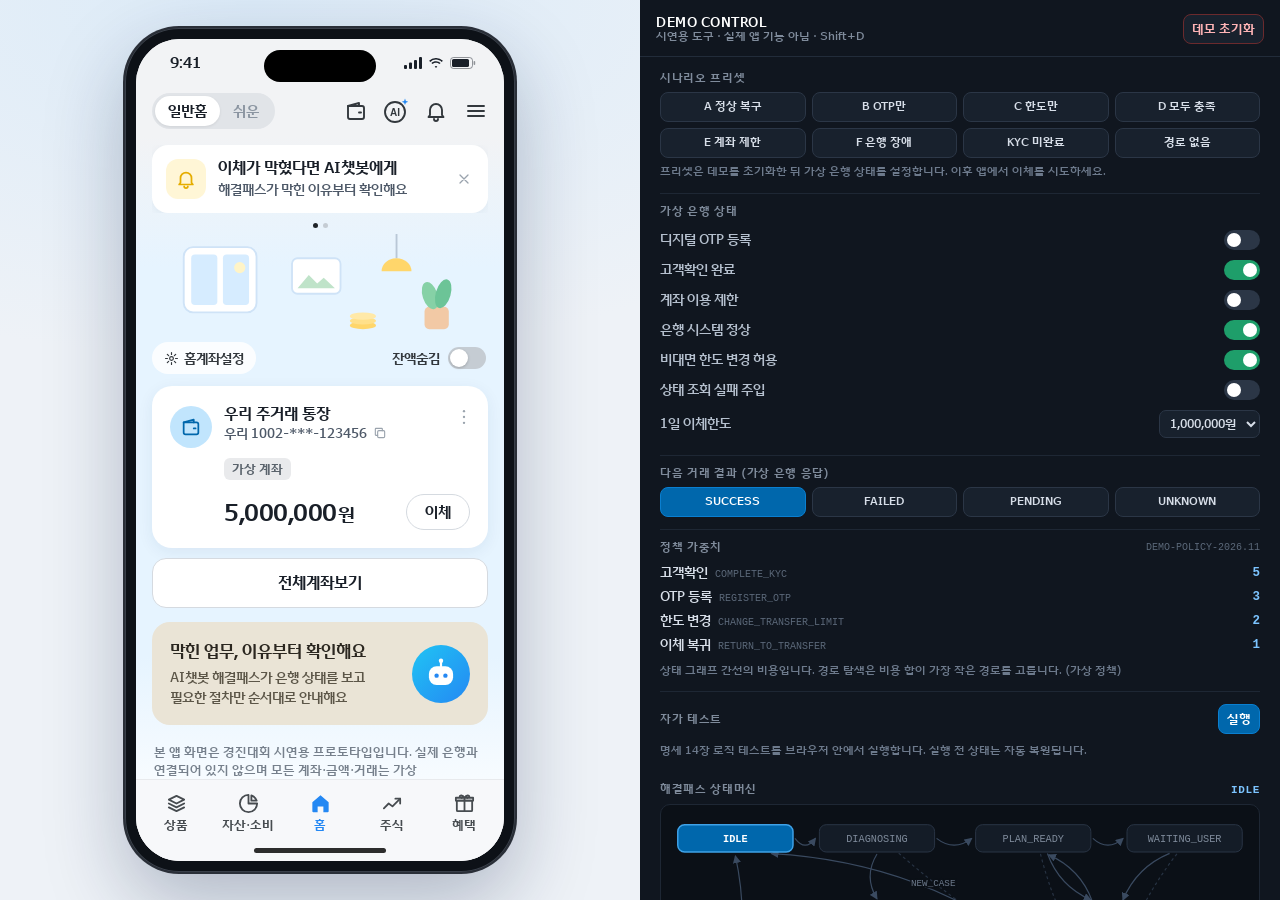
<file: index.html>
<!DOCTYPE html>
<html lang="ko">
<head>
  <meta charset="UTF-8" />
  <meta name="viewport" content="width=device-width, initial-scale=1, viewport-fit=cover" />
  <meta name="theme-color" content="#0067AC" />
  <meta name="description" content="WON 해결패스 인터랙티브 프로토타입 - 모든 데이터와 거래는 브라우저 내부 시뮬레이션입니다." />
  <title>WON 해결패스 · 인터랙티브 프로토타입</title>
  <link rel="stylesheet" href="css/style.css" />
  <link rel="stylesheet" href="css/components.css" />
</head>
<body>
  <div class="stage">
    <div class="stage-main">
      <section class="stage-intro" aria-label="프로토타입 소개">
        <p class="stage-intro__eyebrow">WIN &amp; WON<br>2026 우리은행 X SSAFY 아이디어 경진대회</p>
        <h1 class="stage-intro__title">WON 해결패스</h1>
        <p class="stage-intro__desc">“이체가 안 돼요”에서 해결 확인까지.<br />상태 기반 금융 업무 오류 해결 서비스 프로토타입</p>
      </section>

      <div class="phone" id="phone">
        <div class="phone-island" aria-hidden="true"></div>
        <div class="phone-screen">
          <div class="statusbar" aria-hidden="true">
            <span class="statusbar__time">9:41</span>
            <span class="statusbar__icons">
              <svg width="18" height="12" viewBox="0 0 18 12"><rect x="0" y="8" width="3" height="4" rx="1"/><rect x="5" y="5.5" width="3" height="6.5" rx="1"/><rect x="10" y="3" width="3" height="9" rx="1"/><rect x="15" y="0" width="3" height="12" rx="1"/></svg>
              <svg width="16" height="12" viewBox="0 0 16 12"><path d="M8 2.6c2.2 0 4.2.9 5.7 2.3l1.2-1.2A9.7 9.7 0 0 0 8 1 9.7 9.7 0 0 0 1.1 3.7l1.2 1.2A8.1 8.1 0 0 1 8 2.6Zm0 3.2c1.3 0 2.5.5 3.4 1.3l1.2-1.2A6.6 6.6 0 0 0 8 4.2c-1.8 0-3.4.7-4.6 1.7l1.2 1.2c.9-.8 2.1-1.3 3.4-1.3Zm0 3.2c-.5 0-1 .2-1.3.5L8 11l1.3-1.5c-.3-.3-.8-.5-1.3-.5Z"/></svg>
              <svg width="26" height="12" viewBox="0 0 26 12"><rect x=".5" y=".5" width="22" height="11" rx="3" fill="none" stroke="currentColor" opacity=".45"/><rect x="2" y="2" width="17" height="8" rx="1.6"/><rect x="23.6" y="4" width="1.6" height="4" rx=".8" opacity=".45"/></svg>
            </span>
          </div>
          <main class="viewport" id="viewport" aria-live="polite"></main>
          <div class="overlay-root" id="overlay-root"></div>
          <div class="home-indicator" aria-hidden="true"></div>
        </div>
      </div>
    </div>

    <aside class="demo-panel" id="demo-panel" aria-label="시연 제어 패널"></aside>
  </div>

  <!-- ES Module 대신 일반 script를 의존 순서대로 로드한다 (file:// 실행 지원) -->
  <script src="js/state.js"></script>
  <script src="js/mockBank.js"></script>
  <script src="js/ruleEngine.js"></script>
  <script src="js/pathfinder.js"></script>
  <script src="js/chatbot.js"></script>
  <script src="js/ui.js"></script>
  <script src="js/app.js"></script>
  <script src="js/demoPanel.js"></script>
  <script src="js/selfTest.js"></script>
</body>
</html>
</file>
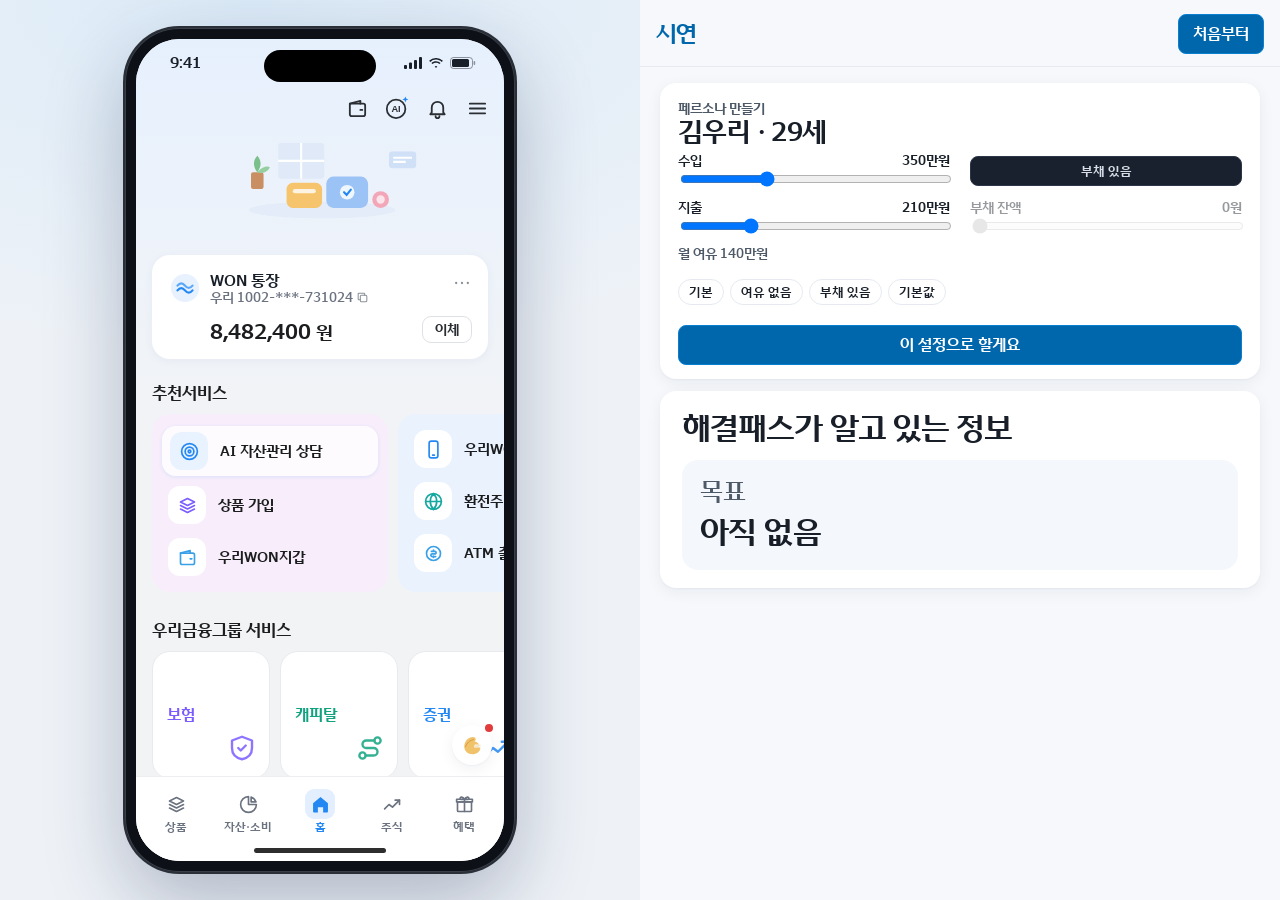
<file: prototype/index.html>
<!DOCTYPE html>
<html lang="ko">
<head>
  <meta charset="UTF-8" />
  <meta name="viewport" content="width=device-width, initial-scale=1, viewport-fit=cover" />
  <meta name="theme-color" content="#0067AC" />
  <meta name="description" content="WON 해결패스 인터랙티브 목업 - 자산관리 상담과 상품 가입 지원 AI 에이전트" />
  <title>WON 해결패스 · 인터랙티브 프로토타입</title>
  <link rel="stylesheet" href="css/style.css?v=20261120b" />
  <link rel="stylesheet" href="css/components.css?v=20261120b" />
  <link rel="stylesheet" href="css/won.css?v=20261120b" />
  <script>
    if (/[?&]present=1/.test(location.search)) document.documentElement.classList.add('is-present');
  </script>
</head>
<body>
  <div class="stage">
    <div class="stage-main">
      <section class="stage-intro" aria-label="프로토타입 소개">
        <p class="stage-intro__eyebrow">WIN &amp; WON<br>2026 우리은행 X SSAFY 아이디어 경진대회</p>
        <h1 class="stage-intro__title">WON 해결패스</h1>
        <p class="stage-intro__desc">자산관리 상담에서 상품 선택, 가입 완료 확인까지.<br />우리WON뱅킹 AI 에이전트 프로토타입</p>
      </section>

      <div class="phone" id="phone">
        <div class="phone-island" aria-hidden="true"></div>
        <div class="phone-screen">
          <div class="statusbar" aria-hidden="true">
            <span class="statusbar__time">9:41</span>
            <span class="statusbar__icons">
              <svg width="18" height="12" viewBox="0 0 18 12"><rect x="0" y="8" width="3" height="4" rx="1"/><rect x="5" y="5.5" width="3" height="6.5" rx="1"/><rect x="10" y="3" width="3" height="9" rx="1"/><rect x="15" y="0" width="3" height="12" rx="1"/></svg>
              <svg width="16" height="12" viewBox="0 0 16 12"><path d="M8 2.6c2.2 0 4.2.9 5.7 2.3l1.2-1.2A9.7 9.7 0 0 0 8 1 9.7 9.7 0 0 0 1.1 3.7l1.2 1.2A8.1 8.1 0 0 1 8 2.6Zm0 3.2c1.3 0 2.5.5 3.4 1.3l1.2-1.2A6.6 6.6 0 0 0 8 4.2c-1.8 0-3.4.7-4.6 1.7l1.2 1.2c.9-.8 2.1-1.3 3.4-1.3Zm0 3.2c-.5 0-1 .2-1.3.5L8 11l1.3-1.5c-.3-.3-.8-.5-1.3-.5Z"/></svg>
              <svg width="26" height="12" viewBox="0 0 26 12"><rect x=".5" y=".5" width="22" height="11" rx="3" fill="none" stroke="currentColor" opacity=".45"/><rect x="2" y="2" width="17" height="8" rx="1.6"/><rect x="23.6" y="4" width="1.6" height="4" rx=".8" opacity=".45"/></svg>
            </span>
          </div>
          <main class="viewport" id="viewport" aria-live="polite"></main>
          <div class="overlay-root" id="overlay-root"></div>
          <div class="home-indicator" aria-hidden="true"></div>
        </div>
      </div>
    </div>

    <aside class="demo-panel" id="demo-panel" aria-label="시연 제어 패널"></aside>
  </div>

  <!-- ES Module 대신 일반 script를 의존 순서대로 로드한다 (file:// 실행 지원) -->
  <script src="js/state.js?v=20261120b"></script>
  <script src="js/data/scenario.js?v=20261120b"></script>
  <script src="js/mockBank.js?v=20261120b"></script>
  <script src="js/ruleEngine.js?v=20261120b"></script>
  <script src="js/pathfinder.js?v=20261120b"></script>
  <script src="js/assetAdvisor.js?v=20261120b"></script>
  <script src="js/lumpsumAdvisor.js?v=20261120b"></script>
  <script src="js/data/lumpsumScript.js?v=20261120b"></script>
  <script src="js/aiSchema.js?v=20261120b"></script>
  <script src="js/aiAgent.js?v=20261120b"></script>
  <script src="js/ui.js?v=20261120b"></script>
  <script src="js/app.js?v=20261120b"></script>
  <script src="js/flows/joinFlow.js?v=20261120b"></script>
  <script src="js/flows/directFlow.js?v=20261120b"></script>
  <script src="js/flows/assetFlow.js?v=20261120b"></script>
  <script src="js/flows/lumpsumFlow.js?v=20261120b"></script>
  <script src="js/screens/home.js?v=20261120b"></script>
  <script src="js/screens/join.js?v=20261120b"></script>
  <script src="js/screens/direct.js?v=20261120b"></script>
  <script src="js/screens/asset.js?v=20261120b"></script>
  <script src="js/screens/spend.js?v=20261120b"></script>
  <script src="js/screens/lumpsum.js?v=20261120b"></script>
  <script src="js/goalInfo.js?v=20261120b"></script>
  <script src="js/demoPanel.js?v=20261120b"></script>
  <script src="js/selfTest.js?v=20261120b"></script>
</body>
</html>
</file>
<file: css/style.css>
/* =========================================================
   WON 해결패스 프로토타입 - 레이아웃 / 디자인 토큰
   ========================================================= */

/* 우리다움체: 우리금융그룹 무료 배포 서체. 라이선스상 배포 파일(TTF) 그대로 사용한다.
   힌팅이 포함된 TTF 배포본이 Windows에서 OTF보다 작은 글자를 선명하게 렌더링한다. */
@font-face {
  font-family: "Wooridaum";
  src: url("../fonts/WooridaumL.ttf") format("truetype");
  font-weight: 300;
  font-display: swap;
}

@font-face {
  font-family: "Wooridaum";
  src: url("../fonts/WooridaumR.ttf") format("truetype");
  font-weight: 400;
  font-display: swap;
}

@font-face {
  font-family: "Wooridaum";
  src: url("../fonts/WooridaumB.ttf") format("truetype");
  font-weight: 700;
  font-display: swap;
}

:root {
  /* 앱 UI 기본색(우리WON뱅킹 화면 기준)과 CI 색상 */
  --won-blue: #2488f3;
  --won-blue-dark: #1a72d6;
  --won-blue-deep: #0067ac;
  --won-blue-light: #e6eeff;
  --won-sky: #20c4f4;

  --bg: #f2f3f5;
  --surface: #ffffff;
  --line: #e6eaf0;
  --line-strong: #d3dae3;

  --text: #191f28;
  --text-2: #4e5968;
  --text-3: #76808c;

  --success: #1e9e6a;
  --success-bg: #e7f6ef;
  --warning: #e08f00;
  --warning-bg: #fff4dc;
  --danger: #e5484d;
  --danger-bg: #fdecec;
  --neutral-bg: #eef1f5;

  --radius-sm: 10px;
  --radius: 16px;
  --radius-lg: 22px;

  --shadow-card: 0 1px 2px rgba(16, 32, 64, 0.04), 0 4px 16px rgba(16, 32, 64, 0.06);
  --shadow-float: 0 12px 40px rgba(10, 30, 70, 0.18);

  --font: "Wooridaum", "Pretendard", "Pretendard Variable", -apple-system, BlinkMacSystemFont, "Apple SD Gothic Neo",
    "Malgun Gothic", "맑은 고딕", "Noto Sans KR", system-ui, sans-serif;
  --mono: "SFMono-Regular", Consolas, "D2Coding", "Liberation Mono", monospace;

  --ease: cubic-bezier(0.22, 0.8, 0.24, 1);
}

*,
*::before,
*::after {
  box-sizing: border-box;
}

html,
body {
  margin: 0;
  padding: 0;
  height: 100%;
}

body {
  font-family: var(--font);
  color: var(--text);
  background: radial-gradient(1200px 600px at 20% 0%, #dcebf8 0%, transparent 60%),
    radial-gradient(900px 600px at 100% 100%, #e3e9f6 0%, transparent 55%), #eef2f7;
  -webkit-font-smoothing: antialiased;
  -webkit-tap-highlight-color: transparent;
  word-break: keep-all;
  overflow-wrap: anywhere;
}

button,
input,
select,
textarea {
  font: inherit;
  color: inherit;
}

button {
  cursor: pointer;
}

/* ---------- Stage (PC) ---------- */

/* PC: 왼쪽 50% 앱, 오른쪽 50% 시연 제어 패널 */
.stage {
  height: 100vh;
  height: 100dvh;
  display: grid;
  grid-template-columns: 1fr 1fr;
}

.stage.is-panel-hidden {
  grid-template-columns: 1fr;
}

.stage-main {
  min-width: 0;
  min-height: 0;
  display: flex;
  align-items: center;
  justify-content: center;
  gap: 32px;
  padding: 20px;
}

.stage-intro {
  display: none;
  width: 300px;
  color: var(--won-blue-deep);
}

.stage-intro__eyebrow {
  font-size: 12px;
  font-weight: 600;
  color: var(--text-3);
  margin: 0 0 10px;
  letter-spacing: -0.01em;
}

.stage-intro__title {
  font-size: 34px;
  margin: 0 0 10px;
  letter-spacing: -0.03em;
  color: var(--won-blue);
}

.stage-intro__desc {
  margin: 0 0 22px;
  font-size: 15px;
  line-height: 1.6;
  color: var(--text-2);
}

.stage-intro__list {
  list-style: none;
  padding: 0;
  margin: 0 0 22px;
  display: grid;
  gap: 10px;
}

.stage-intro__list li {
  background: rgba(255, 255, 255, 0.7);
  border: 1px solid rgba(255, 255, 255, 0.9);
  border-radius: 12px;
  padding: 10px 12px;
  font-size: 13px;
  color: var(--text-2);
  line-height: 1.45;
}

.stage-intro__list strong {
  display: block;
  color: var(--won-blue-deep);
  font-size: 14px;
  margin-bottom: 2px;
}

.stage-intro__notice {
  font-size: 12px;
  line-height: 1.6;
  color: var(--text-3);
  margin: 0;
}

/* ---------- Phone frame ---------- */

.phone {
  position: relative;
  flex: none;
  height: clamp(680px, calc(100dvh - 40px), 844px);
  aspect-ratio: 390 / 844;
  border-radius: 54px;
  background: #0d1117;
  padding: 11px;
  box-shadow: 0 0 0 2px #2a2f38, 0 30px 80px rgba(10, 30, 70, 0.28), inset 0 0 0 1px #3a404a;
}

.phone-island {
  position: absolute;
  top: 22px;
  left: 50%;
  transform: translateX(-50%);
  width: 112px;
  height: 32px;
  border-radius: 20px;
  background: #000;
  z-index: 50;
}

.phone-screen {
  position: relative;
  width: 100%;
  height: 100%;
  border-radius: 44px;
  overflow: hidden;
  background: var(--bg);
  display: flex;
  flex-direction: column;
  isolation: isolate;
}

.statusbar {
  flex: none;
  height: 48px;
  padding: 0 28px 0 34px;
  display: flex;
  align-items: center;
  justify-content: space-between;
  font-size: 15px;
  font-weight: 700;
  color: var(--text);
  background: transparent;
  position: relative;
  z-index: 40;
  transition: color 0.3s;
}

.statusbar__icons {
  display: inline-flex;
  gap: 6px;
  align-items: center;
}

.statusbar svg {
  fill: currentColor;
}

.phone-screen.is-dark-top .statusbar {
  color: #fff;
}

.home-indicator {
  position: absolute;
  bottom: 8px;
  left: 50%;
  transform: translateX(-50%);
  width: 132px;
  height: 5px;
  border-radius: 3px;
  background: rgba(0, 0, 0, 0.82);
  z-index: 60;
  pointer-events: none;
}

/* ---------- Viewport & screens ---------- */

.viewport {
  position: absolute;
  inset: 0;
  overflow: hidden;
}

.screen {
  position: absolute;
  inset: 0;
  display: flex;
  flex-direction: column;
  background: var(--bg);
  padding-top: 48px; /* statusbar */
}

.screen.is-white {
  background: var(--surface);
}

.screen-body {
  flex: 1;
  overflow-y: auto;
  overflow-x: hidden;
  -webkit-overflow-scrolling: touch;
  scrollbar-width: none;
  padding: 4px 20px 28px;
}

.screen-body::-webkit-scrollbar {
  display: none;
}

.screen-footer {
  flex: none;
  padding: 12px 20px 26px;
  background: linear-gradient(to top, var(--bg) 70%, rgba(242, 243, 245, 0));
}

.screen.is-white .screen-footer {
  background: linear-gradient(to top, #fff 70%, rgba(255, 255, 255, 0));
}

/* transitions */
.screen.enter {
  animation: screenIn 0.34s var(--ease) both;
}
.screen.leave {
  animation: screenOut 0.34s var(--ease) both;
}
.screen.enter-back {
  animation: screenInBack 0.34s var(--ease) both;
}
.screen.leave-back {
  animation: screenOutBack 0.34s var(--ease) both;
  z-index: 2;
}
.screen.enter-fade {
  animation: fadeIn 0.25s ease both;
}

@keyframes screenIn {
  from {
    transform: translateX(36%);
    opacity: 0;
  }
  to {
    transform: none;
    opacity: 1;
  }
}
@keyframes screenOut {
  from {
    transform: none;
    opacity: 1;
  }
  to {
    transform: translateX(-14%);
    opacity: 0;
  }
}
@keyframes screenInBack {
  from {
    transform: translateX(-14%);
    opacity: 0;
  }
  to {
    transform: none;
    opacity: 1;
  }
}
@keyframes screenOutBack {
  from {
    transform: none;
    opacity: 1;
  }
  to {
    transform: translateX(36%);
    opacity: 0;
  }
}
@keyframes fadeIn {
  from {
    opacity: 0;
  }
  to {
    opacity: 1;
  }
}

/* overlay (sheet / modal / toast) */
.overlay-root {
  position: absolute;
  inset: 0;
  z-index: 30;
  pointer-events: none;
}

.overlay-root > * {
  pointer-events: auto;
}

/* ---------- Demo panel placement ---------- */

.stage > .demo-panel {
  min-width: 0;
  height: 100vh;
  height: 100dvh;
  border-radius: 0;
}

.stage.is-panel-hidden > .demo-panel {
  display: none;
}

/* ---------- Responsive ---------- */

/* 왼쪽 절반에 소개 문구와 폰이 함께 들어갈 만큼 넓을 때만 소개 표시 */
@media (min-width: 1560px) {
  .stage-intro {
    display: block;
  }
}

@media (min-width: 1320px) {
  .stage.is-panel-hidden .stage-intro {
    display: block;
  }
}

@media (max-width: 900px) {
  .stage {
    display: block;
    height: auto;
    min-height: 100dvh;
  }
  .stage-main {
    min-height: 100dvh;
  }
  body .demo-panel {
    display: none;
  }
  body .demo-panel.is-open {
    display: flex;
    position: fixed;
    inset: 12px 12px auto auto;
    width: min(420px, calc(100vw - 24px));
    height: calc(100dvh - 24px);
    border-radius: 20px;
    z-index: 1000;
  }
}

/* 실제 모바일 기기: 프레임 제거, 화면 전체 사용 */
@media (max-width: 520px) {
  body {
    background: var(--bg);
  }
  .stage,
  .stage-main {
    padding: 0;
    display: block;
    min-height: 100dvh;
  }
  .phone {
    width: 100vw;
    height: 100vh;
    height: 100dvh;
    aspect-ratio: auto;
    border-radius: 0;
    padding: 0;
    box-shadow: none;
    background: var(--bg);
  }
  .phone-island,
  .home-indicator,
  .statusbar {
    display: none;
  }
  .phone-screen {
    border-radius: 0;
  }
  .screen {
    padding-top: env(safe-area-inset-top, 0px);
  }
  .screen-footer {
    padding-bottom: calc(16px + env(safe-area-inset-bottom, 0px));
  }
}

@media (prefers-reduced-motion: reduce) {
  *,
  *::before,
  *::after {
    animation-duration: 0.01ms !important;
    transition-duration: 0.01ms !important;
  }
}
</file>
<file: css/components.css>
/* =========================================================
   WON 해결패스 프로토타입 - 컴포넌트
   ========================================================= */

/* ---------- App bar ---------- */

.appbar {
  flex: none;
  height: 52px;
  display: grid;
  grid-template-columns: 48px 1fr 48px;
  align-items: center;
  padding: 0 6px;
  background: inherit;
  position: relative;
  z-index: 3;
}

.appbar__title {
  text-align: center;
  font-size: 17px;
  font-weight: 700;
  letter-spacing: -0.02em;
  white-space: nowrap;
  overflow: hidden;
  text-overflow: ellipsis;
}

.icon-btn {
  width: 44px;
  height: 44px;
  border: 0;
  background: transparent;
  border-radius: 12px;
  display: inline-flex;
  align-items: center;
  justify-content: center;
  color: var(--text);
  transition: background 0.15s;
}

.icon-btn:hover {
  background: rgba(0, 0, 0, 0.04);
}

.icon-btn:active {
  background: rgba(0, 0, 0, 0.08);
}

.icon-btn svg {
  width: 24px;
  height: 24px;
}

/* ---------- Home ---------- */

.screen[data-screen="home"] {
  background: #f2f3f5;
}

.home-top {
  position: relative;
  z-index: 2;
  flex: none;
  display: flex;
  align-items: center;
  justify-content: space-between;
  padding: 4px 8px 6px 16px;
  background: #f2f3f5;
}

.home-mode {
  display: inline-flex;
  padding: 3px;
  border-radius: 999px;
  background: #e1e4e8;
}

.home-mode button {
  height: 30px;
  padding: 0 13px;
  border: 0;
  border-radius: 999px;
  background: transparent;
  font-size: 14px;
  font-weight: 700;
  color: #8b95a1;
}

.home-mode button.is-on {
  background: #fff;
  color: var(--text);
  box-shadow: 0 1px 3px rgba(0, 0, 0, 0.08);
}

.home-top__actions {
  position: relative;
  display: flex;
  align-items: center;
}

.home-top__actions .icon-btn {
  width: 40px;
  height: 40px;
  color: #33383d;
}

.ai-btn {
  position: relative;
}

.home-top__actions .ai-btn svg {
  width: 28px;
  height: 28px;
}

.ai-btn.has-dot::after {
  content: "";
  position: absolute;
  top: 7px;
  right: 5px;
  width: 7px;
  height: 7px;
  border-radius: 50%;
  background: #ff4d4f;
  border: 1.5px solid #f2f3f5;
}

.ai-tip {
  position: absolute;
  top: calc(100% + 6px);
  left: 60px;
  transform: translateX(-50%);
  padding: 6px 10px;
  border-radius: 8px;
  background: #1f2428;
  color: #fff;
  font-size: 11.5px;
  font-weight: 700;
  white-space: nowrap;
  pointer-events: none;
  animation: aiTip 4.5s ease forwards;
}

.ai-tip::before {
  content: "";
  position: absolute;
  top: -4px;
  left: 50%;
  width: 8px;
  height: 8px;
  background: #1f2428;
  transform: translateX(-50%) rotate(45deg);
}

@keyframes aiTip {
  0% {
    opacity: 0;
    transform: translate(-50%, 4px);
  }
  8%,
  80% {
    opacity: 1;
    transform: translate(-50%, 0);
  }
  100% {
    opacity: 0;
    visibility: hidden;
  }
}

.home-body {
  padding: 2px 16px 24px;
  background: linear-gradient(to bottom, #f2f3f5 0, #e6f4ff 130px, #e6f4ff 520px, #fff 700px) local;
}

.home-notice {
  margin-top: 6px;
}

.home-notice__track {
  display: flex;
  gap: 10px;
  overflow-x: auto;
  scroll-snap-type: x mandatory;
  scrollbar-width: none;
}

.home-notice__track::-webkit-scrollbar {
  display: none;
}

.home-notice__item {
  flex: 0 0 100%;
  scroll-snap-align: center;
  display: flex;
  align-items: center;
  background: #fff;
  border-radius: 16px;
  box-shadow: 0 2px 10px rgba(30, 60, 100, 0.06);
}

.home-notice__main {
  flex: 1;
  min-width: 0;
  display: flex;
  align-items: center;
  gap: 12px;
  padding: 14px 10px 14px 14px;
  border: 0;
  background: transparent;
  text-align: left;
  color: var(--text);
}

.home-notice__icon {
  flex: none;
  width: 40px;
  height: 40px;
  border-radius: 12px;
  background: #fff6d6;
  color: #e5ad00;
  display: grid;
  place-items: center;
}

.home-notice__icon svg {
  width: 22px;
  height: 22px;
}

.home-notice__item.is-case .home-notice__icon {
  background: var(--won-blue-light);
  color: var(--won-blue);
}

.home-notice__text {
  flex: 1;
  min-width: 0;
  font-size: 13px;
  line-height: 1.4;
  color: var(--text-2);
  word-break: keep-all;
}

.home-notice__text strong,
.home-notice__text span {
  display: block;
  white-space: nowrap;
  overflow: hidden;
  text-overflow: ellipsis;
}

.home-notice__text strong {
  margin-bottom: 1px;
  font-size: 14.5px;
  font-weight: 700;
  color: var(--text);
}

.home-notice__go {
  flex: none;
  display: flex;
  color: #9aa3ad;
}

.home-notice__go svg {
  width: 18px;
  height: 18px;
}

.home-notice__close {
  flex: none;
  width: 36px;
  height: 36px;
  margin-right: 6px;
  border: 0;
  border-radius: 10px;
  background: transparent;
  color: #9aa3ad;
  display: grid;
  place-items: center;
}

.home-notice__close svg {
  width: 16px;
  height: 16px;
}

.dots {
  display: flex;
  justify-content: center;
  gap: 5px;
  margin-top: 10px;
}

.dots i {
  width: 5px;
  height: 5px;
  border-radius: 50%;
  background: #c5ccd3;
  transition: background 0.2s;
}

.dots i.is-on {
  background: #1f2428;
}

.home-hero {
  margin-top: 6px;
}

.home-hero__art {
  display: block;
  width: 100%;
  height: auto;
}

.home-hero__bar {
  display: flex;
  align-items: center;
  justify-content: space-between;
  margin-top: -4px;
}

.pill-btn {
  display: inline-flex;
  align-items: center;
  gap: 5px;
  height: 32px;
  padding: 0 12px;
  border: 0;
  border-radius: 999px;
  background: rgba(255, 255, 255, 0.85);
  font-size: 13px;
  font-weight: 700;
  color: #33383d;
}

.pill-btn svg {
  width: 15px;
  height: 15px;
}

.toggle-pill {
  display: inline-flex;
  align-items: center;
  gap: 8px;
  padding: 4px 2px;
  border: 0;
  background: transparent;
  font-size: 13px;
  font-weight: 700;
  color: #33383d;
}

.toggle-pill__track {
  position: relative;
  width: 38px;
  height: 22px;
  border-radius: 999px;
  background: #c5ccd3;
  transition: background 0.2s;
}

.toggle-pill__knob {
  position: absolute;
  top: 2px;
  left: 2px;
  width: 18px;
  height: 18px;
  border-radius: 50%;
  background: #fff;
  box-shadow: 0 1px 3px rgba(0, 0, 0, 0.2);
  transition: transform 0.2s;
}

.toggle-pill.is-on .toggle-pill__track {
  background: var(--won-blue);
}

.toggle-pill.is-on .toggle-pill__knob {
  transform: translateX(16px);
}

.home-body > .notice {
  margin-top: 12px;
}

.acct {
  margin-top: 12px;
  padding: 20px 18px 18px;
  border-radius: 20px;
  background: #fff;
  box-shadow: 0 4px 16px rgba(30, 60, 100, 0.07);
  cursor: pointer;
}

.acct__head {
  display: flex;
  align-items: flex-start;
  gap: 12px;
}

.acct__logo {
  flex: none;
  width: 42px;
  height: 42px;
  border-radius: 50%;
  background: #c1e5fd;
  color: var(--won-blue-deep);
  display: grid;
  place-items: center;
}

.acct__logo svg {
  width: 22px;
  height: 22px;
}

.acct__info {
  flex: 1;
  min-width: 0;
}

.acct__name {
  font-size: 15px;
  font-weight: 700;
}

.acct__num {
  display: flex;
  align-items: center;
  gap: 4px;
  margin-top: 2px;
  font-size: 13px;
  color: var(--text-2);
  font-variant-numeric: tabular-nums;
}

.acct__copy {
  display: inline-grid;
  padding: 2px;
  border: 0;
  background: transparent;
  color: #9aa3ad;
}

.acct__copy svg {
  width: 14px;
  height: 14px;
}

.acct__more {
  flex: none;
  width: 30px;
  height: 30px;
  margin: -4px -8px 0 0;
  border: 0;
  background: transparent;
  color: #9aa3ad;
  display: grid;
  place-items: center;
}

.acct__more svg {
  width: 20px;
  height: 20px;
}

.acct__tags {
  display: flex;
  gap: 6px;
  margin: 10px 0 0 54px;
}

.tag {
  display: inline-flex;
  align-items: center;
  height: 22px;
  padding: 0 8px;
  border-radius: 6px;
  background: #e9eaec;
  color: #5a636c;
  font-size: 11.5px;
  font-weight: 700;
}

.acct__foot {
  display: flex;
  align-items: center;
  justify-content: space-between;
  gap: 12px;
  margin: 14px 0 0 54px;
}

.acct__bal {
  font-size: 24px;
  font-weight: 700;
  letter-spacing: -0.02em;
  font-variant-numeric: tabular-nums;
}

.acct__bal small {
  margin-left: 1px;
  font-size: 18px;
}

.acct__hidden {
  font-size: 18px;
  color: var(--text-3);
}

.acct__err {
  font-size: 14px;
  font-weight: 600;
  color: var(--text-2);
}

.acct__btn {
  flex: none;
  height: 36px;
  padding: 0 18px;
  border: 1px solid #d5dae0;
  border-radius: 999px;
  background: #fff;
  font-size: 14px;
  font-weight: 700;
  color: var(--text);
}

.acct__btn:active,
.home-all:active {
  background: #f2f3f5;
}

.home-all {
  width: 100%;
  height: 50px;
  margin-top: 10px;
  border: 1px solid #d5dae0;
  border-radius: 14px;
  background: #fff;
  font-size: 15px;
  font-weight: 700;
  color: var(--text);
}

.promo {
  width: 100%;
  margin-top: 14px;
  display: flex;
  align-items: center;
  gap: 12px;
  padding: 18px;
  border: 0;
  border-radius: 18px;
  background: #eae4d6;
  text-align: left;
  color: var(--text);
}

.promo__text {
  flex: 1;
  min-width: 0;
  font-size: 13px;
  line-height: 1.5;
  color: #5c5648;
  word-break: keep-all;
}

.promo__text strong {
  display: block;
  margin-bottom: 4px;
  font-size: 16px;
  color: #2b2720;
}

.promo__art {
  flex: none;
  width: 58px;
  height: 58px;
  border-radius: 50%;
  background: linear-gradient(135deg, var(--won-sky), var(--won-blue));
  display: grid;
  place-items: center;
}

.promo__art svg {
  width: 44px;
  height: 44px;
}

.home-body .fineprint {
  margin-top: 18px;
}

.bottom-nav {
  flex: none;
  display: grid;
  grid-template-columns: repeat(5, 1fr);
  padding: 6px 4px 24px;
  background: #f7f8fa;
  border-top: 1px solid #e8eaed;
}

.bottom-nav__item {
  display: flex;
  flex-direction: column;
  align-items: center;
  gap: 4px;
  padding: 6px 0;
  border: 0;
  background: transparent;
  font-size: 11.5px;
  font-weight: 700;
  color: #474c50;
}

.bottom-nav__item svg {
  width: 23px;
  height: 23px;
}

.bottom-nav__item.is-active {
  color: var(--won-blue);
}

/* ---------- Cards ---------- */

.card {
  background: var(--surface);
  border-radius: var(--radius);
  padding: 18px;
  box-shadow: var(--shadow-card);
}

.card + .card,
.card + .section,
.section + .card,
.section + .section {
  margin-top: 12px;
}

.card--tight {
  padding: 14px 16px;
}

.card--outline {
  box-shadow: none;
  border: 1px solid var(--line);
}

.card__title {
  font-size: 16px;
  font-weight: 700;
  letter-spacing: -0.02em;
  margin: 0 0 4px;
}

.card__desc {
  font-size: 13px;
  color: var(--text-2);
  line-height: 1.55;
  margin: 0;
}

.section {
  margin-top: 18px;
}

.section-title {
  font-size: 15px;
  font-weight: 700;
  margin: 0 2px 10px;
  display: flex;
  align-items: center;
  justify-content: space-between;
  letter-spacing: -0.02em;
}

.section-title small {
  font-weight: 500;
  color: var(--text-3);
  font-size: 12px;
}

/* ---------- Lists ---------- */

.tx-list {
  display: flex;
  flex-direction: column;
}

.tx-item {
  display: flex;
  justify-content: space-between;
  align-items: center;
  padding: 12px 0;
  border-bottom: 1px solid var(--line);
  font-size: 14px;
  gap: 8px;
}

.tx-item:last-child {
  border-bottom: 0;
}

.tx-item__sub {
  font-size: 12px;
  color: var(--text-3);
  margin-top: 2px;
}

.tx-item__amount {
  font-weight: 700;
  font-variant-numeric: tabular-nums;
  text-align: right;
  white-space: nowrap;
}

.empty {
  text-align: center;
  color: var(--text-3);
  font-size: 13px;
  padding: 16px 0;
}

.kv {
  display: flex;
  flex-direction: column;
}

.kv__row {
  display: flex;
  justify-content: space-between;
  align-items: center;
  gap: 12px;
  padding: 11px 0;
  border-bottom: 1px solid var(--line);
  font-size: 14px;
}

.kv__row:last-child {
  border-bottom: 0;
}

.kv__key {
  color: var(--text-2);
  flex: none;
}

.kv__val {
  font-weight: 600;
  text-align: right;
  font-variant-numeric: tabular-nums;
}

/* ---------- Buttons ---------- */

.btn {
  display: inline-flex;
  align-items: center;
  justify-content: center;
  gap: 6px;
  height: 48px;
  padding: 0 18px;
  border-radius: 14px;
  border: 0;
  font-size: 15px;
  font-weight: 700;
  letter-spacing: -0.02em;
  transition: background 0.15s, transform 0.1s, opacity 0.15s, box-shadow 0.15s;
  white-space: nowrap;
  position: relative;
}

.btn:active:not(:disabled) {
  transform: scale(0.98);
}

.btn:disabled {
  cursor: not-allowed;
  opacity: 0.45;
}

.btn--primary {
  background: var(--won-blue);
  color: #fff;
  box-shadow: 0 4px 12px rgba(36, 136, 243, 0.24);
}

.btn--primary:hover:not(:disabled) {
  background: var(--won-blue-dark);
}

.btn--secondary {
  background: var(--won-blue-light);
  color: var(--won-blue);
}

.btn--secondary:hover:not(:disabled) {
  background: #dbeaf8;
}

.btn--ghost {
  background: var(--neutral-bg);
  color: var(--text-2);
}

.btn--ghost:hover:not(:disabled) {
  background: #e4e8ee;
}

.btn--danger {
  background: var(--danger);
  color: #fff;
}

.btn--white {
  background: #fff;
  color: var(--won-blue);
  border: 1px solid #cfe2f5;
}

.btn--block {
  width: 100%;
}

.btn--sm {
  height: 38px;
  padding: 0 14px;
  font-size: 13px;
  border-radius: 11px;
}

.btn--lg {
  height: 56px;
  font-size: 17px;
  border-radius: 16px;
}

.btn-row {
  display: flex;
  gap: 8px;
}

.btn-row > .btn {
  flex: 1;
}

.btn-stack {
  display: flex;
  flex-direction: column;
  gap: 8px;
}

.btn.is-loading {
  color: transparent !important;
  pointer-events: none;
}

.btn.is-loading::after {
  content: "";
  position: absolute;
  width: 20px;
  height: 20px;
  border-radius: 50%;
  border: 2.5px solid rgba(255, 255, 255, 0.45);
  border-top-color: #fff;
  animation: spin 0.7s linear infinite;
}

.btn--secondary.is-loading::after,
.btn--ghost.is-loading::after,
.btn--white.is-loading::after {
  border-color: rgba(36, 136, 243, 0.25);
  border-top-color: var(--won-blue);
}

.link-btn {
  border: 0;
  background: none;
  color: var(--won-blue);
  font-weight: 600;
  font-size: 13px;
  padding: 4px 0;
}

/* ---------- Badges / chips ---------- */

.badge {
  display: inline-flex;
  align-items: center;
  gap: 4px;
  height: 22px;
  padding: 0 8px;
  border-radius: 999px;
  font-size: 11px;
  font-weight: 700;
  white-space: nowrap;
  background: var(--neutral-bg);
  color: var(--text-2);
  letter-spacing: -0.01em;
}

.badge--success {
  background: var(--success-bg);
  color: var(--success);
}
.badge--warning {
  background: var(--warning-bg);
  color: #b26f00;
}
.badge--danger {
  background: var(--danger-bg);
  color: var(--danger);
}
.badge--info {
  background: var(--won-blue-light);
  color: var(--won-blue);
}
.badge--demo {
  background: #fff;
  border: 1px dashed #b9c4d2;
  color: var(--text-3);
  font-weight: 600;
}

.chip-row {
  display: flex;
  flex-wrap: wrap;
  gap: 8px;
}

.chip {
  border: 1px solid var(--line-strong);
  background: #fff;
  border-radius: 999px;
  height: 36px;
  padding: 0 14px;
  font-size: 13px;
  font-weight: 600;
  color: var(--text-2);
  transition: all 0.15s;
}

.chip:hover {
  border-color: var(--won-blue);
  color: var(--won-blue);
}

.chip.is-selected {
  background: var(--won-blue);
  border-color: var(--won-blue);
  color: #fff;
}

.chip__tag {
  font-size: 10px;
  margin-left: 4px;
  opacity: 0.85;
}

/* ---------- Notices ---------- */

.notice {
  display: flex;
  gap: 10px;
  align-items: flex-start;
  padding: 12px 14px;
  border-radius: 12px;
  font-size: 13px;
  line-height: 1.55;
  background: var(--neutral-bg);
  color: var(--text-2);
}

.notice svg {
  flex: none;
  width: 18px;
  height: 18px;
  margin-top: 1px;
}

.notice--info {
  background: var(--won-blue-light);
  color: #154a78;
}
.notice--warning {
  background: var(--warning-bg);
  color: #7a4d00;
}
.notice--danger {
  background: var(--danger-bg);
  color: #9b2226;
}
.notice--success {
  background: var(--success-bg);
  color: #0f6b46;
}

.notice + .notice,
.notice + .card,
.card + .notice {
  margin-top: 12px;
}

.sim-tag {
  display: inline-flex;
  align-items: center;
  gap: 4px;
  font-size: 11px;
  color: var(--text-3);
  font-weight: 600;
}

.fineprint {
  font-size: 11.5px;
  color: var(--text-3);
  line-height: 1.6;
  margin: 14px 2px 0;
}

/* ---------- Transfer form ---------- */

.field {
  padding: 14px 0;
  border-bottom: 1px solid var(--line);
}

.field:last-child {
  border-bottom: 0;
  padding-bottom: 4px;
}

.field:first-child {
  padding-top: 2px;
}

.field__label {
  font-size: 12px;
  color: var(--text-3);
  font-weight: 600;
  margin-bottom: 6px;
}

.field__value {
  font-size: 16px;
  font-weight: 700;
  display: flex;
  align-items: center;
  gap: 10px;
}

.field__sub {
  font-size: 13px;
  color: var(--text-2);
  margin-top: 3px;
  font-variant-numeric: tabular-nums;
}

.avatar {
  width: 38px;
  height: 38px;
  border-radius: 50%;
  background: var(--won-blue-light);
  color: var(--won-blue);
  font-weight: 800;
  display: grid;
  place-items: center;
  font-size: 15px;
  flex: none;
}

.amount-input {
  display: flex;
  align-items: baseline;
  gap: 4px;
  border-bottom: 2px solid var(--won-blue);
  padding: 4px 0 6px;
}

.amount-input input {
  border: 0;
  outline: 0;
  background: transparent;
  font-size: 28px;
  font-weight: 800;
  width: 100%;
  min-width: 0;
  letter-spacing: -0.02em;
  font-variant-numeric: tabular-nums;
}

.amount-input input:disabled {
  color: var(--text);
  -webkit-text-fill-color: var(--text);
}

.amount-input span {
  font-size: 22px;
  font-weight: 700;
}

.amount-input.is-locked {
  border-bottom-color: var(--line-strong);
}

.amount-hint {
  font-size: 13px;
  color: var(--text-2);
  margin-top: 8px;
}

.text-input {
  width: 100%;
  height: 48px;
  border-radius: 12px;
  border: 1px solid var(--line-strong);
  padding: 0 14px;
  font-size: 15px;
  outline: 0;
  background: #fff;
  transition: border-color 0.15s, box-shadow 0.15s;
}

.text-input:focus {
  border-color: var(--won-blue);
  box-shadow: 0 0 0 3px rgba(36, 136, 243, 0.12);
}

/* ---------- Diagnosis checklist ---------- */

.check-list {
  display: flex;
  flex-direction: column;
  gap: 2px;
  margin: 14px 0 6px;
}

.check-row {
  display: flex;
  align-items: center;
  justify-content: space-between;
  padding: 11px 2px;
  font-size: 14px;
  border-bottom: 1px solid var(--line);
}

.check-row:last-child {
  border-bottom: 0;
}

.check-row__label {
  display: flex;
  flex-direction: column;
  gap: 2px;
}

.check-row__label small {
  font-size: 12px;
  color: var(--text-3);
}

.check-row__state {
  min-width: 64px;
  display: flex;
  justify-content: flex-end;
}

.check-row .badge {
  animation: pop 0.25s var(--ease) both;
}

.spinner {
  width: 18px;
  height: 18px;
  border-radius: 50%;
  border: 2.5px solid var(--won-blue-light);
  border-top-color: var(--won-blue);
  animation: spin 0.7s linear infinite;
}

@keyframes spin {
  to {
    transform: rotate(360deg);
  }
}

@keyframes pop {
  from {
    transform: scale(0.7);
    opacity: 0;
  }
  to {
    transform: none;
    opacity: 1;
  }
}

.diag-summary {
  margin-top: 10px;
  animation: fadeIn 0.3s ease both;
}

/* ---------- Plan ---------- */

.plan-hero {
  background: linear-gradient(140deg, var(--won-blue) 0%, #0a4f8f 100%);
  color: #fff;
  border-radius: var(--radius-lg);
  padding: 20px;
  position: relative;
  overflow: hidden;
}

.plan-hero.is-ready {
  background: linear-gradient(140deg, #13906a 0%, #0c6d55 100%);
}

.plan-hero.is-blocked {
  background: linear-gradient(140deg, #5b6573 0%, #3b434e 100%);
}

.plan-hero__eyebrow {
  font-size: 12px;
  font-weight: 700;
  opacity: 0.85;
  display: flex;
  align-items: center;
  gap: 6px;
  margin-bottom: 8px;
}

.plan-hero__title {
  font-size: 19px;
  font-weight: 800;
  line-height: 1.4;
  letter-spacing: -0.03em;
  margin: 0;
}

.plan-hero__req {
  margin-top: 14px;
  display: flex;
  gap: 8px;
  flex-wrap: wrap;
}

.plan-hero__pill {
  background: rgba(255, 255, 255, 0.16);
  border-radius: 999px;
  padding: 5px 10px;
  font-size: 12px;
  font-weight: 600;
}

.recheck-bar {
  display: flex;
  align-items: center;
  gap: 10px;
  padding: 12px 14px;
  border-radius: 12px;
  background: var(--won-blue-light);
  color: var(--won-blue-dark);
  font-size: 13px;
  font-weight: 600;
  margin-top: 12px;
  animation: fadeIn 0.2s ease both;
}

.steps {
  display: flex;
  flex-direction: column;
  gap: 10px;
  margin-top: 14px;
  position: relative;
}

.step {
  background: #fff;
  border-radius: var(--radius);
  border: 1.5px solid transparent;
  box-shadow: var(--shadow-card);
  overflow: hidden;
  transition: border-color 0.25s, opacity 0.25s;
  animation: stepIn 0.35s var(--ease) both;
}

@keyframes stepIn {
  from {
    transform: translateY(8px);
    opacity: 0;
  }
  to {
    transform: none;
    opacity: 1;
  }
}

.step.is-current {
  border-color: var(--won-blue);
  box-shadow: 0 6px 20px rgba(36, 136, 243, 0.14);
}

.step.is-done {
  background: #fafcfb;
  box-shadow: none;
  border-color: var(--line);
}

.step.is-locked {
  opacity: 0.78;
}

.step__head {
  display: flex;
  align-items: center;
  gap: 12px;
  padding: 14px 16px;
}

.step__num {
  width: 28px;
  height: 28px;
  border-radius: 50%;
  flex: none;
  display: grid;
  place-items: center;
  font-size: 13px;
  font-weight: 800;
  background: var(--neutral-bg);
  color: var(--text-2);
}

.step.is-current .step__num {
  background: var(--won-blue);
  color: #fff;
}

.step.is-done .step__num {
  background: var(--success);
  color: #fff;
}

.step__num svg {
  width: 16px;
  height: 16px;
}

.step__title {
  flex: 1;
  font-size: 15px;
  font-weight: 700;
  letter-spacing: -0.02em;
}

.step.is-done .step__title {
  color: var(--text-2);
}

.step__body {
  padding: 0 16px 16px 50px;
}

.step__grid {
  display: grid;
  grid-template-columns: auto 1fr;
  gap: 6px 12px;
  font-size: 13px;
  line-height: 1.5;
  margin-bottom: 14px;
}

.step__grid dt {
  color: var(--text-3);
  font-weight: 600;
  white-space: nowrap;
}

.step__grid dd {
  margin: 0;
  color: var(--text);
}

.step__note {
  font-size: 12px;
  color: var(--text-3);
  margin-top: 2px;
}

.plan-meta {
  margin-top: 16px;
  padding: 12px 14px;
  border-radius: 12px;
  background: #fff;
  border: 1px dashed var(--line-strong);
  font-size: 11.5px;
  color: var(--text-3);
  line-height: 1.7;
}

.plan-meta code {
  font-family: var(--mono);
  font-size: 11px;
  background: var(--neutral-bg);
  padding: 1px 5px;
  border-radius: 4px;
  color: var(--text-2);
}

.request-summary {
  display: flex;
  align-items: center;
  gap: 12px;
  padding: 14px 16px;
  margin-top: 12px;
}

.request-summary__text {
  flex: 1;
  font-size: 13px;
  color: var(--text-2);
  line-height: 1.45;
}

.request-summary__text strong {
  display: block;
  color: var(--text);
  font-size: 15px;
}

/* ---------- Flow screens (OTP / limit / KYC) ---------- */

.flow-hero {
  text-align: center;
  padding: 18px 8px 8px;
}

.flow-hero__icon {
  width: 64px;
  height: 64px;
  border-radius: 20px;
  margin: 0 auto 14px;
  background: var(--won-blue-light);
  color: var(--won-blue);
  display: grid;
  place-items: center;
}

.flow-hero__icon svg {
  width: 32px;
  height: 32px;
}

.flow-hero__title {
  font-size: 20px;
  font-weight: 800;
  letter-spacing: -0.03em;
  margin: 0 0 6px;
}

.flow-hero__desc {
  font-size: 14px;
  color: var(--text-2);
  line-height: 1.55;
  margin: 0;
}

.flow-progress {
  display: flex;
  flex-direction: column;
  gap: 12px;
  padding: 6px 0;
}

.flow-progress__row {
  display: flex;
  align-items: center;
  gap: 10px;
  font-size: 14px;
  color: var(--text-2);
}

.flow-progress__row .dot {
  width: 22px;
  height: 22px;
  display: grid;
  place-items: center;
  flex: none;
}

.flow-progress__row.is-done {
  color: var(--text);
  font-weight: 600;
}

.done-mark {
  width: 22px;
  height: 22px;
  border-radius: 50%;
  background: var(--success);
  color: #fff;
  display: grid;
  place-items: center;
  animation: pop 0.25s var(--ease) both;
}

.done-mark svg {
  width: 14px;
  height: 14px;
}

.limit-check {
  margin-top: 14px;
  animation: fadeIn 0.25s ease both;
}

/* ---------- Result ---------- */

.result {
  text-align: center;
  padding: 26px 4px 8px;
}

.result__icon {
  width: 76px;
  height: 76px;
  border-radius: 50%;
  margin: 0 auto 18px;
  display: grid;
  place-items: center;
  animation: pop 0.4s var(--ease) both;
}

.result__icon svg {
  width: 38px;
  height: 38px;
}

.result__icon--success {
  background: var(--success-bg);
  color: var(--success);
}
.result__icon--warning {
  background: var(--warning-bg);
  color: var(--warning);
}
.result__icon--danger {
  background: var(--danger-bg);
  color: var(--danger);
}
.result__icon--neutral {
  background: var(--neutral-bg);
  color: var(--text-2);
}

.result__title {
  font-size: 22px;
  font-weight: 800;
  letter-spacing: -0.03em;
  margin: 0 0 6px;
}

.result__desc {
  font-size: 14px;
  color: var(--text-2);
  line-height: 1.55;
  margin: 0;
}

.result__amount {
  font-size: 30px;
  font-weight: 800;
  letter-spacing: -0.02em;
  margin: 14px 0 2px;
  font-variant-numeric: tabular-nums;
}

.verify-list {
  display: flex;
  flex-direction: column;
  gap: 10px;
}

.verify-item {
  display: flex;
  align-items: center;
  gap: 10px;
  font-size: 14px;
}

.verify-item__icon {
  width: 22px;
  height: 22px;
  border-radius: 50%;
  display: grid;
  place-items: center;
  flex: none;
  background: var(--success);
  color: #fff;
}

.verify-item__icon.is-pending {
  background: var(--warning-bg);
  color: var(--warning);
}

.verify-item__icon.is-fail {
  background: var(--danger-bg);
  color: var(--danger);
}

.verify-item__icon svg {
  width: 13px;
  height: 13px;
}

.verify-item__text {
  flex: 1;
}

.verify-item__text small {
  display: block;
  color: var(--text-3);
  font-size: 12px;
}

/* ---------- Bottom sheet ---------- */

.sheet-backdrop {
  position: absolute;
  inset: 0;
  background: rgba(10, 20, 35, 0.42);
  opacity: 0;
  transition: opacity 0.25s ease;
}

.sheet-backdrop.is-open {
  opacity: 1;
}

.sheet {
  position: absolute;
  left: 0;
  right: 0;
  bottom: 0;
  background: #fff;
  border-radius: 26px 26px 0 0;
  padding: 10px 22px 34px;
  transform: translateY(105%);
  transition: transform 0.34s var(--ease);
  max-height: 88%;
  overflow-y: auto;
  scrollbar-width: none;
}

.sheet.is-open {
  transform: none;
}

.sheet__handle {
  width: 40px;
  height: 5px;
  border-radius: 3px;
  background: var(--line-strong);
  margin: 0 auto 16px;
}

.sheet__title {
  font-size: 20px;
  font-weight: 800;
  letter-spacing: -0.03em;
  margin: 0 0 4px;
  display: flex;
  align-items: center;
  gap: 8px;
}

.sheet__desc {
  font-size: 14px;
  color: var(--text-2);
  line-height: 1.5;
  margin: 0;
}

/* ---------- Modal ---------- */

.modal-backdrop {
  position: absolute;
  inset: 0;
  background: rgba(10, 20, 35, 0.45);
  display: flex;
  align-items: flex-end;
  opacity: 0;
  transition: opacity 0.2s ease;
}

.modal-backdrop.is-open {
  opacity: 1;
}

.modal {
  width: 100%;
  background: #fff;
  border-radius: 26px 26px 0 0;
  padding: 24px 22px 34px;
  transform: translateY(40px);
  transition: transform 0.3s var(--ease);
}

.modal-backdrop.is-open .modal {
  transform: none;
}

.modal__title {
  font-size: 19px;
  font-weight: 800;
  margin: 0 0 6px;
  letter-spacing: -0.03em;
  line-height: 1.4;
}

.modal__body {
  font-size: 14px;
  color: var(--text-2);
  line-height: 1.55;
  margin-bottom: 18px;
}

/* ---------- Toast ---------- */

.toast-wrap {
  position: absolute;
  left: 16px;
  right: 16px;
  top: 58px;
  display: flex;
  flex-direction: column;
  align-items: center;
  gap: 8px;
  pointer-events: none !important;
  z-index: 5;
}

.toast {
  background: rgba(25, 31, 40, 0.92);
  color: #fff;
  font-size: 13px;
  font-weight: 500;
  line-height: 1.45;
  padding: 11px 16px;
  border-radius: 12px;
  max-width: 100%;
  box-shadow: var(--shadow-float);
  animation: toastIn 0.25s var(--ease) both;
  display: flex;
  gap: 8px;
  align-items: center;
}

.toast--success::before,
.toast--warning::before,
.toast--danger::before {
  content: "";
  width: 8px;
  height: 8px;
  border-radius: 50%;
  flex: none;
}
.toast--success::before {
  background: #4ade80;
}
.toast--warning::before {
  background: #fbbf24;
}
.toast--danger::before {
  background: #f87171;
}

.toast.is-leaving {
  animation: toastOut 0.2s ease both;
}

@keyframes toastIn {
  from {
    transform: translateY(-10px);
    opacity: 0;
  }
  to {
    transform: none;
    opacity: 1;
  }
}

@keyframes toastOut {
  to {
    transform: translateY(6px);
    opacity: 0;
  }
}

/* ---------- Chat ---------- */

.chat-log {
  display: flex;
  flex-direction: column;
  gap: 12px;
  padding-top: 6px;
}

.msg {
  display: flex;
  flex-direction: column;
  max-width: 88%;
  animation: stepIn 0.25s var(--ease) both;
}

.msg--user {
  align-self: flex-end;
  align-items: flex-end;
}

.msg--bot {
  align-self: flex-start;
}

.msg__bubble {
  padding: 11px 14px;
  border-radius: 18px;
  font-size: 14px;
  line-height: 1.6;
  white-space: pre-line;
}

.msg--user .msg__bubble {
  background: var(--won-blue);
  color: #fff;
  border-bottom-right-radius: 6px;
}

.msg--bot .msg__bubble {
  background: #fff;
  color: var(--text);
  border-bottom-left-radius: 6px;
  box-shadow: var(--shadow-card);
}

.msg__bubble.is-warning {
  border-left: 3px solid var(--warning);
}

.msg__links {
  display: flex;
  flex-wrap: wrap;
  gap: 6px;
  margin-top: 8px;
}

.msg__meta {
  margin-top: 6px;
  font-size: 11px;
  color: var(--text-3);
  display: flex;
  flex-wrap: wrap;
  gap: 4px;
  align-items: center;
}

.msg__meta code {
  font-family: var(--mono);
  font-size: 10.5px;
  background: #fff;
  border: 1px solid var(--line);
  padding: 0 5px;
  border-radius: 4px;
}

.bot-label {
  font-size: 12px;
  font-weight: 700;
  color: var(--won-blue);
  margin: 0 0 4px 4px;
  display: flex;
  align-items: center;
  gap: 4px;
}

.typing {
  display: inline-flex;
  gap: 4px;
  padding: 14px 16px;
  background: #fff;
  border-radius: 18px;
  border-bottom-left-radius: 6px;
  box-shadow: var(--shadow-card);
  align-self: flex-start;
}

.typing span {
  width: 6px;
  height: 6px;
  border-radius: 50%;
  background: var(--text-3);
  animation: blink 1s infinite ease-in-out;
}

.typing span:nth-child(2) {
  animation-delay: 0.15s;
}
.typing span:nth-child(3) {
  animation-delay: 0.3s;
}

@keyframes blink {
  0%,
  80%,
  100% {
    opacity: 0.3;
    transform: translateY(0);
  }
  40% {
    opacity: 1;
    transform: translateY(-3px);
  }
}

.ai-badge {
  justify-self: end;
  margin-right: 8px;
  width: 38px;
  height: 38px;
  border-radius: 11px;
  background: linear-gradient(135deg, #a539ee, #8258fa);
  color: #fff;
  display: flex;
  flex-direction: column;
  align-items: center;
  justify-content: center;
  font-size: 8.5px;
  font-weight: 700;
  line-height: 1.1;
  letter-spacing: -0.04em;
}

.ai-badge b {
  font-size: 13px;
  font-weight: 800;
}

.chat-tools {
  flex: none;
  display: flex;
  justify-content: flex-end;
  padding: 0 12px 8px;
  background: #fff;
  border-bottom: 1px solid #eef0f3;
}

.chat-tools button {
  display: inline-flex;
  align-items: center;
  gap: 4px;
  height: 30px;
  padding: 0 10px;
  border: 0;
  background: transparent;
  font-size: 12.5px;
  font-weight: 600;
  color: #5a636c;
}

.chat-tools button + button {
  border-left: 1px solid #e3e6ea;
}

.chat-tools svg {
  width: 15px;
  height: 15px;
}

.chat-body {
  background: #f8f9fb;
  padding: 14px 18px 24px;
}

.chat-day {
  display: flex;
  align-items: center;
  gap: 10px;
  font-size: 12px;
  color: var(--text-3);
}

.chat-day::before,
.chat-day::after {
  content: "";
  flex: 1;
  height: 1px;
  background: #e6e8eb;
}

.chat-sys {
  display: flex;
  align-items: center;
  justify-content: center;
  gap: 6px;
  width: fit-content;
  margin: 14px auto 0;
  padding: 7px 14px;
  border-radius: 999px;
  background: #eef0f3;
  font-size: 12px;
  color: #5a636c;
}

.chat-sys i {
  width: 6px;
  height: 6px;
  border-radius: 50%;
  background: #2888ec;
}

.chat-hello {
  margin-top: 22px;
}

.chat-avatar {
  width: 38px;
  height: 38px;
  border-radius: 50%;
  background: linear-gradient(135deg, var(--won-sky), var(--won-blue));
  display: grid;
  place-items: center;
}

.chat-avatar svg {
  width: 30px;
  height: 30px;
}

.chat-hello h2 {
  margin: 12px 0 8px;
  font-size: 21px;
  font-weight: 700;
  line-height: 1.45;
  letter-spacing: -0.03em;
}

.chat-hello p {
  margin: 0;
  font-size: 14px;
  line-height: 1.6;
  color: var(--text-2);
  word-break: keep-all;
}

.chat-chips {
  display: flex;
  flex-wrap: wrap;
  gap: 8px;
  margin-top: 16px;
}

.chat-chip {
  height: 34px;
  padding: 0 14px;
  border: 0;
  border-radius: 999px;
  background: #e6eeff;
  font-size: 13.5px;
  font-weight: 600;
  color: #2f3438;
}

.chat-chip:active {
  background: #d4e2ff;
}

.chat-cards {
  margin: 20px -18px 0;
}

.chat-cards__track {
  display: flex;
  gap: 10px;
  overflow-x: auto;
  scroll-snap-type: x mandatory;
  scroll-padding: 0 18px;
  padding: 2px 18px 10px;
  scrollbar-width: none;
}

.chat-cards__track::-webkit-scrollbar {
  display: none;
}

.chat-card {
  position: relative;
  flex: 0 0 84%;
  scroll-snap-align: start;
  padding: 22px 20px 18px;
  border-radius: 22px;
  background: #fff;
  box-shadow: 0 4px 16px rgba(30, 60, 100, 0.07);
}

.chat-card__icon {
  position: absolute;
  top: 20px;
  right: 18px;
  width: 52px;
  height: 52px;
  border-radius: 50%;
  background: #e6f4ff;
  color: var(--won-blue);
  display: grid;
  place-items: center;
}

.chat-card__icon svg {
  width: 26px;
  height: 26px;
}

.chat-card h3 {
  min-height: 52px;
  margin: 0 64px 6px 0;
  font-size: 18px;
  font-weight: 700;
  line-height: 1.4;
  letter-spacing: -0.03em;
  word-break: keep-all;
}

.chat-card h3 em {
  font-style: normal;
  color: var(--won-blue);
}

.chat-card p {
  min-height: 40px;
  margin: 0 0 16px;
  font-size: 13px;
  line-height: 1.55;
  color: var(--text-2);
  word-break: keep-all;
}

.chat-card__cta {
  width: 100%;
  height: 46px;
  border: 0;
  border-radius: 12px;
  background: var(--won-blue);
  color: #fff;
  font-size: 15px;
  font-weight: 700;
}

.chat-card__cta:active {
  background: var(--won-blue-dark);
}

.chat-cards .dots {
  margin-top: 4px;
}

.chat-time {
  margin: 8px 2px 14px;
  font-size: 11.5px;
  color: var(--text-3);
}

.chat-input {
  flex: none;
  display: flex;
  align-items: center;
  gap: 6px;
  padding: 10px 14px 26px 8px;
  background: #fff;
  border-top: 1px solid #eef0f3;
}

.chat-input > .icon-btn {
  flex: none;
  color: #5a636c;
}

.chat-input__field {
  flex: 1;
  min-width: 0;
  display: flex;
  align-items: center;
  height: 46px;
  padding: 0 6px 0 16px;
  border-radius: 12px;
  background: #f2f3f5;
  border: 1px solid transparent;
}

.chat-input__field:focus-within {
  border-color: var(--won-blue);
  background: #fff;
}

.chat-input input {
  flex: 1;
  min-width: 0;
  height: 100%;
  border: 0;
  outline: 0;
  background: transparent;
  font-size: 14.5px;
}

.chat-input__send {
  flex: none;
  width: 36px;
  height: 36px;
  border: 0;
  border-radius: 10px;
  background: transparent;
  color: var(--won-blue);
  display: grid;
  place-items: center;
}

.chat-input__send svg {
  width: 21px;
  height: 21px;
}

/* ---------- Skeleton ---------- */

.skeleton {
  display: flex;
  flex-direction: column;
  gap: 12px;
  padding: 8px 20px;
}

.sk {
  border-radius: 14px;
  background: linear-gradient(90deg, #e9edf2 25%, #f3f5f8 50%, #e9edf2 75%);
  background-size: 200% 100%;
  animation: shimmer 1.1s infinite linear;
}

@keyframes shimmer {
  from {
    background-position: 200% 0;
  }
  to {
    background-position: -200% 0;
  }
}

/* ---------- Demo panel ---------- */

.demo-panel {
  display: flex;
  flex-direction: column;
  background: #10161f;
  color: #d7dee8;
  border-radius: 20px;
  box-shadow: 0 20px 60px rgba(10, 20, 40, 0.3);
  overflow: hidden;
  font-size: 12.5px;
}

.stage > .demo-panel {
  box-shadow: none;
}

.dp-head {
  flex: none;
  padding: 14px 16px 12px;
  border-bottom: 1px solid #222c3a;
  display: flex;
  align-items: center;
  justify-content: space-between;
  gap: 8px;
}

.dp-head__title {
  font-weight: 800;
  font-size: 13px;
  letter-spacing: 0.04em;
  color: #fff;
}

.dp-head__sub {
  font-size: 11px;
  color: #7f8b9b;
  margin-top: 2px;
}

.dp-body {
  flex: 1;
  min-height: 0;
  overflow-y: auto;
  padding: 4px 20px 16px;
  scrollbar-width: thin;
  scrollbar-color: #2b3646 transparent;
}

.dp-col {
  min-width: 0;
}

/* 패널이 충분히 넓으면 조작(왼쪽) / 관찰(오른쪽) 2단 구성, 각 단 독립 스크롤 */
@media (min-width: 1400px) {
  .stage > .demo-panel {
    font-size: 13px;
  }
  .dp-body {
    display: grid;
    grid-template-columns: minmax(280px, 0.8fr) minmax(0, 1.2fr);
    gap: 24px;
    overflow: hidden;
    padding: 0 0 0 20px;
  }
  .dp-col {
    overflow-y: auto;
    min-height: 0;
    padding: 4px 0 16px;
    scrollbar-width: thin;
    scrollbar-color: #2b3646 transparent;
  }
  .dp-col--observe {
    padding-right: 20px;
    border-left: 1px solid #1e2734;
    padding-left: 24px;
    margin-left: -12px;
  }
  .dp-col--controls .dp-tests {
    max-height: none;
  }
  .dp-col--observe .dp-log,
  .dp-col--observe .dp-pre {
    max-height: 260px;
  }
}

.dp-graph {
  background: #0b1017;
  border: 1px solid #1e2734;
  border-radius: 10px;
  padding: 6px;
}

.dp-svg {
  display: block;
  width: 100%;
  height: auto;
  font-family: var(--mono);
}

.dp-svg .g-node rect {
  fill: #141c27;
  stroke: #2b3646;
  stroke-width: 1;
}

.dp-svg .g-node text {
  fill: #7f8b9b;
  font-size: 10.5px;
  text-anchor: middle;
}

.dp-svg .g-node .g-sub {
  font-size: 9.5px;
  fill: #5b6879;
}

.dp-svg .g-node.is-visited rect {
  stroke: #2f6fa3;
}

.dp-svg .g-node.is-visited text {
  fill: #b5d6f2;
}

.dp-svg .g-node.is-current rect,
.dp-svg .g-node.is-start rect {
  fill: #0067ac;
  stroke: #3fa2e8;
  stroke-width: 1.5;
}

.dp-svg .g-node.is-current text,
.dp-svg .g-node.is-start text,
.dp-svg .g-node.is-start .g-sub {
  fill: #fff;
  font-weight: 700;
}

.dp-svg .g-node.is-goal rect {
  fill: #0f2a20;
  stroke: #1e9e6a;
  stroke-width: 1.5;
}

.dp-svg .g-node.is-goal text {
  fill: #86efac;
}

.dp-svg .g-edge {
  fill: none;
  stroke: #3a4a60;
  stroke-width: 1.2;
}

.dp-svg .g-edge.is-dashed {
  stroke-dasharray: 3 3;
  opacity: 0.6;
}

.dp-svg .g-edge.is-hl {
  stroke: #3fa2e8;
  stroke-width: 2.4;
}

.dp-svg .g-elabel {
  fill: #6d7a8c;
  font-size: 9.5px;
  text-anchor: middle;
  paint-order: stroke;
  stroke: #0b1017;
  stroke-width: 3px;
}

.dp-svg .g-elabel.is-hl {
  fill: #7cc4ff;
  font-weight: 700;
}

.dp-weights code {
  font-family: var(--mono);
  font-size: 10px;
  color: #5b6879;
  margin-left: 4px;
}

.dp-weights b {
  font-family: var(--mono);
  color: #7cc4ff;
}

.dp-tag {
  font-family: var(--mono);
  font-size: 10px;
  color: #5b6879;
  text-transform: none;
  letter-spacing: 0;
  font-weight: 500;
}

.dp-section {
  padding: 12px 0;
  border-bottom: 1px solid #1e2734;
}

.dp-section:last-child {
  border-bottom: 0;
}

.dp-section__title {
  font-size: 11px;
  font-weight: 700;
  color: #7f8b9b;
  letter-spacing: 0.06em;
  text-transform: uppercase;
  margin-bottom: 8px;
  display: flex;
  justify-content: space-between;
  align-items: center;
}

.dp-btn {
  min-height: 30px;
  padding: 5px 8px;
  line-height: 1.2;
  word-break: keep-all;
  border-radius: 8px;
  border: 1px solid #2b3646;
  background: #18212d;
  color: #d7dee8;
  font-size: 12px;
  font-weight: 600;
  transition: background 0.15s, border-color 0.15s;
}

.dp-btn:hover {
  background: #202b3a;
  border-color: #3a4a60;
}

.dp-btn.is-active {
  background: #0067ac;
  border-color: #0a7fd0;
  color: #fff;
}

.dp-btn--primary {
  background: #0067ac;
  border-color: #0a7fd0;
  color: #fff;
}

.dp-btn--danger {
  border-color: #6b2a2d;
  color: #ffb4b6;
}

.dp-grid {
  display: grid;
  grid-template-columns: repeat(3, 1fr);
  gap: 6px;
}

.dp-grid--2 {
  grid-template-columns: repeat(2, 1fr);
}

.dp-grid--4 .dp-btn {
  padding: 5px 2px;
  font-size: 11px;
}

.dp-grid--4 {
  grid-template-columns: repeat(4, 1fr);
}

.dp-row {
  display: flex;
  align-items: center;
  justify-content: space-between;
  gap: 8px;
  padding: 5px 0;
}

.dp-row label {
  color: #b5c0ce;
}

.dp-switch {
  position: relative;
  width: 36px;
  height: 20px;
  flex: none;
}

.dp-switch input {
  opacity: 0;
  width: 0;
  height: 0;
  position: absolute;
}

.dp-switch span {
  position: absolute;
  inset: 0;
  border-radius: 999px;
  background: #2b3646;
  transition: background 0.15s;
  cursor: pointer;
}

.dp-switch span::after {
  content: "";
  position: absolute;
  top: 3px;
  left: 3px;
  width: 14px;
  height: 14px;
  border-radius: 50%;
  background: #fff;
  transition: transform 0.15s;
}

.dp-switch input:checked + span {
  background: #1e9e6a;
}

.dp-switch input:checked + span::after {
  transform: translateX(16px);
}

.dp-select {
  height: 28px;
  border-radius: 7px;
  border: 1px solid #2b3646;
  background: #18212d;
  color: #d7dee8;
  font-size: 12px;
  padding: 0 6px;
}

.dp-pre {
  font-family: var(--mono);
  font-size: 10.5px;
  line-height: 1.5;
  background: #0b1017;
  border: 1px solid #1e2734;
  border-radius: 8px;
  padding: 8px 10px;
  margin: 0;
  max-height: 220px;
  overflow: auto;
  white-space: pre;
  color: #a8d1ff;
}

.dp-log {
  font-family: var(--mono);
  font-size: 10.5px;
  line-height: 1.55;
  max-height: 170px;
  overflow: auto;
  background: #0b1017;
  border: 1px solid #1e2734;
  border-radius: 8px;
  padding: 6px 8px;
}

.dp-log div {
  white-space: nowrap;
  overflow: hidden;
  text-overflow: ellipsis;
}

.dp-log .t {
  color: #5b6879;
}

.dp-log .s {
  color: #7cc4ff;
}

.dp-path {
  font-family: var(--mono);
  font-size: 11px;
  line-height: 1.6;
  color: #cfe6ff;
}

.dp-path .arrow {
  color: #5b6879;
}

.dp-tests {
  font-size: 11.5px;
  line-height: 1.5;
  margin-top: 8px;
  max-height: 240px;
  overflow: auto;
}

.dp-tests .pass {
  color: #4ade80;
}

.dp-tests .fail {
  color: #f87171;
}

.dp-note {
  font-size: 11px;
  color: #6d7a8c;
  line-height: 1.5;
  margin-top: 6px;
}

.dp-toggle-fab {
  position: fixed;
  right: 14px;
  bottom: 14px;
  z-index: 1001;
  display: none;
  height: 36px;
  padding: 0 12px;
  border-radius: 18px;
  border: 0;
  background: #10161f;
  color: #fff;
  font-size: 12px;
  font-weight: 700;
  opacity: 0.85;
}

@media (max-width: 900px) {
  .dp-toggle-fab.is-visible {
    display: block;
  }
}

/* ---------- Utilities ---------- */

.mt-8 {
  margin-top: 8px;
}
.mt-12 {
  margin-top: 12px;
}
.mt-16 {
  margin-top: 16px;
}
.mt-20 {
  margin-top: 20px;
}
.text-center {
  text-align: center;
}
.text-muted {
  color: var(--text-3);
}
.text-blue {
  color: var(--won-blue);
}
.text-success {
  color: var(--success);
}
.text-danger {
  color: var(--danger);
}
.text-warning {
  color: #b26f00;
}
.fw-700 {
  font-weight: 700;
}
.nowrap {
  white-space: nowrap;
}
.flex-between {
  display: flex;
  align-items: center;
  justify-content: space-between;
  gap: 8px;
}
</file>
<file: prototype/css/style.css>
/* =========================================================
   WON 해결패스 프로토타입 - 레이아웃 / 디자인 토큰
   ========================================================= */

/* 우리다움체: 우리금융그룹 무료 배포 서체. 라이선스상 배포 파일(TTF) 그대로 사용한다.
   힌팅이 포함된 TTF 배포본이 Windows에서 OTF보다 작은 글자를 선명하게 렌더링한다. */
@font-face {
  font-family: "Wooridaum";
  src: url("../fonts/WooridaumL.ttf") format("truetype");
  font-weight: 300;
  font-display: swap;
}

@font-face {
  font-family: "Wooridaum";
  src: url("../fonts/WooridaumR.ttf") format("truetype");
  font-weight: 400;
  font-display: swap;
}

@font-face {
  font-family: "Wooridaum";
  src: url("../fonts/WooridaumB.ttf") format("truetype");
  font-weight: 700;
  font-display: swap;
}

:root {
  /* 앱 UI 기본색(우리WON뱅킹 화면 기준)과 CI 색상 */
  --won-blue: #2488f3;
  --won-blue-dark: #1a72d6;
  --won-blue-deep: #0067ac;
  --won-blue-light: #e6eeff;
  --won-sky: #20c4f4;

  --bg: #f2f3f5;
  --surface: #ffffff;
  --line: #e6eaf0;
  --line-strong: #d3dae3;

  --text: #191f28;
  --text-2: #4e5968;
  --text-3: #76808c;

  --success: #1e9e6a;
  --success-bg: #e7f6ef;
  --warning: #e08f00;
  --warning-bg: #fff4dc;
  --danger: #e5484d;
  --danger-bg: #fdecec;
  --neutral-bg: #eef1f5;

  --radius-sm: 10px;
  --radius: 16px;
  --radius-lg: 22px;

  --shadow-card: 0 1px 2px rgba(16, 32, 64, 0.04), 0 4px 16px rgba(16, 32, 64, 0.06);
  --shadow-float: 0 12px 40px rgba(10, 30, 70, 0.18);

  --font: "Wooridaum", "Pretendard", "Pretendard Variable", -apple-system, BlinkMacSystemFont, "Apple SD Gothic Neo",
    "Malgun Gothic", "맑은 고딕", "Noto Sans KR", system-ui, sans-serif;
  --mono: "SFMono-Regular", Consolas, "D2Coding", "Liberation Mono", monospace;

  --ease: cubic-bezier(0.22, 0.8, 0.24, 1);
}

*,
*::before,
*::after {
  box-sizing: border-box;
}

html,
body {
  margin: 0;
  padding: 0;
  height: 100%;
}

body {
  font-family: var(--font);
  color: var(--text);
  background: radial-gradient(1200px 600px at 20% 0%, #dcebf8 0%, transparent 60%),
    radial-gradient(900px 600px at 100% 100%, #e3e9f6 0%, transparent 55%), #eef2f7;
  -webkit-font-smoothing: antialiased;
  -webkit-tap-highlight-color: transparent;
  word-break: keep-all;
  overflow-wrap: anywhere;
}

button,
input,
select,
textarea {
  font: inherit;
  color: inherit;
}

button {
  cursor: pointer;
}

/* ---------- Stage (PC) ---------- */

/* PC: 왼쪽 50% 앱, 오른쪽 50% 시연 제어 패널 */
.stage {
  height: 100vh;
  height: 100dvh;
  display: grid;
  grid-template-columns: 1fr 1fr;
}

.stage.is-panel-hidden {
  grid-template-columns: 1fr;
}

.stage-main {
  min-width: 0;
  min-height: 0;
  display: flex;
  align-items: center;
  justify-content: center;
  gap: 32px;
  padding: 20px;
}

.stage-intro {
  display: none;
  width: 300px;
  color: var(--won-blue-deep);
}

.stage-intro__eyebrow {
  font-size: 12px;
  font-weight: 600;
  color: var(--text-3);
  margin: 0 0 10px;
  letter-spacing: -0.01em;
}

.stage-intro__title {
  font-size: 34px;
  margin: 0 0 10px;
  letter-spacing: -0.03em;
  color: var(--won-blue);
}

.stage-intro__desc {
  margin: 0 0 22px;
  font-size: 15px;
  line-height: 1.6;
  color: var(--text-2);
}

.stage-intro__list {
  list-style: none;
  padding: 0;
  margin: 0 0 22px;
  display: grid;
  gap: 10px;
}

.stage-intro__list li {
  background: rgba(255, 255, 255, 0.7);
  border: 1px solid rgba(255, 255, 255, 0.9);
  border-radius: 12px;
  padding: 10px 12px;
  font-size: 13px;
  color: var(--text-2);
  line-height: 1.45;
}

.stage-intro__list strong {
  display: block;
  color: var(--won-blue-deep);
  font-size: 14px;
  margin-bottom: 2px;
}

.stage-intro__notice {
  font-size: 12px;
  line-height: 1.6;
  color: var(--text-3);
  margin: 0;
}

/* ---------- Phone frame ---------- */

.phone {
  position: relative;
  flex: none;
  height: clamp(680px, calc(100dvh - 40px), 844px);
  aspect-ratio: 390 / 844;
  border-radius: 54px;
  background: #0d1117;
  padding: 11px;
  box-shadow: 0 0 0 2px #2a2f38, 0 30px 80px rgba(10, 30, 70, 0.28), inset 0 0 0 1px #3a404a;
}

.phone-island {
  position: absolute;
  top: 22px;
  left: 50%;
  transform: translateX(-50%);
  width: 112px;
  height: 32px;
  border-radius: 20px;
  background: #000;
  z-index: 50;
}

.phone-screen {
  position: relative;
  width: 100%;
  height: 100%;
  border-radius: 44px;
  overflow: hidden;
  background: var(--bg);
  display: flex;
  flex-direction: column;
  isolation: isolate;
}

.statusbar {
  flex: none;
  height: 48px;
  padding: 0 28px 0 34px;
  display: flex;
  align-items: center;
  justify-content: space-between;
  font-size: 15px;
  font-weight: 700;
  color: var(--text);
  background: transparent;
  position: relative;
  z-index: 40;
  transition: color 0.3s;
}

.statusbar__icons {
  display: inline-flex;
  gap: 6px;
  align-items: center;
}

.statusbar svg {
  fill: currentColor;
}

.phone-screen.is-dark-top .statusbar {
  color: #fff;
}

.home-indicator {
  position: absolute;
  bottom: 8px;
  left: 50%;
  transform: translateX(-50%);
  width: 132px;
  height: 5px;
  border-radius: 3px;
  background: rgba(0, 0, 0, 0.82);
  z-index: 60;
  pointer-events: none;
}

/* ---------- Viewport & screens ---------- */

.viewport {
  position: absolute;
  inset: 0;
  overflow: hidden;
}

.screen {
  position: absolute;
  inset: 0;
  display: flex;
  flex-direction: column;
  background: var(--bg);
  padding-top: 48px; /* statusbar */
}

.screen.is-white {
  background: var(--surface);
}

.screen-body {
  flex: 1;
  overflow-y: auto;
  overflow-x: hidden;
  -webkit-overflow-scrolling: touch;
  scrollbar-width: none;
  padding: 4px 20px 28px;
}

.screen-body::-webkit-scrollbar {
  display: none;
}

.screen-footer {
  flex: none;
  padding: 12px 20px 26px;
  background: linear-gradient(to top, var(--bg) 70%, rgba(242, 243, 245, 0));
}

.screen.is-white .screen-footer {
  background: linear-gradient(to top, #fff 70%, rgba(255, 255, 255, 0));
}

/* transitions */
.screen.enter {
  animation: screenIn 0.34s var(--ease) both;
}
.screen.leave {
  animation: screenOut 0.34s var(--ease) both;
}
.screen.enter-back {
  animation: screenInBack 0.34s var(--ease) both;
}
.screen.leave-back {
  animation: screenOutBack 0.34s var(--ease) both;
  z-index: 2;
}
.screen.enter-fade {
  animation: fadeIn 0.25s ease both;
}

@keyframes screenIn {
  from {
    transform: translateX(36%);
    opacity: 0;
  }
  to {
    transform: none;
    opacity: 1;
  }
}
@keyframes screenOut {
  from {
    transform: none;
    opacity: 1;
  }
  to {
    transform: translateX(-14%);
    opacity: 0;
  }
}
@keyframes screenInBack {
  from {
    transform: translateX(-14%);
    opacity: 0;
  }
  to {
    transform: none;
    opacity: 1;
  }
}
@keyframes screenOutBack {
  from {
    transform: none;
    opacity: 1;
  }
  to {
    transform: translateX(36%);
    opacity: 0;
  }
}
@keyframes fadeIn {
  from {
    opacity: 0;
  }
  to {
    opacity: 1;
  }
}

/* overlay (sheet / modal / toast) */
.overlay-root {
  position: absolute;
  inset: 0;
  z-index: 30;
  pointer-events: none;
}

.overlay-root > * {
  pointer-events: auto;
}

/* ---------- Demo panel placement ---------- */

.stage > .demo-panel {
  min-width: 0;
  height: 100vh;
  height: 100dvh;
  border-radius: 0;
}

.stage.is-panel-hidden > .demo-panel {
  display: none;
}

/* ---------- Responsive ---------- */

/* 왼쪽 절반에 소개 문구와 폰이 함께 들어갈 만큼 넓을 때만 소개 표시 */
@media (min-width: 1560px) {
  .stage-intro {
    display: block;
  }
}

@media (min-width: 1320px) {
  .stage.is-panel-hidden .stage-intro {
    display: block;
  }
}

@media (max-width: 900px) {
  .stage {
    display: block;
    height: auto;
    min-height: 100dvh;
  }
  .stage-main {
    min-height: 100dvh;
  }
  body .demo-panel {
    display: none;
  }
  body .demo-panel.is-open {
    display: flex;
    position: fixed;
    inset: 12px 12px auto auto;
    width: min(420px, calc(100vw - 24px));
    height: calc(100dvh - 24px);
    border-radius: 20px;
    z-index: 1000;
  }
}

/* 실제 모바일 기기: 프레임 제거, 화면 전체 사용 */
@media (max-width: 520px) {
  body {
    background: var(--bg);
  }
  .stage,
  .stage-main {
    padding: 0;
    display: block;
    min-height: 100dvh;
  }
  .phone {
    width: 100vw;
    height: 100vh;
    height: 100dvh;
    aspect-ratio: auto;
    border-radius: 0;
    padding: 0;
    box-shadow: none;
    background: var(--bg);
  }
  .phone-island,
  .home-indicator,
  .statusbar {
    display: none;
  }
  .phone-screen {
    border-radius: 0;
  }
  .screen {
    padding-top: env(safe-area-inset-top, 0px);
  }
  .screen-footer {
    padding-bottom: calc(16px + env(safe-area-inset-bottom, 0px));
  }
}

/* PC: 폰을 화면 높이의 90%까지 통째로 키운다. 프레임과 내용이 같은 비율(zoom)이라 멀리서도 읽힌다. */
.stage-main {
  --intro-w: 0px;
}

@media (min-width: 901px) {
  .stage-main {
    container-type: size;
  }

  .phone {
    width: 390px;
    height: 844px;
    max-height: none;
    aspect-ratio: 390 / 844;
    zoom: min(calc(90dvh / 844px), calc((100cqw - var(--intro-w)) / 390px));
  }
}

@media (min-width: 1560px) {
  .stage-main {
    --intro-w: 332px;
  }
}

@media (min-width: 1320px) {
  .stage.is-panel-hidden .stage-main {
    --intro-w: 332px;
  }
}

/* 발표 모드: 390:844 폰을 칸에 맞게 통째로 키운다. 프레임과 내용이 같은 비율이다. */
html.is-present .stage {
  grid-template-columns: minmax(0, 62%) minmax(280px, 38%);
}

html.is-present .stage-main {
  container-type: size;
}

html.is-present .phone {
  width: 390px;
  height: 844px;
  max-height: none;
  aspect-ratio: 390 / 844;
  zoom: min(calc(100cqh / 844px), calc(100cqw / 390px));
}

html.is-present .w-strip__bar,
html.is-present .w-allacct,
html.is-present .w-svc__item[data-action="noop"],
html.is-present .w-home > .w-h3:nth-of-type(2),
html.is-present .w-group,
html.is-present .chat-tools button[data-action="noop"],
html.is-present .quick {
  display: none;
}

html.is-present .present-hint {
  margin: 0 0 10px;
  padding: 10px 12px;
  border-radius: 12px;
  background: #e8f3ff;
  color: var(--won-blue-deep);
  font-size: 13px;
  font-weight: 700;
  line-height: 1.45;
}

@media (prefers-reduced-motion: reduce) {
  *,
  *::before,
  *::after {
    animation-duration: 0.01ms !important;
    transition-duration: 0.01ms !important;
  }
}
</file>
<file: prototype/css/components.css>
/* =========================================================
   WON 해결패스 프로토타입 - 컴포넌트
   ========================================================= */

/* ---------- App bar ---------- */

.appbar {
  flex: none;
  height: 52px;
  display: grid;
  grid-template-columns: 48px 1fr 48px;
  align-items: center;
  padding: 0 6px;
  background: inherit;
  position: relative;
  z-index: 3;
}

.appbar__title {
  text-align: center;
  font-size: 17px;
  font-weight: 700;
  letter-spacing: -0.02em;
  white-space: nowrap;
  overflow: hidden;
  text-overflow: ellipsis;
}

.icon-btn {
  width: 44px;
  height: 44px;
  border: 0;
  background: transparent;
  border-radius: 12px;
  display: inline-flex;
  align-items: center;
  justify-content: center;
  color: var(--text);
  transition: background 0.15s;
}

.icon-btn:hover {
  background: rgba(0, 0, 0, 0.04);
}

.icon-btn:active {
  background: rgba(0, 0, 0, 0.08);
}

.icon-btn svg {
  width: 24px;
  height: 24px;
}

/* ---------- Home ---------- */

.screen[data-screen="home"] {
  background: #f2f3f5;
}

.home-top {
  position: relative;
  z-index: 2;
  flex: none;
  display: flex;
  align-items: center;
  justify-content: space-between;
  padding: 4px 8px 6px 16px;
  background: #f2f3f5;
}

.home-mode {
  display: inline-flex;
  padding: 3px;
  border-radius: 999px;
  background: #e1e4e8;
}

.home-mode button {
  height: 30px;
  padding: 0 13px;
  border: 0;
  border-radius: 999px;
  background: transparent;
  font-size: 14px;
  font-weight: 700;
  color: #8b95a1;
}

.home-mode button.is-on {
  background: #fff;
  color: var(--text);
  box-shadow: 0 1px 3px rgba(0, 0, 0, 0.08);
}

.home-top__actions {
  position: relative;
  display: flex;
  align-items: center;
}

.home-top__actions .icon-btn {
  width: 40px;
  height: 40px;
  color: #33383d;
}

.ai-btn {
  position: relative;
}

.home-top__actions .ai-btn svg {
  width: 28px;
  height: 28px;
}

.ai-btn.has-dot::after {
  content: "";
  position: absolute;
  top: 7px;
  right: 5px;
  width: 7px;
  height: 7px;
  border-radius: 50%;
  background: #ff4d4f;
  border: 1.5px solid #f2f3f5;
}

.ai-tip {
  position: absolute;
  top: calc(100% + 6px);
  left: 60px;
  transform: translateX(-50%);
  padding: 6px 10px;
  border-radius: 8px;
  background: #1f2428;
  color: #fff;
  font-size: 11.5px;
  font-weight: 700;
  white-space: nowrap;
  pointer-events: none;
  animation: aiTip 4.5s ease forwards;
}

.ai-tip::before {
  content: "";
  position: absolute;
  top: -4px;
  left: 50%;
  width: 8px;
  height: 8px;
  background: #1f2428;
  transform: translateX(-50%) rotate(45deg);
}

@keyframes aiTip {
  0% {
    opacity: 0;
    transform: translate(-50%, 4px);
  }
  8%,
  80% {
    opacity: 1;
    transform: translate(-50%, 0);
  }
  100% {
    opacity: 0;
    visibility: hidden;
  }
}

.home-body {
  padding: 2px 16px 24px;
  background: linear-gradient(to bottom, #f2f3f5 0, #e6f4ff 130px, #e6f4ff 520px, #fff 700px) local;
}

.home-notice {
  margin-top: 6px;
}

.home-notice__track {
  display: flex;
  gap: 10px;
  overflow-x: auto;
  scroll-snap-type: x mandatory;
  scrollbar-width: none;
}

.home-notice__track::-webkit-scrollbar {
  display: none;
}

.home-notice__item {
  flex: 0 0 100%;
  scroll-snap-align: center;
  display: flex;
  align-items: center;
  background: #fff;
  border-radius: 16px;
  box-shadow: 0 2px 10px rgba(30, 60, 100, 0.06);
}

.home-notice__main {
  flex: 1;
  min-width: 0;
  display: flex;
  align-items: center;
  gap: 12px;
  padding: 14px 10px 14px 14px;
  border: 0;
  background: transparent;
  text-align: left;
  color: var(--text);
}

.home-notice__icon {
  flex: none;
  width: 40px;
  height: 40px;
  border-radius: 12px;
  background: #fff6d6;
  color: #e5ad00;
  display: grid;
  place-items: center;
}

.home-notice__icon svg {
  width: 22px;
  height: 22px;
}

.home-notice__item.is-case .home-notice__icon {
  background: var(--won-blue-light);
  color: var(--won-blue);
}

.home-notice__text {
  flex: 1;
  min-width: 0;
  font-size: 13px;
  line-height: 1.4;
  color: var(--text-2);
  word-break: keep-all;
}

.home-notice__text strong,
.home-notice__text span {
  display: block;
  white-space: nowrap;
  overflow: hidden;
  text-overflow: ellipsis;
}

.home-notice__text strong {
  margin-bottom: 1px;
  font-size: 14.5px;
  font-weight: 700;
  color: var(--text);
}

.home-notice__go {
  flex: none;
  display: flex;
  color: #9aa3ad;
}

.home-notice__go svg {
  width: 18px;
  height: 18px;
}

.home-notice__close {
  flex: none;
  width: 36px;
  height: 36px;
  margin-right: 6px;
  border: 0;
  border-radius: 10px;
  background: transparent;
  color: #9aa3ad;
  display: grid;
  place-items: center;
}

.home-notice__close svg {
  width: 16px;
  height: 16px;
}

.dots {
  display: flex;
  justify-content: center;
  gap: 5px;
  margin-top: 10px;
}

.dots i {
  width: 5px;
  height: 5px;
  border-radius: 50%;
  background: #c5ccd3;
  transition: background 0.2s;
}

.dots i.is-on {
  background: #1f2428;
}

.home-hero {
  margin-top: 6px;
}

.home-hero__art {
  display: block;
  width: 100%;
  height: auto;
}

.home-hero__bar {
  display: flex;
  align-items: center;
  justify-content: space-between;
  margin-top: -4px;
}

.pill-btn {
  display: inline-flex;
  align-items: center;
  gap: 5px;
  height: 32px;
  padding: 0 12px;
  border: 0;
  border-radius: 999px;
  background: rgba(255, 255, 255, 0.85);
  font-size: 13px;
  font-weight: 700;
  color: #33383d;
}

.pill-btn svg {
  width: 15px;
  height: 15px;
}

.toggle-pill {
  display: inline-flex;
  align-items: center;
  gap: 8px;
  padding: 4px 2px;
  border: 0;
  background: transparent;
  font-size: 13px;
  font-weight: 700;
  color: #33383d;
}

.toggle-pill__track {
  position: relative;
  width: 38px;
  height: 22px;
  border-radius: 999px;
  background: #c5ccd3;
  transition: background 0.2s;
}

.toggle-pill__knob {
  position: absolute;
  top: 2px;
  left: 2px;
  width: 18px;
  height: 18px;
  border-radius: 50%;
  background: #fff;
  box-shadow: 0 1px 3px rgba(0, 0, 0, 0.2);
  transition: transform 0.2s;
}

.toggle-pill.is-on .toggle-pill__track {
  background: var(--won-blue);
}

.toggle-pill.is-on .toggle-pill__knob {
  transform: translateX(16px);
}

.home-body > .notice {
  margin-top: 12px;
}

.acct {
  margin-top: 12px;
  padding: 20px 18px 18px;
  border-radius: 20px;
  background: #fff;
  box-shadow: 0 4px 16px rgba(30, 60, 100, 0.07);
  cursor: pointer;
}

.acct__head {
  display: flex;
  align-items: flex-start;
  gap: 12px;
}

.acct__logo {
  flex: none;
  width: 42px;
  height: 42px;
  border-radius: 50%;
  background: #c1e5fd;
  color: var(--won-blue-deep);
  display: grid;
  place-items: center;
}

.acct__logo svg {
  width: 22px;
  height: 22px;
}

.acct__info {
  flex: 1;
  min-width: 0;
}

.acct__name {
  font-size: 15px;
  font-weight: 700;
}

.acct__num {
  display: flex;
  align-items: center;
  gap: 4px;
  margin-top: 2px;
  font-size: 13px;
  color: var(--text-2);
  font-variant-numeric: tabular-nums;
}

.acct__copy {
  display: inline-grid;
  padding: 2px;
  border: 0;
  background: transparent;
  color: #9aa3ad;
}

.acct__copy svg {
  width: 14px;
  height: 14px;
}

.acct__more {
  flex: none;
  width: 30px;
  height: 30px;
  margin: -4px -8px 0 0;
  border: 0;
  background: transparent;
  color: #9aa3ad;
  display: grid;
  place-items: center;
}

.acct__more svg {
  width: 20px;
  height: 20px;
}

.acct__tags {
  display: flex;
  gap: 6px;
  margin: 10px 0 0 54px;
}

.tag {
  display: inline-flex;
  align-items: center;
  height: 22px;
  padding: 0 8px;
  border-radius: 6px;
  background: #e9eaec;
  color: #5a636c;
  font-size: 11.5px;
  font-weight: 700;
}

.acct__foot {
  display: flex;
  align-items: center;
  justify-content: space-between;
  gap: 12px;
  margin: 14px 0 0 54px;
}

.acct__bal {
  font-size: 24px;
  font-weight: 700;
  letter-spacing: -0.02em;
  font-variant-numeric: tabular-nums;
}

.acct__bal small {
  margin-left: 1px;
  font-size: 18px;
}

.acct__hidden {
  font-size: 18px;
  color: var(--text-3);
}

.acct__err {
  font-size: 14px;
  font-weight: 600;
  color: var(--text-2);
}

.acct__btn {
  flex: none;
  height: 36px;
  padding: 0 18px;
  border: 1px solid #d5dae0;
  border-radius: 999px;
  background: #fff;
  font-size: 14px;
  font-weight: 700;
  color: var(--text);
}

.acct__btn:active,
.home-all:active {
  background: #f2f3f5;
}

.home-all {
  width: 100%;
  height: 50px;
  margin-top: 10px;
  border: 1px solid #d5dae0;
  border-radius: 14px;
  background: #fff;
  font-size: 15px;
  font-weight: 700;
  color: var(--text);
}

.promo {
  width: 100%;
  margin-top: 14px;
  display: flex;
  align-items: center;
  gap: 12px;
  padding: 18px;
  border: 0;
  border-radius: 18px;
  background: #eae4d6;
  text-align: left;
  color: var(--text);
}

.promo__text {
  flex: 1;
  min-width: 0;
  font-size: 13px;
  line-height: 1.5;
  color: #5c5648;
  word-break: keep-all;
}

.promo__text strong {
  display: block;
  margin-bottom: 4px;
  font-size: 16px;
  color: #2b2720;
}

.promo__art {
  flex: none;
  width: 58px;
  height: 58px;
  border-radius: 50%;
  background: linear-gradient(135deg, var(--won-sky), var(--won-blue));
  display: grid;
  place-items: center;
}

.promo__art svg {
  width: 44px;
  height: 44px;
}

.home-body .fineprint {
  margin-top: 18px;
}

.bottom-nav {
  flex: none;
  display: grid;
  grid-template-columns: repeat(5, 1fr);
  padding: 6px 4px 24px;
  background: #f7f8fa;
  border-top: 1px solid #e8eaed;
}

.bottom-nav__item {
  display: flex;
  flex-direction: column;
  align-items: center;
  gap: 4px;
  padding: 6px 0;
  border: 0;
  background: transparent;
  font-size: 11.5px;
  font-weight: 700;
  color: #474c50;
}

.bottom-nav__item svg {
  width: 23px;
  height: 23px;
}

.bottom-nav__item.is-active {
  color: var(--won-blue);
}

/* ---------- Cards ---------- */

.card {
  background: var(--surface);
  border-radius: var(--radius);
  padding: 18px;
  box-shadow: var(--shadow-card);
}

.card + .card,
.card + .section,
.section + .card,
.section + .section {
  margin-top: 12px;
}

.card--tight {
  padding: 14px 16px;
}

.card--outline {
  box-shadow: none;
  border: 1px solid var(--line);
}

.card__title {
  font-size: 16px;
  font-weight: 700;
  letter-spacing: -0.02em;
  margin: 0 0 4px;
}

.card__desc {
  font-size: 13px;
  color: var(--text-2);
  line-height: 1.55;
  margin: 0;
}

.section {
  margin-top: 18px;
}

.section-title {
  font-size: 15px;
  font-weight: 700;
  margin: 0 2px 10px;
  display: flex;
  align-items: center;
  justify-content: space-between;
  letter-spacing: -0.02em;
}

.section-title small {
  font-weight: 500;
  color: var(--text-3);
  font-size: 12px;
}

/* ---------- Lists ---------- */

.tx-list {
  display: flex;
  flex-direction: column;
}

.tx-item {
  display: flex;
  justify-content: space-between;
  align-items: center;
  padding: 12px 0;
  border-bottom: 1px solid var(--line);
  font-size: 14px;
  gap: 8px;
}

.tx-item:last-child {
  border-bottom: 0;
}

.tx-item__sub {
  font-size: 12px;
  color: var(--text-3);
  margin-top: 2px;
}

.tx-item__amount {
  font-weight: 700;
  font-variant-numeric: tabular-nums;
  text-align: right;
  white-space: nowrap;
}

.empty {
  text-align: center;
  color: var(--text-3);
  font-size: 13px;
  padding: 16px 0;
}

.kv {
  display: flex;
  flex-direction: column;
}

.kv__row {
  display: flex;
  justify-content: space-between;
  align-items: center;
  gap: 12px;
  padding: 11px 0;
  border-bottom: 1px solid var(--line);
  font-size: 14px;
}

.kv__row:last-child {
  border-bottom: 0;
}

.kv__key {
  color: var(--text-2);
  flex: none;
}

.kv__val {
  font-weight: 600;
  text-align: right;
  font-variant-numeric: tabular-nums;
}

/* ---------- Buttons ---------- */

.btn {
  display: inline-flex;
  align-items: center;
  justify-content: center;
  gap: 6px;
  height: 48px;
  padding: 0 18px;
  border-radius: 14px;
  border: 0;
  font-size: 15px;
  font-weight: 700;
  letter-spacing: -0.02em;
  transition: background 0.15s, transform 0.1s, opacity 0.15s, box-shadow 0.15s;
  white-space: nowrap;
  position: relative;
}

.btn:active:not(:disabled) {
  transform: scale(0.98);
}

.btn:disabled {
  cursor: not-allowed;
  opacity: 0.45;
}

.btn--primary {
  background: var(--won-blue);
  color: #fff;
  box-shadow: 0 4px 12px rgba(36, 136, 243, 0.24);
}

.btn--primary:hover:not(:disabled) {
  background: var(--won-blue-dark);
}

.btn--secondary {
  background: var(--won-blue-light);
  color: var(--won-blue);
}

.btn--secondary:hover:not(:disabled) {
  background: #dbeaf8;
}

.btn--ghost {
  background: var(--neutral-bg);
  color: var(--text-2);
}

.btn--ghost:hover:not(:disabled) {
  background: #e4e8ee;
}

.btn--danger {
  background: var(--danger);
  color: #fff;
}

.btn--white {
  background: #fff;
  color: var(--won-blue);
  border: 1px solid #cfe2f5;
}

.btn--block {
  width: 100%;
}

.btn--sm {
  height: 38px;
  padding: 0 14px;
  font-size: 13px;
  border-radius: 11px;
}

.btn--lg {
  height: 56px;
  font-size: 17px;
  border-radius: 16px;
}

.btn-row {
  display: flex;
  gap: 8px;
}

.btn-row > .btn {
  flex: 1;
}

.btn-stack {
  display: flex;
  flex-direction: column;
  gap: 8px;
}

.btn.is-loading {
  color: transparent !important;
  pointer-events: none;
}

.btn.is-loading::after {
  content: "";
  position: absolute;
  width: 20px;
  height: 20px;
  border-radius: 50%;
  border: 2.5px solid rgba(255, 255, 255, 0.45);
  border-top-color: #fff;
  animation: spin 0.7s linear infinite;
}

.btn--secondary.is-loading::after,
.btn--ghost.is-loading::after,
.btn--white.is-loading::after {
  border-color: rgba(36, 136, 243, 0.25);
  border-top-color: var(--won-blue);
}

.link-btn {
  border: 0;
  background: none;
  color: var(--won-blue);
  font-weight: 600;
  font-size: 13px;
  padding: 4px 0;
}

/* ---------- Badges / chips ---------- */

.badge {
  display: inline-flex;
  align-items: center;
  gap: 4px;
  height: 22px;
  padding: 0 8px;
  border-radius: 999px;
  font-size: 11px;
  font-weight: 700;
  white-space: nowrap;
  background: var(--neutral-bg);
  color: var(--text-2);
  letter-spacing: -0.01em;
}

.badge--success {
  background: var(--success-bg);
  color: var(--success);
}
.badge--warning {
  background: var(--warning-bg);
  color: #b26f00;
}
.badge--danger {
  background: var(--danger-bg);
  color: var(--danger);
}
.badge--info {
  background: var(--won-blue-light);
  color: var(--won-blue);
}
.badge--demo {
  background: #fff;
  border: 1px dashed #b9c4d2;
  color: var(--text-3);
  font-weight: 600;
}

.chip-row {
  display: flex;
  flex-wrap: wrap;
  gap: 8px;
}

.chip {
  border: 1px solid var(--line-strong);
  background: #fff;
  border-radius: 999px;
  height: 36px;
  padding: 0 14px;
  font-size: 13px;
  font-weight: 600;
  color: var(--text-2);
  transition: all 0.15s;
}

.chip:hover {
  border-color: var(--won-blue);
  color: var(--won-blue);
}

.chip.is-selected {
  background: var(--won-blue);
  border-color: var(--won-blue);
  color: #fff;
}

.chip__tag {
  font-size: 10px;
  margin-left: 4px;
  opacity: 0.85;
}

/* ---------- Notices ---------- */

.notice {
  display: flex;
  gap: 10px;
  align-items: flex-start;
  padding: 12px 14px;
  border-radius: 12px;
  font-size: 13px;
  line-height: 1.55;
  background: var(--neutral-bg);
  color: var(--text-2);
}

.notice svg {
  flex: none;
  width: 18px;
  height: 18px;
  margin-top: 1px;
}

.notice--info {
  background: var(--won-blue-light);
  color: #154a78;
}
.notice--warning {
  background: var(--warning-bg);
  color: #7a4d00;
}
.notice--danger {
  background: var(--danger-bg);
  color: #9b2226;
}
.notice--success {
  background: var(--success-bg);
  color: #0f6b46;
}

.notice + .notice,
.notice + .card,
.card + .notice {
  margin-top: 12px;
}

.sim-tag {
  display: inline-flex;
  align-items: center;
  gap: 4px;
  font-size: 11px;
  color: var(--text-3);
  font-weight: 600;
}

.fineprint {
  font-size: 11.5px;
  color: var(--text-3);
  line-height: 1.6;
  margin: 14px 2px 0;
}

/* ---------- Transfer form ---------- */

.field {
  padding: 14px 0;
  border-bottom: 1px solid var(--line);
}

.field:last-child {
  border-bottom: 0;
  padding-bottom: 4px;
}

.field:first-child {
  padding-top: 2px;
}

.field__label {
  font-size: 12px;
  color: var(--text-3);
  font-weight: 600;
  margin-bottom: 6px;
}

.field__value {
  font-size: 16px;
  font-weight: 700;
  display: flex;
  align-items: center;
  gap: 10px;
}

.field__sub {
  font-size: 13px;
  color: var(--text-2);
  margin-top: 3px;
  font-variant-numeric: tabular-nums;
}

.avatar {
  width: 38px;
  height: 38px;
  border-radius: 50%;
  background: var(--won-blue-light);
  color: var(--won-blue);
  font-weight: 800;
  display: grid;
  place-items: center;
  font-size: 15px;
  flex: none;
}

.amount-input {
  display: flex;
  align-items: baseline;
  gap: 4px;
  border-bottom: 2px solid var(--won-blue);
  padding: 4px 0 6px;
}

.amount-input input {
  border: 0;
  outline: 0;
  background: transparent;
  font-size: 28px;
  font-weight: 800;
  width: 100%;
  min-width: 0;
  letter-spacing: -0.02em;
  font-variant-numeric: tabular-nums;
}

.amount-input input:disabled {
  color: var(--text);
  -webkit-text-fill-color: var(--text);
}

.amount-input span {
  font-size: 22px;
  font-weight: 700;
}

.amount-input.is-locked {
  border-bottom-color: var(--line-strong);
}

.amount-hint {
  font-size: 13px;
  color: var(--text-2);
  margin-top: 8px;
}

.text-input {
  width: 100%;
  height: 48px;
  border-radius: 12px;
  border: 1px solid var(--line-strong);
  padding: 0 14px;
  font-size: 15px;
  outline: 0;
  background: #fff;
  transition: border-color 0.15s, box-shadow 0.15s;
}

.text-input:focus {
  border-color: var(--won-blue);
  box-shadow: 0 0 0 3px rgba(36, 136, 243, 0.12);
}

/* ---------- Diagnosis checklist ---------- */

.spinner {
  width: 18px;
  height: 18px;
  border-radius: 50%;
  border: 2.5px solid var(--won-blue-light);
  border-top-color: var(--won-blue);
  animation: spin 0.7s linear infinite;
}

@keyframes spin {
  to {
    transform: rotate(360deg);
  }
}

@keyframes pop {
  from {
    transform: scale(0.7);
    opacity: 0;
  }
  to {
    transform: none;
    opacity: 1;
  }
}

.diag-sheet .sheet__title {
  margin-bottom: 8px;
}

.diag-sheet .sheet__desc {
  font-size: 15px;
  line-height: 1.55;
  margin-bottom: 18px;
}

/* ---------- Plan ---------- */

.plan-hero {
  background: linear-gradient(140deg, var(--won-blue) 0%, #0a4f8f 100%);
  color: #fff;
  border-radius: var(--radius-lg);
  padding: 20px;
  position: relative;
  overflow: hidden;
}

.plan-hero.is-ready {
  background: linear-gradient(140deg, #13906a 0%, #0c6d55 100%);
}

.plan-hero.is-blocked {
  background: linear-gradient(140deg, #5b6573 0%, #3b434e 100%);
}

.plan-hero__eyebrow {
  font-size: 12px;
  font-weight: 700;
  opacity: 0.85;
  display: flex;
  align-items: center;
  gap: 6px;
  margin-bottom: 8px;
}

.plan-hero__title {
  font-size: 19px;
  font-weight: 800;
  line-height: 1.4;
  letter-spacing: -0.03em;
  margin: 0;
}

.plan-hero__req {
  margin-top: 14px;
  display: flex;
  gap: 8px;
  flex-wrap: wrap;
}

.plan-hero__pill {
  background: rgba(255, 255, 255, 0.16);
  border-radius: 999px;
  padding: 5px 10px;
  font-size: 12px;
  font-weight: 600;
}

.recheck-bar {
  display: flex;
  align-items: center;
  gap: 10px;
  padding: 12px 14px;
  border-radius: 12px;
  background: var(--won-blue-light);
  color: var(--won-blue-dark);
  font-size: 13px;
  font-weight: 600;
  margin-top: 12px;
  animation: fadeIn 0.2s ease both;
}

.steps {
  display: flex;
  flex-direction: column;
  gap: 10px;
  margin-top: 14px;
  position: relative;
}

.step {
  background: #fff;
  border-radius: var(--radius);
  border: 1.5px solid transparent;
  box-shadow: var(--shadow-card);
  overflow: hidden;
  transition: border-color 0.25s, opacity 0.25s;
  animation: stepIn 0.35s var(--ease) both;
}

@keyframes stepIn {
  from {
    transform: translateY(8px);
    opacity: 0;
  }
  to {
    transform: none;
    opacity: 1;
  }
}

.step.is-current {
  border-color: var(--won-blue);
  box-shadow: 0 6px 20px rgba(36, 136, 243, 0.14);
}

.step.is-done {
  background: #fafcfb;
  box-shadow: none;
  border-color: var(--line);
}

.step.is-locked {
  opacity: 0.78;
}

.step__head {
  display: flex;
  align-items: center;
  gap: 12px;
  padding: 14px 16px;
}

.step__num {
  width: 28px;
  height: 28px;
  border-radius: 50%;
  flex: none;
  display: grid;
  place-items: center;
  font-size: 13px;
  font-weight: 800;
  background: var(--neutral-bg);
  color: var(--text-2);
}

.step.is-current .step__num {
  background: var(--won-blue);
  color: #fff;
}

.step.is-done .step__num {
  background: var(--success);
  color: #fff;
}

.step__num svg {
  width: 16px;
  height: 16px;
}

.step__title {
  flex: 1;
  font-size: 15px;
  font-weight: 700;
  letter-spacing: -0.02em;
}

.step.is-done .step__title {
  color: var(--text-2);
}

.step__body {
  padding: 0 16px 16px 50px;
}

.step__problem {
  margin: 0 0 14px;
  font-size: 14px;
  line-height: 1.5;
  color: var(--text);
}

.step__note {
  font-size: 12px;
  color: var(--text-3);
  margin-top: 2px;
}

.request-summary {
  display: flex;
  align-items: center;
  gap: 12px;
  padding: 14px 16px;
  margin-top: 12px;
}

.request-summary__text {
  flex: 1;
  font-size: 13px;
  color: var(--text-2);
  line-height: 1.45;
}

.request-summary__text strong {
  display: block;
  color: var(--text);
  font-size: 15px;
}

/* ---------- Flow screens (OTP / limit / KYC) ---------- */

.flow-hero {
  text-align: center;
  padding: 18px 8px 8px;
}

.flow-hero__icon {
  width: 64px;
  height: 64px;
  border-radius: 20px;
  margin: 0 auto 14px;
  background: var(--won-blue-light);
  color: var(--won-blue);
  display: grid;
  place-items: center;
}

.flow-hero__icon svg {
  width: 32px;
  height: 32px;
}

.flow-hero__title {
  font-size: 20px;
  font-weight: 800;
  letter-spacing: -0.03em;
  margin: 0 0 6px;
}

.flow-hero__desc {
  font-size: 14px;
  color: var(--text-2);
  line-height: 1.55;
  margin: 0;
}

.flow-progress {
  display: flex;
  flex-direction: column;
  gap: 12px;
  padding: 6px 0;
}

.flow-progress__row {
  display: flex;
  align-items: center;
  gap: 10px;
  font-size: 14px;
  color: var(--text-2);
}

.flow-progress__row .dot {
  width: 22px;
  height: 22px;
  display: grid;
  place-items: center;
  flex: none;
}

.flow-progress__row.is-done {
  color: var(--text);
  font-weight: 600;
}

.done-mark {
  width: 22px;
  height: 22px;
  border-radius: 50%;
  background: var(--success);
  color: #fff;
  display: grid;
  place-items: center;
  animation: pop 0.25s var(--ease) both;
}

.done-mark svg {
  width: 14px;
  height: 14px;
}

.limit-check {
  margin-top: 14px;
  animation: fadeIn 0.25s ease both;
}

/* ---------- Result ---------- */

.result {
  text-align: center;
  padding: 26px 4px 8px;
}

.result__icon {
  width: 76px;
  height: 76px;
  border-radius: 50%;
  margin: 0 auto 18px;
  display: grid;
  place-items: center;
  animation: pop 0.4s var(--ease) both;
}

.result__icon svg {
  width: 38px;
  height: 38px;
}

.result__icon--success {
  background: var(--success-bg);
  color: var(--success);
}
.result__icon--warning {
  background: var(--warning-bg);
  color: var(--warning);
}
.result__icon--danger {
  background: var(--danger-bg);
  color: var(--danger);
}
.result__icon--neutral {
  background: var(--neutral-bg);
  color: var(--text-2);
}

.result__title {
  font-size: 22px;
  font-weight: 800;
  letter-spacing: -0.03em;
  margin: 0 0 6px;
}

.result__desc {
  font-size: 14px;
  color: var(--text-2);
  line-height: 1.55;
  margin: 0;
}

.result__amount {
  font-size: 30px;
  font-weight: 800;
  letter-spacing: -0.02em;
  margin: 14px 0 2px;
  font-variant-numeric: tabular-nums;
}

.verify-list {
  display: flex;
  flex-direction: column;
  gap: 10px;
}

.verify-item {
  display: flex;
  align-items: center;
  gap: 10px;
  font-size: 14px;
}

.verify-item__icon {
  width: 22px;
  height: 22px;
  border-radius: 50%;
  display: grid;
  place-items: center;
  flex: none;
  background: var(--success);
  color: #fff;
}

.verify-item__icon.is-pending {
  background: var(--warning-bg);
  color: var(--warning);
}

.verify-item__icon.is-fail {
  background: var(--danger-bg);
  color: var(--danger);
}

.verify-item__icon svg {
  width: 13px;
  height: 13px;
}

.verify-item__text {
  flex: 1;
}

.verify-item__text small {
  display: block;
  color: var(--text-3);
  font-size: 12px;
}

/* ---------- Bottom sheet ---------- */

.sheet-backdrop {
  position: absolute;
  inset: 0;
  background: rgba(10, 20, 35, 0.42);
  opacity: 0;
  transition: opacity 0.25s ease;
}

.sheet-backdrop.is-open {
  opacity: 1;
}

.sheet {
  position: absolute;
  left: 0;
  right: 0;
  bottom: 0;
  background: #fff;
  border-radius: 26px 26px 0 0;
  padding: 10px 22px 34px;
  transform: translateY(105%);
  transition: transform 0.34s var(--ease);
  max-height: 88%;
  overflow-y: auto;
  scrollbar-width: none;
}

.sheet.is-open {
  transform: none;
}

.sheet__handle {
  width: 40px;
  height: 5px;
  border-radius: 3px;
  background: var(--line-strong);
  margin: 0 auto 16px;
}

.sheet__title {
  font-size: 20px;
  font-weight: 800;
  letter-spacing: -0.03em;
  margin: 0 0 4px;
  display: flex;
  align-items: center;
  gap: 8px;
}

.sheet__desc {
  font-size: 14px;
  color: var(--text-2);
  line-height: 1.5;
  margin: 0;
}

/* ---------- Modal ---------- */

.modal-backdrop {
  position: absolute;
  inset: 0;
  background: rgba(10, 20, 35, 0.45);
  display: flex;
  align-items: flex-end;
  opacity: 0;
  transition: opacity 0.2s ease;
}

.modal-backdrop.is-open {
  opacity: 1;
}

.modal {
  width: 100%;
  background: #fff;
  border-radius: 26px 26px 0 0;
  padding: 24px 22px 34px;
  transform: translateY(40px);
  transition: transform 0.3s var(--ease);
}

.modal-backdrop.is-open .modal {
  transform: none;
}

.modal__title {
  font-size: 19px;
  font-weight: 800;
  margin: 0 0 6px;
  letter-spacing: -0.03em;
  line-height: 1.4;
}

.modal__body {
  font-size: 14px;
  color: var(--text-2);
  line-height: 1.55;
  margin-bottom: 18px;
}

/* ---------- Toast ---------- */

.toast-wrap {
  position: absolute;
  left: 16px;
  right: 16px;
  top: 58px;
  display: flex;
  flex-direction: column;
  align-items: center;
  gap: 8px;
  pointer-events: none !important;
  z-index: 5;
}

.toast {
  background: rgba(25, 31, 40, 0.92);
  color: #fff;
  font-size: 13px;
  font-weight: 500;
  line-height: 1.45;
  padding: 11px 16px;
  border-radius: 12px;
  max-width: 100%;
  box-shadow: var(--shadow-float);
  animation: toastIn 0.25s var(--ease) both;
  display: flex;
  gap: 8px;
  align-items: center;
}

.toast--success::before,
.toast--warning::before,
.toast--danger::before {
  content: "";
  width: 8px;
  height: 8px;
  border-radius: 50%;
  flex: none;
}
.toast--success::before {
  background: #4ade80;
}
.toast--warning::before {
  background: #fbbf24;
}
.toast--danger::before {
  background: #f87171;
}

.toast.is-leaving {
  animation: toastOut 0.2s ease both;
}

@keyframes toastIn {
  from {
    transform: translateY(-10px);
    opacity: 0;
  }
  to {
    transform: none;
    opacity: 1;
  }
}

@keyframes toastOut {
  to {
    transform: translateY(6px);
    opacity: 0;
  }
}

/* ---------- Chat ---------- */

.chat-log {
  display: flex;
  flex-direction: column;
  gap: 12px;
  padding-top: 6px;
}

.msg {
  display: flex;
  flex-direction: column;
  max-width: 88%;
  animation: stepIn 0.25s var(--ease) both;
}

.msg--user {
  align-self: flex-end;
  align-items: flex-end;
}

.msg--bot {
  align-self: flex-start;
}

.msg__bubble {
  padding: 11px 14px;
  border-radius: 18px;
  font-size: 14px;
  line-height: 1.6;
  white-space: pre-line;
}

.msg--user .msg__bubble {
  background: var(--won-blue);
  color: #fff;
  border-bottom-right-radius: 6px;
}

.msg--bot .msg__bubble {
  background: #fff;
  color: var(--text);
  border-bottom-left-radius: 6px;
  box-shadow: var(--shadow-card);
}

.msg__bubble.is-warning {
  border-left: 3px solid var(--warning);
}

.msg__links {
  display: flex;
  flex-wrap: wrap;
  gap: 6px;
  margin-top: 8px;
}

.msg__meta {
  margin-top: 6px;
  font-size: 11px;
  color: var(--text-3);
  display: flex;
  flex-wrap: wrap;
  gap: 4px;
  align-items: center;
}

.msg__meta code {
  font-family: var(--mono);
  font-size: 10.5px;
  background: #fff;
  border: 1px solid var(--line);
  padding: 0 5px;
  border-radius: 4px;
}

.bot-label {
  font-size: 12px;
  font-weight: 700;
  color: var(--won-blue);
  margin: 0 0 4px 4px;
  display: flex;
  align-items: center;
  gap: 4px;
}

.typing {
  display: inline-flex;
  gap: 4px;
  padding: 14px 16px;
  background: #fff;
  border-radius: 18px;
  border-bottom-left-radius: 6px;
  box-shadow: var(--shadow-card);
  align-self: flex-start;
}

.typing span {
  width: 6px;
  height: 6px;
  border-radius: 50%;
  background: var(--text-3);
  animation: blink 1s infinite ease-in-out;
}

.typing span:nth-child(2) {
  animation-delay: 0.15s;
}
.typing span:nth-child(3) {
  animation-delay: 0.3s;
}

@keyframes blink {
  0%,
  80%,
  100% {
    opacity: 0.3;
    transform: translateY(0);
  }
  40% {
    opacity: 1;
    transform: translateY(-3px);
  }
}

.ai-badge {
  justify-self: end;
  margin-right: 8px;
  width: 38px;
  height: 38px;
  border-radius: 11px;
  background: linear-gradient(135deg, #a539ee, #8258fa);
  color: #fff;
  display: flex;
  flex-direction: column;
  align-items: center;
  justify-content: center;
  font-size: 8.5px;
  font-weight: 700;
  line-height: 1.1;
  letter-spacing: -0.04em;
}

.ai-badge b {
  font-size: 13px;
  font-weight: 800;
}

.chat-tools {
  flex: none;
  display: flex;
  justify-content: flex-end;
  padding: 0 12px 8px;
  background: #fff;
  border-bottom: 1px solid #eef0f3;
}

.chat-tools button {
  display: inline-flex;
  align-items: center;
  gap: 4px;
  height: 30px;
  padding: 0 10px;
  border: 0;
  background: transparent;
  font-size: 12.5px;
  font-weight: 600;
  color: #5a636c;
}

.chat-tools button + button {
  border-left: 1px solid #e3e6ea;
}

.chat-tools svg {
  width: 15px;
  height: 15px;
}

.chat-body {
  background: #f8f9fb;
  padding: 14px 18px 24px;
}

.chat-day {
  display: flex;
  align-items: center;
  gap: 10px;
  font-size: 12px;
  color: var(--text-3);
}

.chat-day::before,
.chat-day::after {
  content: "";
  flex: 1;
  height: 1px;
  background: #e6e8eb;
}

.chat-sys {
  display: flex;
  align-items: center;
  justify-content: center;
  gap: 6px;
  width: fit-content;
  margin: 14px auto 0;
  padding: 7px 14px;
  border-radius: 999px;
  background: #eef0f3;
  font-size: 12px;
  color: #5a636c;
}

.chat-sys i {
  width: 6px;
  height: 6px;
  border-radius: 50%;
  background: #2888ec;
}

.chat-hello {
  margin-top: 22px;
}

.chat-avatar {
  width: 38px;
  height: 38px;
  border-radius: 50%;
  background: linear-gradient(135deg, var(--won-sky), var(--won-blue));
  display: grid;
  place-items: center;
}

.chat-avatar svg {
  width: 30px;
  height: 30px;
}

.chat-hello h2 {
  margin: 12px 0 8px;
  font-size: 21px;
  font-weight: 700;
  line-height: 1.45;
  letter-spacing: -0.03em;
}

.chat-hello p {
  margin: 0;
  font-size: 14px;
  line-height: 1.6;
  color: var(--text-2);
  word-break: keep-all;
}

.chat-chips {
  display: flex;
  flex-wrap: wrap;
  gap: 8px;
  margin-top: 16px;
}

.chat-chip {
  height: 34px;
  padding: 0 14px;
  border: 0;
  border-radius: 999px;
  background: #e6eeff;
  font-size: 13.5px;
  font-weight: 600;
  color: #2f3438;
}

.chat-chip:active {
  background: #d4e2ff;
}

.chat-cards {
  margin: 20px -18px 0;
}

.chat-cards__track {
  display: flex;
  gap: 10px;
  overflow-x: auto;
  scroll-snap-type: x mandatory;
  scroll-padding: 0 18px;
  padding: 2px 18px 10px;
  scrollbar-width: none;
}

.chat-cards__track::-webkit-scrollbar {
  display: none;
}

.chat-card {
  position: relative;
  flex: 0 0 84%;
  scroll-snap-align: start;
  padding: 22px 20px 18px;
  border-radius: 22px;
  background: #fff;
  box-shadow: 0 4px 16px rgba(30, 60, 100, 0.07);
}

.chat-card__icon {
  position: absolute;
  top: 20px;
  right: 18px;
  width: 52px;
  height: 52px;
  border-radius: 50%;
  background: #e6f4ff;
  color: var(--won-blue);
  display: grid;
  place-items: center;
}

.chat-card__icon svg {
  width: 26px;
  height: 26px;
}

.chat-card h3 {
  min-height: 52px;
  margin: 0 64px 6px 0;
  font-size: 18px;
  font-weight: 700;
  line-height: 1.4;
  letter-spacing: -0.03em;
  word-break: keep-all;
}

.chat-card h3 em {
  font-style: normal;
  color: var(--won-blue);
}

.chat-card p {
  min-height: 40px;
  margin: 0 0 16px;
  font-size: 13px;
  line-height: 1.55;
  color: var(--text-2);
  word-break: keep-all;
}

.chat-card__cta {
  width: 100%;
  height: 46px;
  border: 0;
  border-radius: 12px;
  background: var(--won-blue);
  color: #fff;
  font-size: 15px;
  font-weight: 700;
}

.chat-card__cta:active {
  background: var(--won-blue-dark);
}

.chat-cards .dots {
  margin-top: 4px;
}

.chat-time {
  margin: 8px 2px 14px;
  font-size: 11.5px;
  color: var(--text-3);
}

.chat-input {
  flex: none;
  display: flex;
  align-items: center;
  gap: 6px;
  padding: 10px 14px 26px 8px;
  background: #fff;
  border-top: 1px solid #eef0f3;
}

.chat-input > .icon-btn {
  flex: none;
  color: #5a636c;
}

.chat-input__field {
  flex: 1;
  min-width: 0;
  display: flex;
  align-items: center;
  height: 46px;
  padding: 0 6px 0 16px;
  border-radius: 12px;
  background: #f2f3f5;
  border: 1px solid transparent;
}

.chat-input__field:focus-within {
  border-color: var(--won-blue);
  background: #fff;
}

.chat-input input {
  flex: 1;
  min-width: 0;
  height: 100%;
  border: 0;
  outline: 0;
  background: transparent;
  font-size: 14.5px;
}

.chat-input__send {
  flex: none;
  width: 36px;
  height: 36px;
  border: 0;
  border-radius: 10px;
  background: transparent;
  color: var(--won-blue);
  display: grid;
  place-items: center;
}

.chat-input__send svg {
  width: 21px;
  height: 21px;
}

.chat-input__send:disabled {
  color: #c5c8ce;
  cursor: default;
}

/* ---------- Skeleton ---------- */

.skeleton {
  display: flex;
  flex-direction: column;
  gap: 12px;
  padding: 8px 20px;
}

.sk {
  border-radius: 14px;
  background: linear-gradient(90deg, #e9edf2 25%, #f3f5f8 50%, #e9edf2 75%);
  background-size: 200% 100%;
  animation: shimmer 1.1s infinite linear;
}

@keyframes shimmer {
  from {
    background-position: 200% 0;
  }
  to {
    background-position: -200% 0;
  }
}

/* ---------- Demo panel ---------- */

.demo-panel {
  display: flex;
  flex-direction: column;
  background: #f6f8fb;
  color: var(--text);
  border-radius: 20px;
  box-shadow: 0 20px 60px rgba(10, 20, 40, 0.3);
  overflow: hidden;
  font-size: 16px;
}

.stage > .demo-panel {
  box-shadow: none;
}

.dp-head {
  flex: none;
  padding: 14px 16px 12px;
  border-bottom: 1px solid var(--line);
  display: flex;
  align-items: center;
  justify-content: space-between;
  gap: 8px;
}

.dp-head__title {
  font-weight: 800;
  font-size: 22px;
  letter-spacing: -0.03em;
  color: var(--won-blue-deep);
}

.dp-head__sub {
  font-size: 14px;
  color: var(--text-2);
  margin-top: 2px;
}

.dp-body {
  flex: 1;
  min-height: 0;
  overflow-y: auto;
  padding: 4px 20px 16px;
  scrollbar-width: thin;
  scrollbar-color: #2b3646 transparent;
}

.dp-col {
  min-width: 0;
}

@media (min-width: 1400px) {
  .stage > .demo-panel {
    font-size: 16px;
  }
}

.dp-graph {
  background: #0b1017;
  border: 1px solid #1e2734;
  border-radius: 10px;
  padding: 6px;
}

.dp-svg {
  display: block;
  width: 100%;
  height: auto;
  font-family: var(--mono);
}

.dp-svg .g-node rect {
  fill: #141c27;
  stroke: #2b3646;
  stroke-width: 1;
}

.dp-svg .g-node text {
  fill: #7f8b9b;
  font-size: 10.5px;
  text-anchor: middle;
}

.dp-svg .g-node .g-sub {
  font-size: 9.5px;
  fill: #5b6879;
}

.dp-svg .g-node.is-visited rect {
  stroke: #2f6fa3;
}

.dp-svg .g-node.is-visited text {
  fill: #b5d6f2;
}

.dp-svg .g-node.is-current rect,
.dp-svg .g-node.is-start rect {
  fill: #0067ac;
  stroke: #3fa2e8;
  stroke-width: 1.5;
}

.dp-svg .g-node.is-current text,
.dp-svg .g-node.is-start text,
.dp-svg .g-node.is-start .g-sub {
  fill: #fff;
  font-weight: 700;
}

.dp-svg .g-node.is-goal rect {
  fill: #0f2a20;
  stroke: #1e9e6a;
  stroke-width: 1.5;
}

.dp-svg .g-node.is-goal text {
  fill: #86efac;
}

.dp-svg .g-edge {
  fill: none;
  stroke: #3a4a60;
  stroke-width: 1.2;
}

.dp-svg .g-edge.is-dashed {
  stroke-dasharray: 3 3;
  opacity: 0.6;
}

.dp-svg .g-edge.is-hl {
  stroke: #3fa2e8;
  stroke-width: 2.4;
}

.dp-svg .g-elabel {
  fill: #6d7a8c;
  font-size: 9.5px;
  text-anchor: middle;
  paint-order: stroke;
  stroke: #0b1017;
  stroke-width: 3px;
}

.dp-svg .g-elabel.is-hl {
  fill: #7cc4ff;
  font-weight: 700;
}

.dp-weights code {
  font-family: var(--mono);
  font-size: 10px;
  color: #5b6879;
  margin-left: 4px;
}

.dp-weights b {
  font-family: var(--mono);
  color: #7cc4ff;
}

.dp-tag {
  font-family: var(--mono);
  font-size: 10px;
  color: #5b6879;
  text-transform: none;
  letter-spacing: 0;
  font-weight: 500;
}

.dp-section {
  padding: 12px 0;
  border-bottom: 1px solid #1e2734;
}

.dp-section:last-child {
  border-bottom: 0;
}

.dp-section__title {
  font-size: 11px;
  font-weight: 700;
  color: #7f8b9b;
  letter-spacing: 0.06em;
  text-transform: uppercase;
  margin-bottom: 8px;
  display: flex;
  justify-content: space-between;
  align-items: center;
}

.dp-btn {
  min-height: 30px;
  padding: 5px 8px;
  line-height: 1.2;
  word-break: keep-all;
  border-radius: 8px;
  border: 1px solid #2b3646;
  background: #18212d;
  color: #d7dee8;
  font-size: 12px;
  font-weight: 600;
  transition: background 0.15s, border-color 0.15s;
}

.dp-btn:hover {
  background: #202b3a;
  border-color: #3a4a60;
}

.dp-btn.is-active {
  background: #0067ac;
  border-color: #0a7fd0;
  color: #fff;
}

.dp-btn--primary {
  background: #0067ac;
  border-color: #0a7fd0;
  color: #fff;
}

.dp-btn--danger {
  border-color: #6b2a2d;
  color: #ffb4b6;
}

.dp-grid {
  display: grid;
  grid-template-columns: repeat(3, 1fr);
  gap: 6px;
}

.dp-grid--2 {
  grid-template-columns: repeat(2, 1fr);
}

.dp-grid--4 .dp-btn {
  padding: 5px 2px;
  font-size: 11px;
}

.dp-grid--4 {
  grid-template-columns: repeat(4, 1fr);
}

.dp-row {
  display: flex;
  align-items: center;
  justify-content: space-between;
  gap: 8px;
  padding: 5px 0;
}

.dp-row label {
  color: #b5c0ce;
}

.dp-switch {
  position: relative;
  width: 36px;
  height: 20px;
  flex: none;
}

.dp-switch input {
  opacity: 0;
  width: 0;
  height: 0;
  position: absolute;
}

.dp-switch span {
  position: absolute;
  inset: 0;
  border-radius: 999px;
  background: #2b3646;
  transition: background 0.15s;
  cursor: pointer;
}

.dp-switch span::after {
  content: "";
  position: absolute;
  top: 3px;
  left: 3px;
  width: 14px;
  height: 14px;
  border-radius: 50%;
  background: #fff;
  transition: transform 0.15s;
}

.dp-switch input:checked + span {
  background: #1e9e6a;
}

.dp-switch input:checked + span::after {
  transform: translateX(16px);
}

.dp-select {
  height: 28px;
  border-radius: 7px;
  border: 1px solid #2b3646;
  background: #18212d;
  color: #d7dee8;
  font-size: 12px;
  padding: 0 6px;
}

.dp-pre {
  font-family: var(--mono);
  font-size: 10.5px;
  line-height: 1.5;
  background: #0b1017;
  border: 1px solid #1e2734;
  border-radius: 8px;
  padding: 8px 10px;
  margin: 0;
  max-height: 220px;
  overflow: auto;
  white-space: pre;
  color: #a8d1ff;
}

.dp-log {
  font-family: var(--mono);
  font-size: 10.5px;
  line-height: 1.55;
  max-height: 170px;
  overflow: auto;
  background: #0b1017;
  border: 1px solid #1e2734;
  border-radius: 8px;
  padding: 6px 8px;
}

.dp-log div {
  white-space: nowrap;
  overflow: hidden;
  text-overflow: ellipsis;
}

.dp-log .t {
  color: #5b6879;
}

.dp-log .s {
  color: #7cc4ff;
}

.dp-path {
  font-family: var(--mono);
  font-size: 11px;
  line-height: 1.6;
  color: #cfe6ff;
}

.dp-path .arrow {
  color: #5b6879;
}

.dp-tests {
  font-size: 11.5px;
  line-height: 1.5;
  margin-top: 8px;
  max-height: 240px;
  overflow: auto;
}

.dp-tests .pass {
  color: #4ade80;
}

.dp-tests .fail {
  color: #f87171;
}

.dp-note {
  font-size: 11px;
  color: #6d7a8c;
  line-height: 1.5;
  margin-top: 6px;
}

.dp-scn {
  font-size: 12px;
  line-height: 1.55;
  color: #b5c0ce;
}

.dp-scn strong {
  display: block;
  font-size: 14px;
  color: #fff;
  margin-bottom: 4px;
}

.dp-scn__ans {
  margin-top: 4px;
  color: #d7dee8;
}

.dp-scn__ans b {
  color: #fbbf24;
}

.dp-phase {
  display: flex;
  flex-wrap: wrap;
  align-items: center;
  gap: 4px;
  font-size: 11.5px;
  color: #5b6879;
  margin-bottom: 10px;
}

.dp-phase i {
  font-style: normal;
}

.dp-phase span.is-done {
  color: #4ade80;
}

.dp-phase span.is-cur {
  color: #fff;
  font-weight: 700;
  background: #0067ac;
  border-radius: 6px;
  padding: 1px 6px;
}

.dp-stages {
  list-style: none;
  margin: 0 0 10px;
  padding: 0;
  display: grid;
  grid-template-columns: repeat(5, 1fr);
  gap: 4px;
}

.dp-stages li {
  display: flex;
  flex-direction: column;
  align-items: center;
  gap: 4px;
  font-size: 11.5px;
  font-weight: 600;
  color: #6d7a8c;
  text-align: center;
  word-break: keep-all;
  position: relative;
}

.dp-stages li + li::before {
  content: "";
  position: absolute;
  top: 13px;
  right: calc(50% + 15px);
  width: calc(100% - 26px);
  height: 2px;
  background: #2b3646;
}

.dp-stages li span {
  width: 26px;
  height: 26px;
  border-radius: 50%;
  display: grid;
  place-items: center;
  background: #18212d;
  border: 2px solid #2b3646;
  font-family: var(--mono);
  font-size: 12px;
}

.dp-stages li.is-done {
  color: #4ade80;
}

.dp-stages li.is-done span {
  background: #14532d;
  border-color: #22c55e;
  color: #fff;
}

.dp-stages li.is-done + li::before {
  background: #22c55e;
}

.dp-stages li.is-cur {
  color: #fff;
}

.dp-stages li.is-cur span {
  background: #0067ac;
  border-color: #3fa2e8;
  color: #fff;
  box-shadow: 0 0 0 4px rgba(63, 162, 232, 0.25);
}

.dp-stage-items {
  display: grid;
  gap: 4px;
  font-size: 11.5px;
}

.dp-stage-row {
  display: flex;
  flex-wrap: wrap;
  gap: 4px 10px;
  padding: 5px 8px;
  border-radius: 8px;
  background: #121a24;
  color: #6d7a8c;
}

.dp-stage-row b {
  width: 56px;
  color: #9aa5b4;
}

.dp-stage-row.is-cur {
  background: #13283d;
  outline: 1px solid #1f4f7a;
}

.dp-stage-row.is-cur b {
  color: #fff;
}

.dp-stage-row .ok {
  color: #4ade80;
}

.dp-stage-row .wait {
  color: #fbbf24;
}

.dp-next {
  margin-top: 8px;
  padding: 7px 9px;
  border-radius: 8px;
  background: #0b1017;
  border: 1px solid #1e2734;
  font-size: 12px;
  color: #cfe6ff;
}

.dp-sub {
  font-size: 11px;
  color: #6d7a8c;
  margin: 10px 0 5px;
}

.dp-tabs {
  display: flex;
  gap: 4px;
  margin-bottom: 8px;
  flex-wrap: wrap;
}

.dp-legend {
  display: flex;
  gap: 12px;
  margin-top: 6px;
  font-size: 10.5px;
  color: #7f8b9b;
}

.dp-legend i {
  display: inline-block;
  width: 18px;
  height: 0;
  margin-right: 4px;
  vertical-align: middle;
  border-top: 1.5px solid #3a4a60;
}

.dp-legend .lg-p {
  border-top: 1.5px dashed #d69a2d;
}

.dp-legend .lg-s {
  border-top: 1.5px dotted #7f8b9b;
}

.dp-svg .g-edge.is-proposal {
  stroke: #d69a2d;
  stroke-dasharray: 5 3;
  opacity: 0.85;
}

.dp-svg .g-edge.is-safety {
  stroke: #6d7a8c;
  stroke-dasharray: 2 3;
}

.dp-table {
  width: 100%;
  border-collapse: collapse;
  font-size: 11.5px;
}

.dp-table th {
  text-align: left;
  font-weight: 600;
  color: #6d7a8c;
  padding: 3px 4px;
  border-bottom: 1px solid #1e2734;
}

.dp-table td {
  padding: 4px;
  border-bottom: 1px solid #161e29;
  vertical-align: top;
}

.dp-table .mono,
.dp-ai-row .t {
  font-family: var(--mono);
  font-size: 10.5px;
}

.dp-dim {
  color: #5b6879;
}

.dp-ai-row {
  font-size: 11.5px;
  padding: 3px 0;
  border-bottom: 1px solid #161e29;
}

.dp-ai-row .t {
  color: #5b6879;
}

.dp-ai-row .ok {
  color: #4ade80;
  font-size: 10.5px;
}

.dp-ai-row .bad {
  color: #f87171;
  font-size: 10.5px;
}

.dp-ai-row.is-bad {
  background: rgba(248, 113, 113, 0.08);
}

.dp-log .p {
  color: #d69a2d;
}

.dp-toggle-fab {
  position: fixed;
  right: 14px;
  bottom: 14px;
  z-index: 1001;
  display: none;
  height: 36px;
  padding: 0 12px;
  border-radius: 18px;
  border: 0;
  background: #10161f;
  color: #fff;
  font-size: 12px;
  font-weight: 700;
  opacity: 0.85;
}

@media (max-width: 900px) {
  .dp-toggle-fab.is-visible {
    display: block;
  }
}

/* =========================================================
   해결패스 개편: 자산관리 / 가입 지원 화면
   ========================================================= */

.chip.is-on {
  background: var(--won-blue);
  border-color: var(--won-blue);
  color: #fff;
}

.chip:disabled {
  opacity: 0.5;
}

.chip--lg {
  height: auto;
  min-height: 40px;
  padding: 8px 14px;
  font-size: 13.5px;
  text-align: left;
  line-height: 1.4;
}

.chip--accent {
  border-color: var(--won-blue);
  color: var(--won-blue);
}

.chip-row--sub {
  margin-top: 8px;
}

.chip-row--sub .chip {
  height: 32px;
  font-size: 12px;
}

.appbar:has(.appbar__text) {
  grid-template-columns: 68px 1fr 68px;
}

.appbar__text {
  justify-self: end;
  border: 0;
  background: none;
  color: var(--text-2);
  font-size: 13px;
  font-weight: 600;
  padding: 0 6px;
  white-space: nowrap;
  cursor: pointer;
}

.lead {
  font-size: 14px;
  color: var(--text-2);
  line-height: 1.6;
  margin: 6px 2px 14px;
}

.card--success {
  background: var(--success-bg);
  box-shadow: none;
}

.card--warning {
  background: var(--warning-bg);
  box-shadow: none;
}

.card--success p,
.card--warning p {
  font-size: 13px;
  line-height: 1.6;
  margin: 6px 0 0;
}

.card__title {
  display: flex;
  align-items: center;
  gap: 6px;
}

.card__title svg {
  width: 18px;
  height: 18px;
  flex: none;
}

.card .card__title + p,
.card > p {
  font-size: 13.5px;
  line-height: 1.6;
  color: var(--text-2);
  margin: 6px 0 0;
}

.field__hint {
  display: block;
  margin-top: 6px;
  font-size: 12px;
  color: var(--text-3);
}

.field {
  display: block;
}

.text-input.is-static {
  display: flex;
  align-items: center;
  background: var(--neutral-bg);
  border-color: transparent;
  font-weight: 600;
}

/* ---------- Home (개편) ---------- */

.home-top__hello {
  font-size: 15px;
  color: var(--text-2);
}

.home-top__hello strong {
  color: var(--text);
  font-size: 17px;
}

.disclaimer {
  display: flex;
  gap: 8px;
  align-items: flex-start;
  margin-top: 8px;
  padding: 10px 10px 10px 12px;
  border-radius: 12px;
  background: #fff8e6;
  color: #7a5a12;
  font-size: 12px;
  line-height: 1.55;
}

.disclaimer svg {
  flex: none;
  width: 16px;
  height: 16px;
  margin-top: 1px;
}

.disclaimer p {
  margin: 0;
  flex: 1;
}

.disclaimer button {
  flex: none;
  border: 0;
  background: none;
  color: inherit;
  padding: 0;
  display: grid;
}

.acct--empty {
  cursor: default;
}

.acct__hint {
  margin: 12px 0 0 54px;
  font-size: 12.5px;
  color: var(--text-2);
  line-height: 1.55;
}

.acct__savings {
  margin-top: 14px;
  padding-top: 12px;
  border-top: 1px solid var(--line);
  display: flex;
  flex-direction: column;
  gap: 6px;
  font-size: 13px;
}

.acct__savings div {
  display: flex;
  justify-content: space-between;
}

.home-body .section-title {
  margin-top: 22px;
}

.resume-list {
  display: flex;
  flex-direction: column;
  gap: 8px;
}

.resume {
  position: relative;
  display: grid;
  grid-template-columns: 1fr auto;
  text-align: left;
  border: 0;
  border-radius: 16px;
  background: #fff;
  padding: 14px 16px;
  box-shadow: var(--shadow-card);
  border-left: 4px solid var(--won-blue);
}

.resume.is-warning {
  border-left-color: var(--warning);
}

.resume__tag {
  grid-column: 1;
  font-size: 11px;
  font-weight: 700;
  color: var(--won-blue);
}

.resume__title {
  grid-column: 1;
  font-size: 15px;
  font-weight: 700;
  margin-top: 2px;
}

.resume__desc {
  grid-column: 1;
  font-size: 12.5px;
  color: var(--text-2);
  margin-top: 2px;
}

.resume__go {
  grid-column: 2;
  grid-row: 1 / span 3;
  align-self: center;
  color: var(--text-3);
}

.resume__go svg {
  width: 18px;
  height: 18px;
}

.entry-grid {
  display: grid;
  grid-template-columns: 1fr 1fr;
  gap: 10px;
}

.entry {
  display: flex;
  flex-direction: column;
  align-items: flex-start;
  gap: 4px;
  text-align: left;
  border: 0;
  border-radius: 18px;
  padding: 16px 14px;
  background: #fff;
  box-shadow: var(--shadow-card);
  min-height: 170px;
}

.entry__icon {
  width: 40px;
  height: 40px;
  border-radius: 12px;
  display: grid;
  place-items: center;
  margin-bottom: 6px;
}

.entry__icon svg {
  width: 22px;
  height: 22px;
}

.entry--asset .entry__icon {
  background: #e7f6ee;
  color: #12804f;
}

.entry--product .entry__icon {
  background: var(--won-blue-light);
  color: var(--won-blue);
}

.entry strong {
  font-size: 15.5px;
  letter-spacing: -0.02em;
}

.entry span {
  font-size: 12.5px;
  color: var(--text-2);
  line-height: 1.45;
}

.entry em {
  margin-top: auto;
  font-style: normal;
  font-size: 11px;
  color: var(--text-3);
  line-height: 1.4;
}

/* ---------- Products ---------- */

.product-card {
  display: flex;
  flex-direction: column;
  gap: 4px;
  width: 100%;
  text-align: left;
  border: 1px solid var(--line);
  background: #fff;
  border-radius: 16px;
  padding: 16px;
  margin-bottom: 10px;
}

.product-card.is-pick {
  border-color: var(--won-blue);
  box-shadow: 0 8px 24px rgba(36, 136, 243, 0.16);
}

.product-card.is-pick strong {
  font-size: 18px;
}

.product-card.is-static {
  cursor: default;
}

.product-card__top {
  display: flex;
  align-items: center;
  gap: 6px;
  margin-bottom: 4px;
}

.product-card__rate {
  margin-left: auto;
  font-weight: 800;
  color: var(--won-blue);
  font-size: 14px;
}

.product-card strong {
  font-size: 16px;
}

.product-card > span {
  font-size: 13px;
  color: var(--text-2);
}

.product-card__notes {
  margin: 8px 0 10px;
  padding-left: 18px;
  font-size: 12.5px;
  color: var(--text-2);
  line-height: 1.6;
}

.product-card .btn {
  align-self: flex-start;
}

.product-hero {
  padding: 18px;
  border-radius: 18px;
  background: linear-gradient(135deg, #0067ac, #2488f3);
  color: #fff;
  margin: 4px 0 12px;
}

.product-hero__type {
  font-size: 12px;
  opacity: 0.85;
}

.product-hero h2 {
  margin: 4px 0 6px;
  font-size: 21px;
  letter-spacing: -0.03em;
}

.product-hero p {
  margin: 0;
  font-size: 13px;
  opacity: 0.9;
  line-height: 1.5;
}

.product-hero__rate {
  margin-top: 12px;
  font-size: 24px;
  font-weight: 800;
}

.screen[data-screen="product"] .notice {
  margin-bottom: 12px;
}

.screen[data-screen="product"] .section-title,
.screen[data-screen="apply"] .section-title {
  margin-top: 20px;
}

.cond-list {
  list-style: none;
  padding: 0;
  margin: 0;
  display: flex;
  flex-direction: column;
  gap: 8px;
  font-size: 13.5px;
}

.cond-list li {
  display: flex;
  align-items: flex-start;
  gap: 8px;
  flex-wrap: wrap;
}

.cond-list svg {
  width: 16px;
  height: 16px;
  color: var(--success);
  flex: none;
  margin-top: 2px;
}

.cond-list--bad svg {
  color: var(--danger);
}

.cond-list small {
  flex-basis: 100%;
  padding-left: 24px;
  color: var(--text-3);
  font-size: 12px;
}

.join-choice {
  display: flex;
  flex-direction: column;
  gap: 10px;
}

.join-choice__item {
  display: grid;
  grid-template-columns: 40px 1fr;
  column-gap: 12px;
  text-align: left;
  border: 1px solid var(--line-strong);
  background: #fff;
  border-radius: 16px;
  padding: 14px;
}

.join-choice__item.is-ai {
  border-color: var(--won-blue);
  background: #f4f9ff;
}

.join-choice__icon {
  grid-row: 1 / span 2;
  width: 40px;
  height: 40px;
  border-radius: 12px;
  background: var(--won-blue-light);
  color: var(--won-blue);
  display: grid;
  place-items: center;
}

.join-choice__icon svg {
  width: 22px;
  height: 22px;
}

.join-choice__item strong {
  font-size: 15px;
}

.join-choice__item span:last-child {
  font-size: 12.5px;
  color: var(--text-2);
  line-height: 1.5;
  margin-top: 2px;
}

/* ---------- Menu ---------- */

.menu-group {
  margin-bottom: 16px;
  border-radius: 16px;
  padding: 4px 0;
}

.menu-group.is-highlight {
  background: #fff8e6;
  box-shadow: 0 0 0 2px #ffd66b;
  padding: 4px 8px;
}

.menu-group h3 {
  font-size: 13px;
  color: var(--text-3);
  margin: 8px 2px;
}

.menu-item {
  display: flex;
  align-items: center;
  gap: 12px;
  width: 100%;
  text-align: left;
  border: 0;
  background: none;
  padding: 10px 2px;
  border-bottom: 1px solid var(--line);
}

.menu-item > svg {
  width: 18px;
  height: 18px;
  color: var(--text-3);
}

.menu-item__icon {
  width: 36px;
  height: 36px;
  flex: none;
  border-radius: 10px;
  background: var(--neutral-bg);
  display: grid;
  place-items: center;
  color: var(--text-2);
}

.menu-item__icon svg {
  width: 20px;
  height: 20px;
}

.menu-item__text {
  flex: 1;
  display: flex;
  flex-direction: column;
  min-width: 0;
}

.menu-item__text strong {
  font-size: 14px;
}

.menu-item__text span {
  font-size: 12px;
  color: var(--text-3);
  margin-top: 2px;
}

.selffix {
  padding: 14px;
  border-radius: 14px;
  background: var(--won-blue-light);
  margin-bottom: 16px;
}

.selffix p {
  margin: 4px 0 10px;
  font-size: 13px;
  color: #154a78;
  line-height: 1.55;
}

/* ---------- Consent ---------- */

.consent-hero {
  text-align: center;
  padding: 18px 8px 16px;
}

.consent-hero > span {
  display: inline-grid;
  place-items: center;
  width: 56px;
  height: 56px;
  border-radius: 18px;
  background: var(--won-blue-light);
  color: var(--won-blue);
}

.consent-hero > span svg {
  width: 28px;
  height: 28px;
}

.consent-hero h2 {
  font-size: 21px;
  letter-spacing: -0.03em;
  margin: 12px 0 6px;
  line-height: 1.35;
}

.consent-hero p {
  margin: 0;
  font-size: 13.5px;
  color: var(--text-2);
  line-height: 1.55;
}

.consent-list {
  margin: 8px 0 0;
  padding-left: 18px;
  font-size: 13.5px;
  line-height: 1.7;
  color: var(--text);
}

.consent-list--no {
  color: var(--text-2);
}

/* ---------- 대화형 화면 공통 ---------- */

.screen[data-screen="join"] .screen-body,
.screen[data-screen="asset"] .screen-body {
  background: #f4f6f9;
}

.msg-sys {
  display: flex;
  gap: 6px;
  align-items: flex-start;
  align-self: stretch;
  font-size: 12.5px;
  line-height: 1.55;
  color: var(--text-2);
  background: #eaeef3;
  border-radius: 12px;
  padding: 9px 12px;
  animation: stepIn 0.25s var(--ease) both;
}

.msg-sys svg {
  flex: none;
  width: 15px;
  height: 15px;
  margin-top: 2px;
}

.msg-sys.is-warning {
  background: var(--warning-bg);
  color: #7a4d00;
}

.msg__why {
  display: flex;
  gap: 4px;
  align-items: flex-start;
  margin: 6px 0 0 4px;
  font-size: 11.5px;
  color: var(--text-3);
  line-height: 1.5;
}

.msg__why svg {
  flex: none;
  margin-top: 2px;
}

.figs {
  display: flex;
  flex-direction: column;
  gap: 8px;
  margin-top: 8px;
}

.fig {
  display: flex;
  flex-direction: column;
  gap: 2px;
  padding: 12px 14px;
  border-radius: 14px;
  background: #fff;
  box-shadow: var(--shadow-card);
}

.fig__label {
  font-size: 14px;
  color: var(--text-2);
}

.fig__value {
  font-size: 26px;
  font-weight: 800;
  letter-spacing: -0.02em;
  font-variant-numeric: tabular-nums;
  color: var(--text);
}

.fig__note {
  font-size: 13.5px;
  color: var(--text-2);
  line-height: 1.5;
  white-space: pre-line;
}

.fig.is-warning .fig__note {
  color: #a55f00;
  font-weight: 700;
}

.thinking {
  align-self: flex-start;
  display: inline-flex;
  align-items: center;
  gap: 8px;
  padding: 10px 14px;
  background: #fff;
  border-radius: 18px;
  border-bottom-left-radius: 6px;
  box-shadow: var(--shadow-card);
  font-size: 12.5px;
  color: var(--text-2);
}

.thinking__dots {
  display: inline-flex;
  gap: 3px;
}

.thinking__dots i {
  width: 6px;
  height: 6px;
  border-radius: 50%;
  background: var(--won-blue);
  animation: blink 1s infinite ease-in-out;
}

.thinking__dots i:nth-child(2) {
  animation-delay: 0.15s;
}

.thinking__dots i:nth-child(3) {
  animation-delay: 0.3s;
}

.act {
  margin-top: 12px;
  animation: stepIn 0.25s var(--ease) both;
}

.act__meta {
  display: block;
  font-size: 11.5px;
  color: var(--text-3);
  margin: 0 2px 6px;
}

.act__hint {
  font-size: 12px;
  color: var(--text-3);
  margin: 8px 2px 0;
  text-align: center;
}

.quick {
  flex: none;
  display: flex;
  gap: 6px;
  overflow-x: auto;
  padding: 8px 12px 0;
  background: #fff;
  border-top: 1px solid #eef0f3;
  scrollbar-width: none;
}

.quick__chip {
  flex: none;
  height: 30px;
  padding: 0 12px;
  border-radius: 999px;
  border: 1px solid var(--line-strong);
  background: #fff;
  font-size: 12px;
  color: var(--text-2);
}

.quick + .chat-input {
  border-top: 0;
}

.chat-input input:disabled {
  color: var(--text-3);
}

/* ---------- 가입 지원: 체크리스트·선택지 ---------- */

.ck {
  background: #fff;
  border-radius: 16px;
  padding: 14px 16px;
  box-shadow: var(--shadow-card);
  margin-top: 4px;
}

.ck.is-ready {
  box-shadow: 0 0 0 2px var(--success), var(--shadow-card);
}

.ck__head {
  display: flex;
  justify-content: space-between;
  align-items: center;
  font-size: 14px;
}

.ck__bar {
  height: 6px;
  border-radius: 3px;
  background: var(--neutral-bg);
  margin: 8px 0 6px;
  overflow: hidden;
}

.ck__bar i {
  display: block;
  height: 100%;
  background: var(--success);
  border-radius: 3px;
  transition: width 0.4s var(--ease);
}

.ck__now {
  margin-top: 10px;
}

.ck__now em {
  display: block;
  font-style: normal;
  font-size: 13px;
  font-weight: 700;
  color: var(--won-blue);
}

.ck__now strong {
  display: block;
  margin-top: 2px;
  font-size: 20px;
  line-height: 1.35;
  letter-spacing: -0.03em;
}

.ck__done {
  margin: 8px 0 0;
  font-size: 13px;
  color: var(--text-2);
}

.ck ul {
  list-style: none;
  margin: 0;
  padding: 0;
}

.ck__row {
  display: flex;
  align-items: center;
  gap: 10px;
  padding: 6px 0;
  font-size: 14px;
  font-weight: 600;
}

.ck__tick {
  flex: none;
  width: 18px;
  height: 18px;
  border-radius: 50%;
  border: 1.5px solid #d5dbe3;
  position: relative;
}

.ck__row.is-loading .ck__tick {
  border-color: #e4e9f0;
  border-top-color: var(--won-blue);
  animation: spin 0.7s linear infinite;
}

.ck__row.is-met .ck__tick {
  border-color: var(--won-blue);
  background: var(--won-blue);
}

.ck__row.is-met .ck__tick::after {
  content: '';
  position: absolute;
  left: 5px;
  top: 2px;
  width: 4px;
  height: 8px;
  border: solid #fff;
  border-width: 0 2px 2px 0;
  transform: rotate(45deg);
}

.ck__row.is-in {
  animation: ck-in 0.35s ease both;
}

.ck__row.is-new .ck__tick {
  animation: ck-pop 0.4s ease;
}

@keyframes ck-in {
  from {
    opacity: 0;
    transform: translateY(8px);
  }
  to {
    opacity: 1;
    transform: none;
  }
}

@keyframes ck-pop {
  from {
    transform: scale(0.3);
    opacity: 0;
  }
  to {
    transform: none;
    opacity: 1;
  }
}

.ck__plan {
  margin-top: 8px;
  padding-top: 10px;
  border-top: 1px dashed var(--line-strong);
}

.ck__plan-title {
  display: flex;
  align-items: center;
  gap: 5px;
  font-size: 12px;
  font-weight: 700;
  color: var(--won-blue);
}

.ck__plan-title svg {
  width: 15px;
  height: 15px;
}

.ck__plan ol {
  margin: 6px 0 0;
  padding-left: 20px;
  font-size: 12.5px;
  color: var(--text-2);
  line-height: 1.7;
}

.ck__plan li.is-current {
  color: var(--text);
  font-weight: 700;
}

.opt-list {
  display: flex;
  flex-direction: column;
  gap: 8px;
}

.opt {
  display: flex;
  align-items: center;
  gap: 12px;
  width: 100%;
  text-align: left;
  border: 1px solid var(--line-strong);
  background: #fff;
  border-radius: 14px;
  padding: 12px;
  transition: border-color 0.15s, box-shadow 0.15s;
}

button.opt:hover {
  border-color: var(--won-blue);
  box-shadow: 0 0 0 3px rgba(36, 136, 243, 0.1);
}

.opt > svg {
  flex: none;
  width: 18px;
  height: 18px;
  color: var(--text-3);
}

.opt.is-off {
  background: #f6f7f9;
  border-style: dashed;
  color: var(--text-3);
}

.opt__icon {
  flex: none;
  width: 38px;
  height: 38px;
  border-radius: 11px;
  background: var(--won-blue-light);
  color: var(--won-blue);
  display: grid;
  place-items: center;
}

.opt.is-off .opt__icon {
  background: #eceef1;
  color: var(--text-3);
}

.opt__icon svg {
  width: 20px;
  height: 20px;
}

.opt__text {
  flex: 1;
  min-width: 0;
  display: flex;
  flex-direction: column;
  gap: 2px;
}

.opt__text strong {
  font-size: 14px;
}

.opt__text > span {
  font-size: 12px;
  color: var(--text-2);
  line-height: 1.45;
}

.opt__rec {
  font-style: normal;
  font-size: 10.5px;
  padding: 1px 6px;
  border-radius: 999px;
  background: var(--won-blue);
  color: #fff;
  margin-left: 4px;
  vertical-align: 1px;
}

.opt__meta {
  display: flex;
  align-items: center;
  gap: 4px;
  color: var(--text-3) !important;
}

.opt__meta svg {
  width: 12px;
  height: 12px;
}

.opt__need {
  color: #8a5a00 !important;
}

.exc {
  display: flex;
  justify-content: space-between;
  align-items: center;
  gap: 8px;
  padding: 10px 12px;
  border-radius: 12px;
  background: var(--warning-bg);
  color: #7a4d00;
  font-size: 13px;
  margin-bottom: 8px;
}

.exc strong {
  display: flex;
  align-items: center;
  gap: 6px;
}

.exc svg {
  width: 16px;
  height: 16px;
}

.exc__rep {
  font-size: 11.5px;
  font-weight: 700;
}

.ready-card {
  padding: 16px;
  border-radius: 16px;
  background: #fff;
  box-shadow: 0 0 0 2px var(--success), var(--shadow-card);
}

.ready-card strong {
  display: flex;
  align-items: center;
  gap: 6px;
  font-size: 15px;
  color: var(--success);
}

.ready-card strong svg {
  width: 18px;
  height: 18px;
}

.ready-card p {
  margin: 6px 0 12px;
  font-size: 13px;
  color: var(--text-2);
  line-height: 1.55;
}

.ready-card__warn {
  color: #7a4d00 !important;
}

/* ---------- 업무 모달 ---------- */

.tm-backdrop {
  position: absolute;
  inset: 0;
  z-index: 60;
  background: rgba(10, 20, 35, 0);
  display: flex;
  align-items: flex-end;
  transition: background 0.25s;
}

.tm-backdrop.is-open {
  background: rgba(10, 20, 35, 0.45);
}

.tm {
  width: 100%;
  height: 92%;
  background: #fff;
  border-radius: 22px 22px 0 0;
  display: flex;
  flex-direction: column;
  transform: translateY(100%);
  transition: transform 0.3s var(--ease);
}

.tm-backdrop.is-open .tm {
  transform: none;
}

.tm__head {
  flex: none;
  display: flex;
  justify-content: space-between;
  align-items: flex-start;
  padding: 16px 10px 8px 20px;
  border-bottom: 1px solid var(--line);
}

.tm__menu {
  font-size: 11.5px;
  color: var(--text-3);
  font-weight: 600;
}

.tm__title {
  margin: 2px 0 0;
  font-size: 18px;
  letter-spacing: -0.02em;
}

.tm__body {
  flex: 1;
  overflow-y: auto;
  padding: 14px 20px;
}

.tm__foot {
  flex: none;
  padding: 12px 20px 26px;
  border-top: 1px solid var(--line);
}

.tm-hero {
  display: flex;
  gap: 12px;
  align-items: flex-start;
  margin: 14px 0 6px;
}

.tm-hero__icon {
  flex: none;
  width: 46px;
  height: 46px;
  border-radius: 14px;
  background: var(--won-blue-light);
  color: var(--won-blue);
  display: grid;
  place-items: center;
}

.tm-hero__icon svg {
  width: 24px;
  height: 24px;
}

.tm-hero p {
  margin: 0;
  font-size: 14px;
  line-height: 1.55;
}

.tm-hero__meta {
  display: inline-flex;
  align-items: center;
  gap: 4px;
  font-size: 12px;
  color: var(--text-3);
  margin-top: 4px;
}

.tm-hero__meta svg {
  width: 13px;
  height: 13px;
}

.tm-sec {
  margin-top: 16px;
}

.tm-sec h4 {
  margin: 0 0 8px;
  font-size: 13px;
  color: var(--text-3);
}

.tm-prep {
  margin: 0;
  padding-left: 18px;
  font-size: 13.5px;
  line-height: 1.7;
}

.tm-field + .tm-field {
  margin-top: 12px;
}

.tm-field__label {
  display: block;
  font-size: 12.5px;
  font-weight: 600;
  margin-bottom: 6px;
}

.tm-steps {
  list-style: none;
  margin: 0;
  padding: 0;
  display: flex;
  flex-direction: column;
  gap: 8px;
}

.tm-steps li {
  display: flex;
  align-items: center;
  gap: 10px;
  font-size: 13.5px;
  color: var(--text-3);
}

.tm-steps__dot {
  width: 24px;
  height: 24px;
  flex: none;
  border-radius: 50%;
  background: var(--neutral-bg);
  display: grid;
  place-items: center;
  font-size: 11.5px;
  font-weight: 700;
}

.tm-steps__dot svg {
  width: 13px;
  height: 13px;
}

.tm-steps li.is-done {
  color: var(--text);
}

.tm-steps li.is-done .tm-steps__dot {
  background: var(--success);
  color: #fff;
}

.tm-steps li.is-current {
  color: var(--won-blue);
  font-weight: 700;
}

.tm-steps li.is-current .tm-steps__dot {
  background: var(--won-blue);
  color: #fff;
  animation: pulse 1s infinite;
}

@keyframes pulse {
  50% {
    box-shadow: 0 0 0 6px rgba(36, 136, 243, 0.18);
  }
}

.tm-done {
  display: flex;
  justify-content: center;
  align-items: flex-end;
  min-height: 168px;
  padding: 28px 0 8px;
}

.tm-done__mark {
  width: 88px;
  height: 88px;
  border-radius: 50%;
  background: var(--success);
  color: #fff;
  display: grid;
  place-items: center;
  animation: pop 0.35s var(--ease);
}

.tm-done__mark svg {
  width: 46px;
  height: 46px;
}

.tm-result {
  margin-top: 16px;
  padding: 14px;
  border-radius: 14px;
  font-size: 13px;
  animation: stepIn 0.25s var(--ease) both;
}

.tm-result p {
  margin: 4px 0 0;
  line-height: 1.55;
}

.tm-result--success {
  background: var(--success-bg);
  color: #0f6b46;
}

.tm-result--warning {
  background: var(--warning-bg);
  color: #7a4d00;
}

.tm-result--danger {
  background: var(--danger-bg);
  color: #9b2226;
}

/* ---------- 직접 가입 ---------- */

.stepper {
  list-style: none;
  margin: 4px 0 16px;
  padding: 0;
  display: flex;
  gap: 4px;
}

.stepper li {
  flex: 1;
  display: flex;
  flex-direction: column;
  align-items: center;
  gap: 4px;
  font-size: 10.5px;
  color: var(--text-3);
  text-align: center;
  line-height: 1.3;
}

.stepper li span {
  width: 24px;
  height: 24px;
  border-radius: 50%;
  background: var(--neutral-bg);
  display: grid;
  place-items: center;
  font-weight: 700;
  font-size: 11px;
}

.stepper li span svg {
  width: 12px;
  height: 12px;
}

.stepper li.is-done span {
  background: var(--success);
  color: #fff;
}

.stepper li.is-current {
  color: var(--won-blue);
  font-weight: 700;
}

.stepper li.is-current span {
  background: var(--won-blue);
  color: #fff;
}

.step-title {
  font-size: 19px;
  letter-spacing: -0.03em;
  margin: 4px 2px 12px;
}

.check-btn {
  display: flex;
  align-items: center;
  gap: 10px;
  width: 100%;
  margin-top: 12px;
  padding: 14px;
  border-radius: 14px;
  border: 1px solid var(--line-strong);
  background: #fff;
  font-size: 14px;
  font-weight: 600;
  text-align: left;
}

.check-btn__box {
  width: 22px;
  height: 22px;
  border-radius: 6px;
  border: 1.5px solid var(--line-strong);
  display: grid;
  place-items: center;
  color: transparent;
}

.check-btn__box svg {
  width: 14px;
  height: 14px;
}

.check-btn.is-on {
  border-color: var(--won-blue);
}

.check-btn.is-on .check-btn__box {
  background: var(--won-blue);
  border-color: var(--won-blue);
  color: #fff;
}

.acct-pick {
  display: flex;
  align-items: center;
  gap: 10px;
  margin-top: 8px;
  padding: 12px;
  border-radius: 12px;
  border: 1px solid var(--line-strong);
  font-size: 14px;
}

.acct-pick svg {
  width: 20px;
  height: 20px;
  flex: none;
}

.acct-pick span {
  flex: 1;
  display: flex;
  flex-direction: column;
}

.acct-pick small {
  color: var(--text-3);
  font-size: 12px;
}

.acct-pick.is-on {
  border-color: var(--won-blue);
  color: var(--won-blue);
}

.acct-pick.is-empty {
  border-style: dashed;
  color: var(--text-3);
}

/* ---------- 상담 연결 ---------- */

.reason {
  display: flex;
  gap: 12px;
  align-items: flex-start;
  padding: 16px;
  border-radius: 16px;
  background: var(--won-blue-light);
  margin-top: 4px;
}

.reason__icon {
  flex: none;
  width: 40px;
  height: 40px;
  border-radius: 12px;
  background: #fff;
  color: var(--won-blue);
  display: grid;
  place-items: center;
}

.reason__icon svg {
  width: 22px;
  height: 22px;
}

.reason strong {
  font-size: 15px;
}

.reason p {
  margin: 4px 0 0;
  font-size: 13px;
  color: #154a78;
  line-height: 1.55;
}

.cycle {
  display: flex;
  align-items: center;
  justify-content: center;
  gap: 4px;
  margin: 12px 0 0;
  padding: 10px;
  border-radius: 12px;
  border: 1px dashed #e0a43a;
  background: #fffaf0;
}

.cycle span {
  padding: 4px 10px;
  border-radius: 999px;
  background: #fff;
  border: 1px solid #f0c776;
  font-size: 12.5px;
  font-weight: 700;
  color: #8a5a00;
}

.cycle i svg {
  width: 14px;
  height: 14px;
  color: #c48a1d;
  display: block;
}

.summary {
  margin-top: 12px;
  padding: 14px 16px;
  border-radius: 16px;
  border: 1px solid var(--line);
  background: #fff;
}

.summary.is-loading {
  display: flex;
  align-items: center;
  gap: 10px;
  font-size: 13px;
  color: var(--text-2);
}

.summary__head {
  display: flex;
  align-items: center;
  gap: 6px;
}

.summary__head strong {
  display: flex;
  align-items: center;
  gap: 5px;
  font-size: 14px;
  margin-right: auto;
}

.summary__head svg {
  width: 16px;
  height: 16px;
}

.summary ul {
  margin: 10px 0 0;
  padding-left: 18px;
  font-size: 13px;
  line-height: 1.7;
  color: var(--text-2);
}

.check-row {
  display: flex;
  gap: 10px;
  align-items: flex-start;
  margin: 14px 2px;
  font-size: 13px;
  line-height: 1.55;
  color: var(--text-2);
  cursor: pointer;
}

.check-row input {
  width: 18px;
  height: 18px;
  margin-top: 1px;
  accent-color: var(--won-blue);
  flex: none;
}

.screen[data-screen="support"] .card {
  margin-top: 12px;
}

.screen[data-screen="support"] .screen-footer .btn-row,
.screen[data-screen="support"] .screen-footer .btn--ghost {
  margin-top: 8px;
}

.spinner--lg {
  width: 36px;
  height: 36px;
  border-width: 3.5px;
}

/* ---------- 자산관리 ---------- */

.info {
  background: #fff;
  border-radius: 16px;
  padding: 14px 16px;
  box-shadow: var(--shadow-card);
  margin-bottom: 10px;
}

.info__head {
  display: flex;
  flex-direction: column;
  gap: 2px;
  margin-bottom: 8px;
}

.info__head strong {
  display: flex;
  align-items: center;
  gap: 6px;
  font-size: 14px;
}

.info__head svg {
  width: 16px;
  height: 16px;
}

.info ul {
  list-style: none;
  margin: 0;
  padding: 0;
}

.info__row {
  display: grid;
  grid-template-columns: 1fr auto auto;
  align-items: center;
  gap: 8px;
  padding: 7px 0;
  font-size: 14px;
  border-bottom: 1px solid var(--line);
}

.info__row:last-child {
  border-bottom: 0;
}

.info__label {
  color: var(--text-2);
}

.info__val {
  font-weight: 700;
  text-align: right;
  font-variant-numeric: tabular-nums;
}

.info__edit {
  border: 0;
  background: var(--won-blue-light);
  color: var(--won-blue);
  border-radius: 8px;
  font-size: 11.5px;
  font-weight: 700;
  padding: 4px 8px;
}

.proposal__alts {
  display: flex;
  flex-direction: column;
  gap: 6px;
  margin-bottom: 12px;
}

.proposal__alts > span {
  font-size: 13px;
  font-weight: 700;
  color: var(--text-2);
}

.alt {
  display: flex;
  flex-direction: column;
  align-items: flex-start;
  text-align: left;
  border: 1px solid var(--line-strong);
  background: #fff;
  border-radius: 12px;
  padding: 9px 12px;
}

.alt:hover {
  border-color: var(--won-blue);
}

.alt strong {
  font-size: 14px;
}

.alt small {
  font-size: 12.5px;
  color: var(--text-2);
}

.next-grid {
  display: grid;
  grid-template-columns: 1fr 1fr;
  gap: 8px;
}

.next {
  display: flex;
  flex-direction: column;
  align-items: flex-start;
  gap: 2px;
  text-align: left;
  border: 1px solid var(--line-strong);
  background: #fff;
  border-radius: 14px;
  padding: 12px;
}

.next:hover {
  border-color: var(--won-blue);
}

.next svg {
  width: 20px;
  height: 20px;
  color: var(--won-blue);
  margin-bottom: 4px;
}

.next strong {
  font-size: 13.5px;
}

.next span {
  font-size: 11.5px;
  color: var(--text-3);
}

.hold {
  padding: 14px;
  border-radius: 14px;
  background: var(--warning-bg);
  color: #7a4d00;
  margin-bottom: 10px;
}

.hold strong {
  display: flex;
  align-items: center;
  gap: 6px;
}

.hold svg {
  width: 16px;
  height: 16px;
}

.hold p {
  margin: 6px 0 0;
  font-size: 13px;
  line-height: 1.55;
}

.ctx-live {
  margin: 0 0 12px;
  padding: 12px 14px;
  border-radius: 16px;
  background: #f4f7fb;
  border: 1px solid #e1e8f0;
}

.ctx-live summary {
  display: flex;
  flex-direction: column;
  gap: 2px;
  cursor: pointer;
  list-style: none;
}

.ctx-live summary::-webkit-details-marker {
  display: none;
}

.ctx-live summary span {
  font-size: 12px;
  font-weight: 700;
  color: var(--text-3);
}

.ctx-live summary b {
  font-size: 15px;
  line-height: 1.4;
}

.ctx-live summary em {
  font-style: normal;
  font-size: 13px;
  color: var(--text-2);
}

.ctx-live ul {
  margin: 10px 0 0;
  padding: 0;
  list-style: none;
}

.ctx-live li {
  font-size: 13px;
  line-height: 1.5;
  color: var(--text-2);
}

.ctx-live li i {
  font-style: normal;
  margin-left: 4px;
  color: var(--won-blue);
}

.dp-fold {
  padding: 0;
}

.dp-fold > summary {
  padding: 14px 16px;
  font-weight: 800;
  cursor: pointer;
}

.dp-btn[disabled] {
  opacity: 0.45;
}

.ctx-card {
  display: flex;
  flex-direction: column;
  gap: 2px;
  padding: 14px 16px;
  border-radius: 16px;
  background: #e7f6ee;
  margin: 4px 0 4px;
}

.ctx-card > span {
  display: flex;
  align-items: center;
  gap: 5px;
  font-size: 12px;
  color: #12804f;
  font-weight: 700;
}

.ctx-card > span svg {
  width: 14px;
  height: 14px;
}

.ctx-card strong {
  font-size: 15px;
}

.ctx-card small {
  font-size: 12px;
  color: var(--text-2);
}

/* ---------- Stage intro (개편) ---------- */

.stage-intro__tracks {
  list-style: none;
  margin: 14px 0 0;
  padding: 0;
  display: flex;
  flex-direction: column;
  gap: 6px;
  font-size: 13px;
  color: var(--text-2);
}

.stage-intro__tracks b {
  display: inline-block;
  min-width: 46px;
  margin-right: 6px;
  color: var(--won-blue);
}

/* ---------- Utilities ---------- */

.mt-8 {
  margin-top: 8px;
}
.mt-12 {
  margin-top: 12px;
}
.mt-16 {
  margin-top: 16px;
}
.mt-20 {
  margin-top: 20px;
}
.text-center {
  text-align: center;
}
.text-muted {
  color: var(--text-3);
}
.text-blue {
  color: var(--won-blue);
}
.text-success {
  color: var(--success);
}
.text-danger {
  color: var(--danger);
}
.text-warning {
  color: #b26f00;
}
.fw-700 {
  font-weight: 700;
}
.nowrap {
  white-space: nowrap;
}
.flex-between {
  display: flex;
  align-items: center;
  justify-content: space-between;
  gap: 8px;
}

/* 시연 패널: 금융 청중용 카드 */
.demo-panel .dp-body {
  padding: 16px 20px 28px;
}

.demo-panel .dp-card {
  background: #fff;
  border-radius: 16px;
  padding: 16px 18px 14px;
  margin: 0 0 12px;
  box-shadow: var(--shadow-card);
}

.demo-panel .dp-card h2,
.demo-panel .dp-subhead {
  margin: 0 0 10px;
  font-size: 15px;
  letter-spacing: -0.02em;
}

.demo-panel .dp-subhead {
  margin-top: 14px;
}

.demo-panel .dp-kicker {
  margin: 0 0 4px;
  font-size: 13px;
  font-weight: 700;
  color: var(--won-blue);
}

.demo-panel .dp-card--who h2 {
  margin: 0 0 6px;
  font-size: 26px;
  letter-spacing: -0.03em;
}

.demo-panel .dp-card--who p {
  margin: 0;
  color: var(--text-2);
  line-height: 1.5;
}

.demo-panel .dp-lead {
  margin-top: 8px !important;
  color: var(--text) !important;
  font-weight: 700;
}

.demo-panel .dp-story,
.demo-panel .dp-proc,
.demo-panel .dp-pills {
  list-style: none;
  margin: 0;
  padding: 0;
}

.demo-panel .dp-story {
  display: flex;
  flex-direction: column;
  gap: 8px;
}

.demo-panel .dp-story li,
.demo-panel .dp-proc li {
  display: flex;
  align-items: center;
  gap: 8px;
  color: var(--text-3);
  line-height: 1.4;
}

.demo-panel .dp-story li span {
  flex: none;
  width: 26px;
  height: 26px;
  border-radius: 50%;
  display: inline-flex;
  align-items: center;
  justify-content: center;
  background: var(--neutral-bg);
  font-size: 13px;
  font-weight: 700;
}

.demo-panel .dp-story li.is-cur,
.demo-panel .dp-proc li.is-cur {
  color: var(--text);
  font-weight: 800;
}

.demo-panel .dp-story li.is-cur span {
  background: var(--won-blue);
  color: #fff;
}

.demo-panel .dp-story li.is-done,
.demo-panel .dp-proc li.is-done {
  color: var(--success);
  font-weight: 700;
}

.demo-panel .dp-story li.is-done span {
  background: var(--success-bg);
  color: var(--success);
}

.demo-panel .dp-proc {
  display: grid;
  grid-template-columns: 1fr 1fr;
  gap: 8px 12px;
  font-size: 15px;
}

.demo-panel .dp-nums {
  display: grid;
  grid-template-columns: 1fr 1fr;
  gap: 10px;
}

.demo-panel .dp-nums--lines {
  grid-template-columns: 1fr;
}

.demo-panel .dp-nums--lines .dp-num strong {
  font-size: 15px;
  font-weight: 700;
  line-height: 1.45;
}

.demo-panel .dp-num {
  display: flex;
  flex-direction: column;
  gap: 2px;
  padding: 10px 12px;
  border-radius: 12px;
  background: #f4f7fb;
}

.demo-panel .dp-num span {
  font-size: 13px;
  color: var(--text-2);
}

.demo-panel .dp-num strong {
  font-size: 22px;
  letter-spacing: -0.03em;
}

.demo-panel .dp-num em {
  font-style: normal;
  font-size: 12.5px;
  line-height: 1.4;
  color: var(--text-3);
}

.demo-panel .dp-pills {
  display: flex;
  flex-direction: column;
  gap: 6px;
}

.demo-panel .dp-pills li {
  padding: 8px 10px;
  border-radius: 10px;
  font-size: 14px;
  line-height: 1.4;
}

.demo-panel .dp-pills li.is-known {
  background: var(--success-bg);
  color: #0f7a4b;
}

.demo-panel .dp-pills li.is-now {
  background: var(--won-blue-light);
  color: var(--won-blue-deep);
  font-weight: 700;
}

.demo-panel .dp-empty {
  margin: 0;
  color: var(--text-3);
  font-size: 14px;
  line-height: 1.5;
}

.demo-panel .dp-next {
  margin-top: 12px;
  padding: 10px 12px;
  border-radius: 12px;
  background: var(--won-blue-light);
  border: 0;
  font-size: 16px;
  font-weight: 700;
  color: var(--won-blue-deep);
}

.demo-panel .dp-note {
  margin: 8px 0 0;
  font-size: 13.5px;
  line-height: 1.5;
  color: var(--text-2);
}

.demo-panel .dp-cue {
  background: var(--won-blue);
  color: #fff;
  border-radius: 16px;
  padding: 16px 18px;
}

.demo-panel .dp-cue p {
  margin: 0 0 4px;
  font-size: 13px;
  font-weight: 700;
  opacity: 0.85;
}

.demo-panel .dp-cue strong {
  display: block;
  font-size: 22px;
  line-height: 1.35;
  letter-spacing: -0.03em;
}

.demo-panel .dp-btn--primary {
  min-height: 40px;
  padding: 8px 14px;
  font-size: 15px;
}

.demo-panel .dp-slides {
  display: flex;
  flex-direction: column;
  gap: 8px;
  margin-top: 8px;
}

.demo-panel .dp-slide {
  display: grid;
  grid-template-columns: 72px 1fr;
  gap: 2px 8px;
  align-items: center;
  font-size: 13px;
}

.demo-panel .dp-slide strong {
  text-align: right;
}

.demo-panel .dp-slide input {
  grid-column: 1 / -1;
  width: 100%;
}

.demo-panel .dp-slide.is-off {
  opacity: 0.45;
}

/* 왼쪽 열: 수입, 지출 / 오른쪽 열: 부채 토글, 부채 잔액 */
.demo-panel .dp-persona-grid {
  display: grid;
  grid-template-columns: 1fr 1fr;
  gap: 12px 20px;
  align-items: center;
}

.demo-panel .dp-persona-grid > .dp-btn {
  width: 100%;
}

.demo-panel .dp-spare,
.demo-panel .dp-hint,
.demo-panel .dp-spoken,
.demo-panel .dp-snap,
.demo-panel .dp-acct {
  margin: 8px 0 0;
  font-size: 13px;
  line-height: 1.45;
  color: var(--text-2);
}

.demo-panel .dp-spoken {
  color: var(--won-blue-deep);
  font-weight: 700;
}

.demo-panel .dp-presets,
.demo-panel .dp-scenes {
  display: flex;
  flex-wrap: wrap;
  gap: 6px;
  margin-top: 8px;
}

.demo-panel .dp-presets button,
.demo-panel .dp-scenes button {
  border: 1px solid var(--line);
  background: #fff;
  border-radius: 999px;
  padding: 6px 10px;
  font-size: 12px;
}

.chat-input.is-hot .chat-input__send {
  background: var(--won-blue);
  color: #fff;
}

.chat-input.is-typing .type-caret,
.stream-caret {
  display: inline-block;
  width: 2px;
  height: 1em;
  margin-left: 1px;
  background: var(--won-blue);
  vertical-align: text-bottom;
  animation: blink 1s steps(1) infinite;
}

.chat-input__send.is-stop {
  background: var(--text);
}

.stop-sq {
  display: block;
  width: 10px;
  height: 10px;
  background: #fff;
  border-radius: 2px;
}

.an-steps {
  list-style: none;
  margin: 8px 0;
  padding: 0;
}

.an-step {
  display: flex;
  align-items: center;
  gap: 8px;
  margin: 4px 0;
  font-size: 13.5px;
  color: var(--text-2);
}

.an-step__mark {
  width: 14px;
  height: 14px;
  border-radius: 50%;
  border: 2px solid var(--won-blue);
  position: relative;
  flex: none;
}

.an-step__mark::after {
  content: '';
  position: absolute;
  left: 3px;
  top: 1px;
  width: 4px;
  height: 7px;
  border-right: 2px solid var(--won-blue);
  border-bottom: 2px solid var(--won-blue);
  transform: rotate(40deg);
}

/* 처음 나올 때만: 돌다가 하나씩 체크로 바뀐다 */
.an-steps.is-new .an-step {
  opacity: 0;
  animation: an-in 0.3s ease forwards;
  animation-delay: calc(var(--i) * 0.7s);
}

.an-steps.is-new .an-step__mark {
  border-color: #cfe0f7;
  border-top-color: var(--won-blue);
  animation: an-spin 0.7s linear calc(var(--i) * 0.7s) 1 both, an-ring 0.01s linear calc(var(--i) * 0.7s + 0.6s) forwards;
}

.an-steps.is-new .an-step__mark::after {
  opacity: 0;
  animation: an-fade 0.2s ease calc(var(--i) * 0.7s + 0.6s) forwards;
}

@keyframes an-spin {
  to {
    transform: rotate(360deg);
  }
}

@keyframes an-ring {
  to {
    border-color: var(--won-blue);
  }
}

@keyframes an-fade {
  to {
    opacity: 1;
  }
}

.blk.is-new:not(.msg__text) {
  animation: blk-in 0.45s ease both;
}

@keyframes blk-in {
  from {
    opacity: 0;
    transform: translateY(6px);
  }
  to {
    opacity: 1;
    transform: none;
  }
}

.blk + .blk {
  margin-top: 10px;
}

.blk--cols .figs {
  display: grid;
  grid-template-columns: 1fr 1fr;
  gap: 8px;
}

.blk--cols .fig__value {
  font-size: 20px;
}

.an-more__head {
  display: flex;
  width: 100%;
  align-items: center;
  justify-content: space-between;
  padding: 10px 12px;
  border: 1px solid #e3e9f1;
  border-radius: 12px;
  background: #f6f9fd;
  color: var(--text);
  font-size: 13.5px;
  font-weight: 700;
  text-align: left;
}

.an-more__chev {
  width: 8px;
  height: 8px;
  border-right: 2px solid var(--text-3);
  border-bottom: 2px solid var(--text-3);
  transform: rotate(45deg);
  transition: transform 0.2s ease;
}

.an-more.is-open .an-more__chev {
  transform: rotate(-135deg);
}

.an-more .decision-line {
  margin: 8px 0 0;
  font-weight: 700;
}

.thought-label {
  margin: 8px 0 0;
  font-size: 12px;
  color: var(--text-3);
}

.thinking {
  display: flex;
  align-items: center;
  gap: 8px;
  margin: 8px 0;
  color: var(--text-2);
  font-size: 13px;
}

.thinking__dots i {
  display: inline-block;
  width: 6px;
  height: 6px;
  margin-right: 3px;
  border-radius: 50%;
  background: var(--won-blue);
  animation: blink 1s infinite;
}

.approve-tl {
  list-style: none;
  margin: 16px 0 0;
  padding: 0;
}

.approve-tl__item {
  margin: 6px 0;
  opacity: 0;
  animation: an-in 0.45s ease forwards;
}

@keyframes blink {
  50% { opacity: 0; }
}

@keyframes an-in {
  from { opacity: 0; transform: translateY(4px); }
  to { opacity: 1; transform: none; }
}

@keyframes bar-in {
  from { width: 0; }
}

/* 시연 패널: 페르소나 요약과 목표별 정보 */
.demo-panel .dp-confirm {
  width: 100%;
  margin-top: 12px;
}

.demo-panel .dp-sum {
  list-style: none;
  margin: 8px 0 0;
  padding: 0;
  display: grid;
  gap: 4px;
  font-size: 14px;
  color: var(--text);
}

.demo-panel .dp-edit {
  display: inline-flex;
  align-items: center;
  gap: 6px;
  margin-top: 10px;
  padding: 4px 0;
  border: 0;
  background: transparent;
  color: var(--won-blue);
  font-size: 13px;
  font-weight: 700;
  cursor: pointer;
}

.demo-panel .dp-edit__chev {
  width: 7px;
  height: 7px;
  border-right: 2px solid currentColor;
  border-bottom: 2px solid currentColor;
  transform: rotate(45deg);
}

.demo-panel .dp-tag {
  display: inline-block;
  margin-left: 6px;
  padding: 1px 8px;
  border-radius: 99px;
  background: #e8f1fe;
  color: var(--won-blue);
  font-size: 11px;
  font-weight: 700;
}

.demo-panel .dp-note {
  margin: -2px 0 6px;
  font-size: 12px;
  color: var(--text-3);
}

.chat-body .chat-suggest {
  margin-top: 10px;
}

/* 소비 막대: 하나의 가로 막대에 색으로 나누고 범례로 금액·비율을 읽어 준다 */
.an-more .spend-stack {
  margin: 12px 2px 2px;
}

.spend-stack__bar {
  display: flex;
  gap: 2px;
  height: 14px;
  border-radius: 7px;
  overflow: hidden;
}

.spend-stack__bar i {
  display: block;
  min-width: 4px;
}

.spend-stack.is-new .spend-stack__bar {
  animation: stack-in 0.7s ease both;
}

@keyframes stack-in {
  from {
    clip-path: inset(0 100% 0 0 round 7px);
  }
  to {
    clip-path: inset(0 0 0 0 round 7px);
  }
}

.spend-legend {
  list-style: none;
  margin: 12px 0 0;
  padding: 0;
  display: grid;
  gap: 8px;
}

.spend-legend li {
  display: grid;
  grid-template-columns: 12px 1fr auto;
  gap: 8px;
  align-items: center;
  font-size: 13.5px;
  color: var(--text);
}

.spend-legend .dot {
  width: 10px;
  height: 10px;
  border-radius: 3px;
}

.spend-legend strong {
  font-weight: 700;
  font-variant-numeric: tabular-nums;
}

/* 소비 분석: 출처 라벨, 지난달 대비, 패턴 태그, 줄이기 목표 */
.spend-source {
  margin: 0 0 10px;
  font-size: 12px;
  color: var(--muted, #7b8794);
}

.spend-stack.has-chg .spend-legend li {
  grid-template-columns: 12px 1fr auto 44px;
}

.spend-chg {
  font-style: normal;
  font-size: 12px;
  font-weight: 700;
  text-align: right;
  font-variant-numeric: tabular-nums;
  color: #8a94a3;
}

.spend-chg.is-up {
  color: #e5484d;
}

.spend-chg.is-down {
  color: #2488f3;
}

.pat-tags {
  display: flex;
  flex-wrap: wrap;
  gap: 6px;
}

.pat-tag {
  display: inline-block;
  padding: 6px 10px;
  border-radius: 999px;
  background: #eef4fd;
  color: #1c5fb8;
  font-size: 12.5px;
  font-weight: 600;
}

.blk--tags {
  margin-top: 4px;
}

.spend-body .card {
  margin-top: 12px;
}

.spend-head {
  display: grid;
  gap: 4px;
  padding: 4px 2px 8px;
}

.spend-head span {
  font-size: 13px;
  color: var(--muted, #7b8794);
}

.spend-head strong {
  font-size: 26px;
  font-weight: 800;
}

.cmp {
  list-style: none;
  margin: 8px 0 0;
  padding: 0;
  display: grid;
  gap: 10px;
}

.cmp li {
  display: grid;
  grid-template-columns: 1fr auto 14px auto 44px;
  gap: 6px;
  align-items: center;
  font-size: 13.5px;
}

.cmp__prev {
  color: #8a94a3;
}

.cmp__arrow {
  font-style: normal;
  color: #b4bcc8;
}

.spend-goal__empty {
  margin: 8px 0 2px;
  font-weight: 700;
}

.spend-goal__hint {
  margin: 0;
  font-size: 12.5px;
  color: var(--muted, #7b8794);
}

.spend-goal__big {
  margin: 8px 0 10px;
  font-size: 18px;
}

.spend-goal__big strong {
  color: #2488f3;
}

.spend-goal__list {
  list-style: none;
  margin: 0 0 12px;
  padding: 0;
  display: grid;
  gap: 8px;
  font-size: 13.5px;
}

.spend-goal__list li {
  display: flex;
  justify-content: space-between;
}

.spend-goal__prog {
  display: grid;
  gap: 6px;
  font-size: 12.5px;
  color: var(--muted, #7b8794);
}

.spend-goal__track {
  height: 8px;
  border-radius: 4px;
  background: #e8edf3;
  overflow: hidden;
}

.spend-goal__track i {
  display: block;
  height: 100%;
  background: #2488f3;
}

.spend-goal__after {
  margin: 12px 0 0;
  font-size: 13.5px;
}

/* 상담 선택지: 칩 사이에 위아래 2px, 좌우 4px */
.chat-body .chat-suggest {
  display: flex;
  flex-wrap: wrap;
  gap: 2px 4px;
}

.chat-body .chat-suggest .chip {
  max-width: 100%;
}

/* 상담 입력창: 긴 문장은 세로로 늘어난다 (높이는 JS가 글자 수에 맞춘다) */
.chat-input__field:has(textarea) {
  height: auto;
  min-height: 46px;
  align-items: flex-end;
}

.chat-input textarea {
  flex: 1;
  min-width: 0;
  display: block;
  border: 0;
  outline: 0;
  background: transparent;
  resize: none;
  overflow: hidden;
  padding: 11px 0;
  font: inherit;
  font-size: 14.5px;
  line-height: 22px;
  height: 44px;
  caret-color: var(--won-blue);
}

.chat-input__field:has(textarea) .chat-input__send {
  align-self: flex-end;
  margin-bottom: 3px;
}

.chat-input__field:has(textarea) .type-caret {
  align-self: flex-end;
  margin-bottom: 15px;
}

/* 해외주식 계좌 개설: 승인 대기·완료 순서 표시 */
.approve-tl:has(.has-mark) {
  width: max-content;
  margin-left: auto;
  margin-right: auto;
}

.approve-tl__item.has-mark {
  display: flex;
  align-items: center;
  justify-content: flex-start;
  gap: 8px;
}

.approve-tl__item.has-mark::before {
  content: '';
  flex: none;
  width: 8px;
  height: 8px;
  border-radius: 50%;
  background: #1fa463;
}

.approve-tl__item.is-wait {
  color: var(--text-3);
}

.approve-tl__item.is-wait::before {
  background: #b7c2d0;
  animation: blink 1s steps(1) infinite;
}

/* 홈: 해외주식 계좌 개설 완료 안내 */
.w-done {
  display: flex;
  align-items: center;
  gap: 10px;
  margin-top: 10px;
  padding: 12px 8px 12px 14px;
  border-radius: 16px;
  background: #e8f7ee;
  animation: an-in 0.45s ease both;
}

.w-done__icon {
  flex: none;
  width: 28px;
  height: 28px;
  border-radius: 50%;
  background: #1fa463;
  color: #fff;
  display: grid;
  place-items: center;
}

.w-done__icon svg {
  width: 16px;
  height: 16px;
}

.w-done__txt {
  flex: 1;
  min-width: 0;
  display: flex;
  flex-direction: column;
  gap: 2px;
}

.w-done__txt strong {
  font-size: 14.5px;
  color: #136a3c;
}

.w-done__txt span {
  font-size: 12.5px;
  color: #3d7f5b;
}

.w-done__close {
  flex: none;
  width: 28px;
  height: 28px;
  border: 0;
  background: none;
  color: #3d7f5b;
  display: grid;
  place-items: center;
}

.w-done__close svg {
  width: 14px;
  height: 14px;
}

/* 시연 패널: 해결패스가 알고 있는 정보 카드 (멀리서도 읽히도록 약 2배) */
.demo-panel .dp-card--known {
  padding: 22px 22px 18px;
}

.demo-panel .dp-card--known h2 {
  margin: 0 0 16px;
  font-size: 30px;
  letter-spacing: -0.03em;
}

.demo-panel .dp-card--known .dp-nums--lines {
  gap: 12px;
}

.demo-panel .dp-card--known .dp-num {
  gap: 6px;
  padding: 16px 18px;
  border-radius: 16px;
}

.demo-panel .dp-card--known .dp-num span {
  font-size: 24px;
  line-height: 1.3;
  color: var(--text-2);
}

.demo-panel .dp-card--known .dp-nums--lines .dp-num strong {
  font-size: 30px;
  font-weight: 800;
  line-height: 1.35;
  letter-spacing: -0.02em;
}

.demo-panel .dp-card--known .dp-note {
  margin: 4px 0 0;
  font-size: 20px;
  line-height: 1.45;
  color: var(--text-3);
}

/* 세부 목표: 첫 줄(목표) 크기의 약 75%, 두 열 배치 */
.demo-panel .dp-card--known .dp-nums--sub {
  grid-template-columns: 1fr 1fr;
  gap: 8px;
  margin-top: 10px;
}

.demo-panel .dp-card--known .dp-num.dp-num--sub {
  gap: 4px;
  padding: 12px 14px;
  border-radius: 12px;
  min-width: 0;
  overflow-wrap: anywhere;
}

.demo-panel .dp-card--known .dp-num.dp-num--sub span {
  font-size: 18px;
  line-height: 1.3;
}

.demo-panel .dp-card--known .dp-nums--sub .dp-num--sub strong {
  font-size: 22.5px;
  font-weight: 800;
  line-height: 1.35;
  letter-spacing: -0.02em;
}

/* 새 정보가 들어온 줄: 페이드로 나타나고, 파란 빛이 ease로 번졌다가 기본 배경으로 부드럽게 돌아간다.
   마지막 프레임을 기본 배경과 같게 맞춰, 강조가 끝나고 다시 그려질 때 색이 튀지 않게 한다. */
@keyframes dp-new-in {
  from {
    opacity: 0;
    transform: translateY(8px);
  }
  to {
    opacity: 1;
    transform: translateY(0);
  }
}

@keyframes dp-new-glow {
  0% {
    background: #e3efff;
    box-shadow: 0 0 0 0 rgba(36, 136, 243, 0);
  }
  30% {
    background: #cfe4ff;
    box-shadow: 0 0 0 6px rgba(36, 136, 243, 0.16);
  }
  100% {
    background: #f4f7fb;
    box-shadow: 0 0 0 0 rgba(36, 136, 243, 0);
  }
}

@keyframes dp-new-badge {
  0% {
    opacity: 0;
    transform: scale(0.85);
  }
  12%,
  78% {
    opacity: 1;
    transform: scale(1);
  }
  100% {
    opacity: 0;
    transform: scale(0.95);
  }
}

.demo-panel .dp-card--known .dp-num.is-new {
  animation: dp-new-in 0.5s ease both, dp-new-glow 2.6s ease both;
}

.demo-panel .dp-new {
  display: inline-block;
  margin-right: 10px;
  padding: 2px 12px;
  border-radius: 999px;
  background: var(--won-blue);
  color: #fff;
  font-size: 18px;
  font-weight: 700;
  line-height: 1.5;
  vertical-align: middle;
  transform-origin: left center;
  animation: dp-new-badge 2.6s ease both;
}

@media (prefers-reduced-motion: reduce) {
  .demo-panel .dp-card--known .dp-num.is-new,
  .demo-panel .dp-new {
    animation: none;
  }
}

/* 채팅: 지출 줄이기 제안 드롭다운 안 목록 */
.an-more .cut-list {
  list-style: none;
  margin: 8px 0 0;
  padding: 2px 14px;
  border: 1px solid #e3e9f1;
  border-radius: 12px;
  background: #fff;
  animation: an-in 0.35s ease both;
}

.cut-list li {
  padding: 10px 0;
  border-bottom: 1px solid #eef2f7;
}

.cut-list li:last-child {
  border-bottom: 0;
}

.cut-list__row {
  display: flex;
  align-items: baseline;
  justify-content: space-between;
  gap: 8px;
  font-size: 14px;
  font-weight: 700;
}

.cut-list__row b {
  color: var(--won-blue);
  font-weight: 800;
}

.cut-list p {
  margin: 2px 0 0;
  font-size: 12.5px;
  line-height: 1.45;
  color: var(--text-3);
}
</file>
<file: prototype/css/won.css>
/*
 * won.css — 실제 우리WON뱅킹 화면 배치를 따르는 스킨.
 * components.css 다음에 불러와 홈·상품몰·상품 목록·상품 상세·AI챗봇 화면을 덮어쓴다.
 * 우리은행 CI(로고·캐릭터)는 쓰지 않고 단순 도형으로 대신한다.
 */

/* ---------- 공통 ---------- */

.w-h3 {
  margin: 26px 0 12px;
  font-size: 16px;
  font-weight: 800;
  color: #1b1d1f;
}

.w-h3--big {
  font-size: 19px;
}

.w-top__icons {
  display: flex;
  align-items: center;
  gap: 2px;
}

.w-top__icons button {
  width: 38px;
  height: 38px;
  display: grid;
  place-items: center;
  border: 0;
  background: none;
  color: #2b2f33;
  border-radius: 10px;
}

.w-top__icons svg {
  width: 23px;
  height: 23px;
}

.w-top__ai svg {
  width: 26px;
  height: 26px;
}

.w-pager {
  position: absolute;
  right: 12px;
  bottom: 10px;
  padding: 3px 9px;
  border-radius: 999px;
  background: rgba(0, 0, 0, 0.32);
  color: #fff;
  font-size: 11px;
  font-weight: 600;
  letter-spacing: 0.5px;
}

.w-hscroll {
  display: flex;
  gap: 10px;
  overflow-x: auto;
  margin: 0 -20px;
  padding: 0 20px 4px;
  scrollbar-width: none;
}

.w-hscroll::-webkit-scrollbar {
  display: none;
}

.w-sep {
  border: 0;
  height: 8px;
  margin: 26px -20px 0;
  background: #f2f3f5;
}

.w-more {
  display: flex;
  align-items: center;
  justify-content: center;
  gap: 2px;
  width: 100%;
  margin-top: 6px;
  padding: 10px 0;
  border: 0;
  background: none;
  color: #6b7280;
  font-size: 13px;
}

.w-more--box {
  margin-top: 14px;
  border: 1px solid #e3e6ea;
  border-radius: 12px;
  color: #2b2f33;
  font-weight: 600;
}

.w-fine {
  margin: 18px 0 0;
  font-size: 11.5px;
  color: #9aa1a9;
  text-align: center;
}

.w-btn {
  flex: 1;
  height: 54px;
  border: 0;
  border-radius: 14px;
  background: var(--won-blue);
  color: #fff;
  font-size: 16px;
  font-weight: 700;
}

.w-btn--soft {
  background: #e6f0fe;
  color: var(--won-blue);
}

/* ---------- 하단 탭 ---------- */

.bottom-nav {
  padding: 6px 4px 22px;
  background: #fff;
  border-top: 1px solid #eceef1;
}

.bottom-nav__item {
  gap: 3px;
  font-size: 11px;
  font-weight: 600;
  color: #6b7280;
}

.bottom-nav__icon {
  width: 30px;
  height: 30px;
  display: grid;
  place-items: center;
  border-radius: 9px;
}

.bottom-nav__item svg {
  width: 21px;
  height: 21px;
}

.bottom-nav__item.is-active {
  color: var(--won-blue);
}

.bottom-nav__item.is-active .bottom-nav__icon {
  background: #e3efff;
}

.bottom-nav__item.is-home .bottom-nav__icon {
  color: var(--won-blue);
}

/* ---------- 홈 ---------- */

.screen[data-screen="home"] {
  background: linear-gradient(180deg, #e6f0fd 0, #eef3fa 220px, #f2f3f5 420px);
}

.w-top {
  flex: none;
  display: flex;
  align-items: center;
  justify-content: flex-end;
  padding: 2px 8px 6px 16px;
}

.w-mode {
  display: inline-flex;
  padding: 2px;
  border-radius: 999px;
  background: #fff;
  border: 1px solid #d9dee5;
}

.w-mode button {
  border: 0;
  background: none;
  padding: 4px 9px;
  border-radius: 999px;
  font-size: 12px;
  font-weight: 700;
  color: #6b7280;
}

.w-mode button.is-on {
  background: #2b2f33;
  color: #fff;
}

.w-home {
  padding: 2px 16px 28px;
}

.w-notice {
  display: flex;
  align-items: center;
  gap: 10px;
  padding: 12px 12px 12px 14px;
  border-radius: 16px;
  background: #fff;
  box-shadow: 0 2px 10px rgba(30, 60, 110, 0.06);
}

.w-notice__bell {
  flex: none;
  width: 34px;
  height: 34px;
  display: grid;
  place-items: center;
  border-radius: 10px;
  background: #ffc933;
  color: #fff;
}

.w-notice__bell svg {
  width: 20px;
  height: 20px;
}

.w-notice p {
  flex: 1;
  margin: 0;
  font-size: 13px;
  line-height: 1.5;
  color: #2b2f33;
  font-weight: 600;
}

.w-notice > button {
  align-self: flex-start;
  flex: none;
  border: 0;
  background: none;
  color: #8a9199;
  padding: 0;
  display: grid;
}

.w-notice > button svg {
  width: 16px;
  height: 16px;
}

.w-strip {
  position: relative;
  margin-top: 6px;
  height: 104px;
}

.w-strip__art {
  position: absolute;
  left: 50%;
  top: 0;
  width: 230px;
  transform: translateX(-50%);
}

.w-strip__bar {
  position: absolute;
  left: 0;
  right: 0;
  bottom: 6px;
  display: flex;
  justify-content: space-between;
}

.w-strip__bar button {
  display: inline-flex;
  align-items: center;
  gap: 5px;
  border: 0;
  background: none;
  padding: 0;
  font-size: 12px;
  font-weight: 600;
  color: #474c50;
}

.w-strip__bar button svg {
  width: 14px;
  height: 14px;
}

.w-switch {
  position: relative;
  width: 30px;
  height: 17px;
  border-radius: 999px;
  background: #4a4f55;
  transition: background 0.2s;
}

.w-switch i {
  position: absolute;
  top: 2px;
  left: 2px;
  width: 13px;
  height: 13px;
  border-radius: 50%;
  background: #fff;
  transition: transform 0.2s;
}

.w-switch.is-on {
  background: var(--won-blue);
}

.w-switch.is-on i {
  transform: translateX(13px);
}

.w-acct {
  margin-top: 10px;
  padding: 18px 16px 16px 18px;
  border-radius: 18px;
  background: #fff;
  box-shadow: 0 2px 10px rgba(30, 60, 110, 0.05);
}

.w-acct__head {
  display: flex;
  align-items: flex-start;
  gap: 10px;
}

.w-acct__mark {
  flex: none;
  width: 30px;
  height: 30px;
}

.w-acct__mark svg {
  width: 30px;
  height: 30px;
}

.w-acct__info {
  flex: 1;
  min-width: 0;
  display: flex;
  flex-direction: column;
  align-items: flex-start;
  gap: 2px;
}

.w-acct__info strong {
  font-size: 15px;
  font-weight: 700;
}

.w-acct__info span {
  display: inline-flex;
  align-items: center;
  gap: 3px;
  font-size: 12.5px;
  color: #6b7280;
}

.w-acct__copy {
  border: 0;
  background: none;
  padding: 0;
  color: #8a9199;
  display: grid;
}

.w-acct__copy svg {
  width: 13px;
  height: 13px;
}

.w-acct__tag {
  margin-top: 4px;
  padding: 2px 7px;
  border-radius: 6px;
  background: #f0f2f5;
  color: #5a636c;
  font-size: 11px;
  font-style: normal;
  font-weight: 600;
}

.w-acct__more {
  border: 0;
  background: none;
  color: #8a9199;
  padding: 0;
  display: grid;
}

.w-acct__more svg {
  width: 20px;
  height: 20px;
  transform: rotate(90deg);
}

.w-acct__foot {
  display: flex;
  align-items: flex-end;
  justify-content: space-between;
  margin: 12px 0 0 40px;
}

.w-acct__bal {
  font-size: 21px;
  font-weight: 800;
  color: #1b1d1f;
}

.w-acct__bal small {
  font-size: 18px;
  font-weight: 700;
}

.w-acct__hidden {
  font-size: 15px;
  font-weight: 700;
  color: #8a9199;
}

.w-acct__btn {
  padding: 6px 12px;
  border: 1px solid #dde1e6;
  border-radius: 9px;
  background: #fff;
  font-size: 12.5px;
  font-weight: 600;
  color: #2b2f33;
}

.w-acct--empty .w-acct__hint {
  margin: 10px 0 0 40px;
  font-size: 12.5px;
  line-height: 1.55;
  color: #5a636c;
}

.w-resume {
  margin-top: 10px;
  padding: 14px 14px 6px;
  border-radius: 18px;
  background: #fff;
  box-shadow: 0 2px 10px rgba(30, 60, 110, 0.05);
}

.w-resume h3 {
  margin: 0 0 8px 2px;
  font-size: 13.5px;
  font-weight: 800;
  color: var(--won-blue);
}

.w-resume .resume {
  margin-bottom: 8px;
  box-shadow: none;
  background: #f5f8fc;
}

.w-allacct {
  display: flex;
  align-items: center;
  justify-content: center;
  gap: 2px;
  width: auto;
  margin: 8px auto 0;
  padding: 4px 8px;
  border: 0;
  border-radius: 0;
  background: none;
  font-size: 13px;
  font-weight: 600;
  color: #8a9199;
  box-shadow: none;
}

.w-allacct svg {
  width: 16px;
  height: 16px;
}

.w-ad {
  position: relative;
  width: 100%;
  display: flex;
  align-items: center;
  gap: 10px;
  margin-top: 14px;
  padding: 18px 18px;
  border: 0;
  border-radius: 18px;
  background: linear-gradient(120deg, #dff3e9, #e1efff);
  text-align: left;
}

.w-ad__text {
  flex: 1;
  display: flex;
  flex-direction: column;
  gap: 6px;
}

.w-ad__text strong {
  font-size: 15px;
  line-height: 1.45;
  color: #1b1d1f;
}

.w-ad__text em {
  font-style: normal;
  font-size: 12px;
  color: #5a636c;
}

.w-ad__art {
  flex: none;
  color: var(--won-blue);
}

.w-svc {
  flex: none;
  width: 236px;
  display: flex;
  flex-direction: column;
  gap: 14px;
  padding: 16px;
  border-radius: 18px;
}

.w-svc.is-pink {
  background: #f8eefb;
}

.w-svc.is-blue {
  background: #eaf2fe;
}

.w-svc__item {
  display: flex;
  align-items: center;
  gap: 12px;
  border: 0;
  background: none;
  padding: 0;
  text-align: left;
}

.w-svc__item.is-lead {
  margin: -4px -6px;
  padding: 6px 8px;
  border-radius: 14px;
  background: rgba(255, 255, 255, 0.8);
  box-shadow: 0 1px 4px rgba(36, 136, 243, 0.14);
}

.w-svc__item.is-lead .w-svc__icon {
  background: #e8f3ff;
}

.w-svc__icon {
  flex: none;
  width: 38px;
  height: 38px;
  display: grid;
  place-items: center;
  border-radius: 12px;
  background: #fff;
}

.w-svc__icon svg {
  width: 21px;
  height: 21px;
}

.w-svc__icon.is-blue {
  color: var(--won-blue);
}

.w-svc__icon.is-violet {
  color: #7b5cff;
}

.w-svc__icon.is-sky {
  color: #3aa0e8;
}

.w-svc__icon.is-teal {
  color: #13a8a0;
}

.w-svc__item strong {
  display: block;
  font-size: 14px;
  font-weight: 700;
  color: #1b1d1f;
}

.w-svc__item > span:last-child {
  min-width: 0;
}

.w-svc__item em {
  display: block;
  margin-top: 2px;
  white-space: nowrap;
  overflow: hidden;
  text-overflow: ellipsis;
  font-style: normal;
  font-size: 11.5px;
  color: #6b7280;
}

.w-group__card {
  position: relative;
  flex: none;
  width: 118px;
  height: 128px;
  padding: 16px 14px;
  border: 1px solid #e7eaee;
  border-radius: 18px;
  background: #fff;
  text-align: left;
}

.w-group__card strong {
  display: block;
  font-size: 15px;
  font-weight: 800;
}

.w-group__card span {
  display: block;
  margin-top: 4px;
  font-size: 12.5px;
  line-height: 1.45;
  color: #2b2f33;
}

.w-group__card i {
  position: absolute;
  right: 12px;
  bottom: 12px;
  opacity: 0.85;
}

.w-group__card i svg {
  width: 30px;
  height: 30px;
}

.w-noticebar {
  width: 100%;
  display: flex;
  align-items: center;
  gap: 8px;
  margin-top: 22px;
  padding: 14px 14px;
  border: 0;
  border-radius: 14px;
  background: #fff;
  text-align: left;
  font-size: 12.5px;
  color: #2b2f33;
}

.w-noticebar em {
  flex: none;
  padding: 2px 7px;
  border-radius: 6px;
  background: #5a636c;
  color: #fff;
  font-style: normal;
  font-size: 11px;
  font-weight: 700;
}

.w-noticebar span {
  flex: 1;
}

.w-noticebar svg {
  width: 16px;
  height: 16px;
  color: #8a9199;
}

/* ---------- 상품몰 ---------- */

.w-mallbar {
  flex: none;
  display: flex;
  align-items: center;
  justify-content: space-between;
  padding: 4px 8px 6px 20px;
}

.w-mallbar h1 {
  margin: 0;
  font-size: 21px;
  font-weight: 800;
}

.screen[data-screen="products"] {
  background: #f2f3f5;
}

.w-mall {
  padding: 4px 16px 28px;
}

.w-mall__banner {
  position: relative;
  width: 100%;
  display: flex;
  align-items: center;
  gap: 10px;
  padding: 20px 18px 34px;
  border: 0;
  border-radius: 18px;
  background: linear-gradient(120deg, #3f6ff5, #5b8cff);
  color: #fff;
  text-align: left;
}

.w-mall__banner > span:first-child {
  flex: 1;
  display: flex;
  flex-direction: column;
  gap: 6px;
}

.w-mall__banner strong {
  font-size: 15px;
  line-height: 1.45;
}

.w-mall__banner em {
  font-style: normal;
  font-size: 12px;
  opacity: 0.85;
}

.w-mall__banner > i {
  flex: none;
  opacity: 0.9;
}

.w-mall__stats {
  display: grid;
  grid-template-columns: repeat(3, 1fr);
  margin: 16px 0 6px;
}

.w-mall__stats button {
  display: flex;
  flex-direction: column;
  align-items: center;
  gap: 4px;
  border: 0;
  background: none;
  font-size: 12px;
  color: #6b7280;
}

.w-mall__stats button + button {
  border-left: 1px solid #e3e6ea;
}

.w-mall__stats strong {
  font-size: 18px;
  font-weight: 800;
  color: #1b1d1f;
}

.w-mall__stats small {
  font-size: 14px;
}

.w-cat {
  display: grid;
  grid-template-columns: repeat(3, 1fr);
  row-gap: 18px;
  margin-top: 12px;
  padding: 22px 8px;
  border-radius: 18px;
  background: #fff;
}

.w-cat button {
  display: flex;
  flex-direction: column;
  align-items: center;
  gap: 8px;
  border: 0;
  background: none;
  font-size: 12.5px;
  font-weight: 600;
  color: #2b2f33;
}

.w-cat i {
  width: 44px;
  height: 44px;
  display: grid;
  place-items: center;
  border-radius: 14px;
}

.w-cat i svg {
  width: 24px;
  height: 24px;
}

.w-mall__row {
  width: 100%;
  display: flex;
  align-items: center;
  gap: 12px;
  margin-top: 12px;
  padding: 16px;
  border: 0;
  border-radius: 18px;
  background: #fff;
  text-align: left;
}

.w-mall__row > i {
  color: var(--won-blue);
}

.w-mall__row > span {
  flex: 1;
}

.w-mall__row strong {
  display: block;
  font-size: 14.5px;
}

.w-mall__row em {
  display: block;
  margin-top: 2px;
  font-style: normal;
  font-size: 12px;
  color: #6b7280;
}

.w-mall__row > svg {
  width: 16px;
  height: 16px;
  color: #8a9199;
}

.w-mall__ask {
  margin-top: 12px;
  padding: 16px;
  border-radius: 18px;
  background: #fff;
}

.w-mall__ask strong {
  font-size: 14.5px;
}

.w-mall__ask b {
  color: var(--won-blue);
}

.w-mall__ask div {
  display: flex;
  gap: 6px;
  margin-top: 12px;
}

.w-mall__ask button {
  display: inline-flex;
  align-items: center;
  gap: 4px;
  padding: 7px 11px;
  border: 1px solid #e0e4ea;
  border-radius: 999px;
  background: #fff;
  font-size: 12px;
  font-weight: 600;
  color: #2b2f33;
}

.w-mall__ask button svg {
  color: #7b5cff;
}

.w-pick {
  width: 100%;
  display: flex;
  align-items: center;
  justify-content: space-between;
  margin-bottom: 10px;
  padding: 22px 18px;
  border: 0;
  border-radius: 18px;
  text-align: left;
}

.w-pick strong {
  display: block;
  font-size: 15.5px;
  font-weight: 800;
  color: #1b1d1f;
}

.w-pick em {
  display: block;
  margin-top: 4px;
  font-style: normal;
  font-size: 12.5px;
  color: #5a636c;
}

.w-pick i svg {
  width: 40px;
  height: 40px;
}

.w-pick.is-blue {
  background: #e6efff;
}

.w-pick.is-blue i {
  color: #3f6ff5;
}

.w-pick.is-violet {
  background: #efeafd;
}

.w-pick.is-violet i {
  color: #7b5cff;
}

.w-pick.is-sky {
  background: #e3f3fc;
}

.w-pick.is-sky i {
  color: #2aa3d8;
}

.w-mall__list {
  margin-top: 8px;
  border-radius: 18px;
  background: #fff;
}

.w-mall__list button {
  width: 100%;
  display: flex;
  align-items: center;
  gap: 12px;
  padding: 16px;
  border: 0;
  background: none;
  text-align: left;
}

.w-mall__list i {
  width: 36px;
  height: 36px;
  display: grid;
  place-items: center;
  border-radius: 10px;
  background: #f0f4fb;
  color: var(--won-blue);
}

.w-mall__list span {
  flex: 1;
}

.w-mall__list strong {
  display: block;
  font-size: 14px;
}

.w-mall__list em {
  display: block;
  margin-top: 2px;
  font-style: normal;
  font-size: 12px;
  color: #6b7280;
}

.w-mall__list > button > svg {
  width: 16px;
  height: 16px;
  color: #8a9199;
}

/* ---------- 입출금/예금/적금 목록 ---------- */

.screen[data-screen="product-list"] {
  background: #f2f3f5;
}

.screen[data-screen="product-list"] .appbar {
  background: #fff;
}

.w-plist {
  padding: 0 0 28px;
}

.w-plist__hero {
  padding: 18px 20px 16px;
  background: linear-gradient(180deg, #fff 0, #eef4fd 100%);
  text-align: center;
}

.w-plist__hero h2 {
  margin: 0;
  font-size: 19px;
  font-weight: 800;
}

.w-plist__hero p {
  margin: 6px 0 0;
  font-size: 12.5px;
  color: #6b7280;
}

.w-carousel {
  display: flex;
  align-items: center;
  justify-content: center;
  gap: 10px;
  margin: 18px -20px 0;
  overflow: hidden;
}

.w-carousel__peek {
  flex: none;
  width: 34px;
  height: 180px;
  border-radius: 16px;
  background: linear-gradient(160deg, #36c2c9, #2c8be0);
}

.w-carousel__peek.is-l {
  border-radius: 0 16px 16px 0;
}

.w-carousel__peek.is-r {
  border-radius: 16px 0 0 16px;
  background: linear-gradient(160deg, #f6a55b, #ef7b6a);
}

.w-carousel__card {
  flex: none;
  width: 236px;
  height: 214px;
  display: flex;
  flex-direction: column;
  align-items: center;
  justify-content: center;
  gap: 6px;
  border: 0;
  border-radius: 18px;
  background: linear-gradient(160deg, #6b5cf5, #8e6cf7);
  color: #fff;
  box-shadow: 0 8px 20px rgba(91, 76, 230, 0.28);
}

.w-carousel__card em {
  font-style: normal;
  font-size: 11.5px;
  opacity: 0.85;
}

.w-carousel__card strong {
  font-size: 17px;
  font-weight: 800;
}

.w-carousel__card i {
  margin: 4px 0;
  width: 66px;
  height: 66px;
  display: grid;
  place-items: center;
  border-radius: 18px;
  background: rgba(255, 255, 255, 0.18);
}

.w-carousel__card span {
  font-size: 12.5px;
  line-height: 1.5;
  opacity: 0.95;
}

.w-dots {
  display: inline-flex;
  align-items: center;
  gap: 8px;
  margin-top: 12px;
  font-size: 11.5px;
  color: #6b7280;
}

.w-dots button {
  border: 0;
  background: none;
  color: #8a9199;
  font-size: 14px;
  padding: 0 2px;
}

.w-tabs {
  position: sticky;
  top: 0;
  z-index: 2;
  display: flex;
  align-items: center;
  gap: 6px;
  padding: 12px 20px;
  background: #fff;
}

.w-tabs button {
  padding: 7px 14px;
  border: 1px solid #e0e4ea;
  border-radius: 999px;
  background: #fff;
  font-size: 13px;
  font-weight: 600;
  color: #474c50;
}

.w-tabs button.is-on {
  border-color: var(--won-blue);
  background: var(--won-blue);
  color: #fff;
}

.w-tabs .w-tabs__sort {
  margin-left: auto;
  display: inline-flex;
  align-items: center;
  gap: 2px;
  padding: 7px 0;
  border: 0;
  font-size: 12px;
  color: #6b7280;
}

.w-plist__sec {
  margin-top: 8px;
  padding: 18px 20px 10px;
  background: #fff;
  scroll-margin-top: 58px;
}

.w-plist__sec h3 {
  margin: 0 0 4px;
  font-size: 17px;
  font-weight: 800;
}

.w-plist__row {
  width: 100%;
  display: flex;
  flex-direction: column;
  align-items: flex-start;
  gap: 3px;
  padding: 16px 0;
  border: 0;
  border-bottom: 1px solid #eef0f3;
  background: none;
  text-align: left;
}

.w-plist__row strong {
  font-size: 15px;
  font-weight: 700;
  color: #1b1d1f;
}

.w-plist__row span {
  font-size: 12.5px;
  color: #6b7280;
}

.w-plist__row em {
  align-self: flex-end;
  margin-top: 4px;
  font-style: normal;
  font-size: 14.5px;
  font-weight: 800;
  color: var(--won-blue);
}

.w-plist__row em small {
  margin-right: 4px;
  font-size: 11.5px;
  font-weight: 500;
  color: #8a9199;
}

/* ---------- 상품 상세 ---------- */

.w-pd {
  padding: 8px 20px 28px;
}

.w-pd__title {
  margin: 10px 0 0;
  font-size: 22px;
  line-height: 1.42;
  font-weight: 800;
  color: #1b1d1f;
}

.w-pd__title b {
  color: var(--won-blue);
}

.w-pd__chips {
  display: flex;
  flex-wrap: wrap;
  gap: 8px;
  margin-top: 16px;
}

.w-chip {
  display: inline-flex;
  align-items: center;
  gap: 4px;
  padding: 7px 12px;
  border: 1px solid #e0e4ea;
  border-radius: 10px;
  font-size: 13px;
  color: #2b2f33;
}

.w-pd__ctx {
  display: flex;
  gap: 8px;
  margin-top: 16px;
  padding: 12px 14px;
  border-radius: 12px;
  background: #fff8e6;
  color: #7a5a12;
}

.w-pd__ctx svg {
  flex: none;
  width: 18px;
  height: 18px;
  margin-top: 2px;
}

.w-pd__ctx p {
  margin: 0;
  font-size: 12.5px;
  line-height: 1.55;
}

.w-pd__ctx span {
  font-size: 11.5px;
  opacity: 0.85;
}

.w-pd__box {
  margin-top: 16px;
  padding: 18px 14px;
  border-radius: 12px;
  background: #e9f3fe;
  text-align: center;
  font-size: 15px;
  font-weight: 600;
  color: #2b2f33;
}

.w-pd__box b {
  color: var(--won-blue);
}

.w-pd__box small {
  display: block;
  margin-top: 4px;
  font-size: 12px;
  font-weight: 500;
  color: #6b7280;
}

.w-slider {
  margin-top: 12px;
  padding: 16px 16px 12px;
  border: 1px solid #e3e6ea;
  border-radius: 12px;
}

.w-slider strong {
  font-size: 15px;
}

.w-slider input {
  width: 100%;
  margin: 14px 0 6px;
  accent-color: var(--won-blue);
}

.w-slider div {
  display: flex;
  justify-content: space-between;
  font-size: 11.5px;
  color: #8a9199;
}

.w-link {
  display: block;
  margin: 18px auto 0;
  border: 0;
  background: none;
  font-size: 13.5px;
  color: #474c50;
  text-decoration: underline;
  text-underline-offset: 3px;
}

.w-faq {
  margin-top: 14px;
}

.w-faq > strong {
  display: flex;
  align-items: center;
  gap: 6px;
  font-size: 14px;
  font-weight: 700;
}

.w-faq > strong svg {
  color: var(--won-blue);
}

.w-faq__a {
  margin-top: 8px;
  padding: 14px;
  border-radius: 12px;
  background: #f4f5f7;
  font-size: 13px;
  line-height: 1.6;
  color: #474c50;
}

.w-faq__a p {
  margin: 0;
}

.w-faq__a .kv {
  margin-top: 8px;
}

.w-faq__a ul {
  margin: 0;
  padding-left: 18px;
}

.w-faq__note {
  margin-top: 8px !important;
  font-size: 12px;
  color: #6b7280;
}

.w-rows button {
  width: 100%;
  display: flex;
  align-items: center;
  justify-content: space-between;
  padding: 18px 0;
  border: 0;
  border-bottom: 1px solid #f0f1f3;
  background: none;
  font-size: 14.5px;
  font-weight: 600;
  color: #1b1d1f;
}

.w-rows svg {
  width: 16px;
  height: 16px;
  color: #474c50;
}

.w-share {
  display: grid;
  grid-template-columns: repeat(3, 1fr);
  gap: 8px;
}

.w-share button {
  display: flex;
  flex-direction: column;
  align-items: center;
  gap: 8px;
  padding: 16px 0;
  border: 0;
  border-radius: 12px;
  background: #f4f5f7;
  font-size: 12.5px;
  color: #2b2f33;
}

.w-share i {
  width: 34px;
  height: 34px;
  display: grid;
  place-items: center;
  border-radius: 50%;
}

.w-share i svg {
  width: 18px;
  height: 18px;
}

.w-pd__law {
  margin: 26px 0 0;
  font-size: 11.5px;
  line-height: 1.6;
  color: #8a9199;
}

.w-pd__law strong {
  display: block;
  font-size: 13px;
  color: #474c50;
}

.w-pd__foot {
  flex: none;
  display: flex;
  gap: 8px;
  padding: 10px 16px 24px;
  background: #fff;
  box-shadow: 0 -6px 14px rgba(0, 0, 0, 0.04);
}

.w-pd__foot .w-btn--soft {
  flex: 0 0 36%;
}

.w-sheet h3 {
  margin: 0 0 16px;
  font-size: 18px;
  line-height: 1.45;
}

.w-sheet .join-choice__item {
  width: 100%;
}

.w-sheet .join-choice__item + .join-choice__item {
  margin-top: 10px;
}

/* ---------- AI챗봇 (가입 지원 · 자산관리 상담) ---------- */

.chat-head .appbar__title {
  font-size: 16px;
}

.chat-head__ai {
  justify-self: end;
  margin-right: 6px;
  width: 34px;
  height: 34px;
  display: flex;
  flex-direction: column;
  align-items: center;
  justify-content: center;
  border-radius: 10px;
  background: linear-gradient(140deg, #7b5cff, #a35cf0);
  color: #fff;
  font-size: 12px;
  font-weight: 800;
  line-height: 1;
}

.chat-head__ai small {
  font-size: 7.5px;
  font-weight: 600;
  margin-top: 2px;
}

.chat-tools {
  flex: none;
  display: grid;
  grid-template-columns: repeat(3, 1fr);
  border-bottom: 1px solid #eef0f3;
  background: #fff;
}

.chat-tools button {
  display: inline-flex;
  align-items: center;
  justify-content: center;
  gap: 5px;
  padding: 10px 0 12px;
  border: 0;
  background: none;
  font-size: 12.5px;
  color: #474c50;
}

.chat-tools button + button {
  border-left: 1px solid #eef0f3;
}

/* 버튼이 하나뿐인 도구줄은 오른쪽에 붙인다 */
.chat-tools:has(> button:only-child) {
  display: flex;
  justify-content: flex-end;
  padding: 0 12px;
}

.chat-tools:has(> button:only-child) button {
  padding: 8px 6px 10px;
}

.chat-tools svg {
  width: 15px;
  height: 15px;
}

.screen[data-screen="join"] .screen-body.chat-body,
.screen[data-screen="asset"] .screen-body.chat-body {
  background: #f4f6f9;
  padding: 4px 16px 24px;
}

.chat-intro {
  display: flex;
  flex-direction: column;
  align-items: center;
  gap: 10px;
  padding: 14px 0 6px;
}

.chat-intro__date {
  font-size: 11.5px;
  color: #8a9199;
}

.chat-intro__conn {
  padding: 4px 12px;
  border-radius: 999px;
  background: #e6effc;
  color: #2b6fd0;
  font-size: 11.5px;
  font-weight: 600;
}

.chat-intro__hello {
  align-self: stretch;
  margin-top: 8px;
}

.chat-intro__hello h2 {
  margin: 8px 0 4px;
  font-size: 19px;
  line-height: 1.45;
  font-weight: 800;
  color: #1b1d1f;
}

.msg__avatar {
  flex: none;
  width: 32px;
  height: 32px;
  display: block;
}

.msg__avatar svg {
  width: 32px;
  height: 32px;
}

.chat-body .chat-log {
  gap: 14px;
  padding-top: 14px;
}

.chat-body .msg {
  max-width: 100%;
}

.chat-body .msg--bot {
  align-self: stretch;
  gap: 6px;
}

.msg__card {
  padding: 16px;
  border-radius: 16px;
  background: #fff;
  box-shadow: 0 2px 10px rgba(30, 60, 110, 0.05);
}

.msg__card.is-warning {
  box-shadow: inset 3px 0 0 var(--warning), 0 2px 10px rgba(30, 60, 110, 0.05);
}

.msg__text {
  font-size: 14px;
  line-height: 1.65;
  color: #1b1d1f;
  white-space: pre-line;
}

.msg__card .figs {
  margin-top: 12px;
}

.msg__card .msg__why {
  margin: 10px 0 0;
}

.msg__time {
  font-size: 11px;
  color: #9aa1a9;
}

.chat-body .msg--user {
  align-self: stretch;
  align-items: flex-end;
  gap: 4px;
  padding: 4px 0;
}

.msg__say {
  max-width: 86%;
  font-size: 15px;
  font-weight: 800;
  line-height: 1.5;
  color: var(--won-blue);
  text-align: right;
  white-space: pre-line;
}

@keyframes msg-from-left {
  from {
    opacity: 0;
    transform: translateX(-80%);
  }
  to {
    opacity: 1;
    transform: none;
  }
}

@keyframes msg-from-right {
  from {
    opacity: 0;
    transform: translateX(80%);
  }
  to {
    opacity: 1;
    transform: none;
  }
}

@keyframes chip-rise {
  from {
    opacity: 0;
    transform: translateY(16px);
  }
  to {
    opacity: 1;
    transform: none;
  }
}

@keyframes time-in {
  from {
    opacity: 0;
  }
  to {
    opacity: 1;
  }
}

.chat-body .msg--bot.is-in {
  animation: msg-from-left 1s ease both;
}

.chat-body .msg--user.is-in {
  animation: msg-from-right 1s ease both;
}

.chat-body .msg--bot.is-in .msg__time {
  animation: time-in 0.35s ease both;
  animation-delay: 1.6s;
}

.chip-row.is-in .chip,
.opt-list.is-in .opt {
  animation: chip-rise 0.45s ease both;
  animation-delay: calc(1s + var(--i, 0) * 0.12s);
}

.chat-body .msg-sys {
  align-self: center;
  border-radius: 12px;
  background: #e8edf4;
}

.chat-body .thinking {
  gap: 10px;
  background: none;
  box-shadow: none;
  padding: 4px 0;
}

.chat-body .ck {
  margin-top: 10px;
  border-radius: 16px;
  box-shadow: 0 2px 10px rgba(30, 60, 110, 0.05);
}

.ck__product {
  font-size: 12px;
  font-weight: 600;
  color: var(--won-blue);
}

.chat-body .opt {
  border-radius: 14px;
  box-shadow: 0 2px 10px rgba(30, 60, 110, 0.05);
}

.screen[data-screen="join"] .quick,
.screen[data-screen="asset"] .quick {
  padding: 10px 12px 0;
  background: #f4f6f9;
  border-top: 0;
}

.screen[data-screen="join"] .quick__chip,
.screen[data-screen="asset"] .quick__chip,
.chat-body .chip {
  border: 0;
  border-radius: 999px;
  background: #e2eefc;
  color: #2b6fd0;
  font-weight: 600;
}

.chat-input {
  gap: 4px;
  padding: 10px 12px 24px 6px;
}

.chat-input__plus {
  flex: none;
  width: 36px;
  height: 36px;
  display: grid;
  place-items: center;
  border: 0;
  background: none;
  color: #474c50;
}

/* ---------- 프롬프트 말풍선 ---------- */

.fortune {
  position: absolute;
  right: 12px;
  bottom: 96px;
  z-index: 6;
  display: flex;
  flex-direction: column-reverse;
  align-items: flex-end;
  justify-content: flex-end;
  max-width: calc(100% - 24px);
}

.fortune.is-open {
  width: calc(100% - 24px);
}

.fortune__bubble {
  position: relative;
  flex: none;
  width: 40px;
  height: 40px;
  max-width: 40px;
  margin: 0;
  padding: 0;
  overflow: visible;
  border: 0;
  border-radius: 50%;
  background: #fff;
  color: var(--text);
  box-shadow: var(--shadow-card);
  text-align: left;
  display: block;
  min-width: 0;
  min-height: 0;
  transition: clip-path 0.48s var(--ease);
}

.fortune.is-open .fortune__bubble {
  width: 100%;
  height: auto;
  max-width: 100%;
  padding: 10px 14px;
  overflow: hidden;
  border-radius: 16px;
  text-align: center;
}

.fortune.is-measure .fortune__bubble,
.fortune.is-measure .fortune__text,
.fortune.is-measure .fortune__cookie,
.fortune.is-measure .fortune__dot,
.fortune.is-measure .fortune__send {
  transition: none;
}

.fortune__cookie {
  position: absolute;
  right: 7px;
  bottom: 7px;
  width: 26px;
  height: 26px;
  display: grid;
  transition: opacity 0.28s var(--ease);
}

.fortune__cookie svg {
  width: 26px;
  height: 26px;
}

.fortune.is-open .fortune__cookie {
  opacity: 0;
}

.fortune.is-closing .fortune__cookie {
  opacity: 1;
}

.fortune__dot {
  position: absolute;
  right: -1px;
  bottom: 33px;
  width: 8px;
  height: 8px;
  border-radius: 50%;
  background: #e23b3b;
  box-shadow: 0 0 0 2px #fff;
  transition: opacity 0.28s var(--ease);
}

.fortune.is-open .fortune__dot {
  opacity: 0;
}

.fortune.is-closing .fortune__dot {
  opacity: 1;
}

.fortune__text {
  position: absolute;
  width: 1px;
  height: 1px;
  margin: -1px;
  padding: 0;
  overflow: hidden;
  clip: rect(0, 0, 0, 0);
  white-space: nowrap;
  font-size: 13px;
  font-weight: 700;
  line-height: 1.45;
}

.fortune.is-open .fortune__text {
  position: static;
  display: block;
  width: auto;
  height: auto;
  margin: 0;
  overflow: visible;
  clip: auto;
  white-space: normal;
  opacity: 0;
  transition: opacity 0.36s var(--ease);
}

.fortune__break {
  display: block;
}

.fortune__keep {
  white-space: nowrap;
}

.fortune.is-text .fortune__text {
  opacity: 1;
}

.fortune__send {
  flex: none;
  display: inline-flex;
  align-items: center;
  justify-content: center;
  height: 0;
  margin: 0;
  padding: 0 14px;
  overflow: hidden;
  white-space: nowrap;
  border: 0;
  border-radius: 999px;
  background: #1f6feb;
  color: #fff;
  font-size: 13px;
  font-weight: 800;
  opacity: 0;
  transform: translateY(6px);
  pointer-events: none;
  transition: opacity 0.32s var(--ease), transform 0.32s var(--ease), height 0.32s var(--ease), margin-bottom 0.32s var(--ease);
}

.fortune.is-ready .fortune__send {
  height: 36px;
  margin-bottom: 8px;
  opacity: 1;
  transform: none;
  pointer-events: auto;
}

@media (prefers-reduced-motion: reduce) {
  .fortune__bubble,
  .fortune__cookie,
  .fortune__dot,
  .fortune__send,
  .fortune.is-text .fortune__text {
    transition: none;
  }
}

.chat-input__plus svg {
  width: 22px;
  height: 22px;
}
</file>
